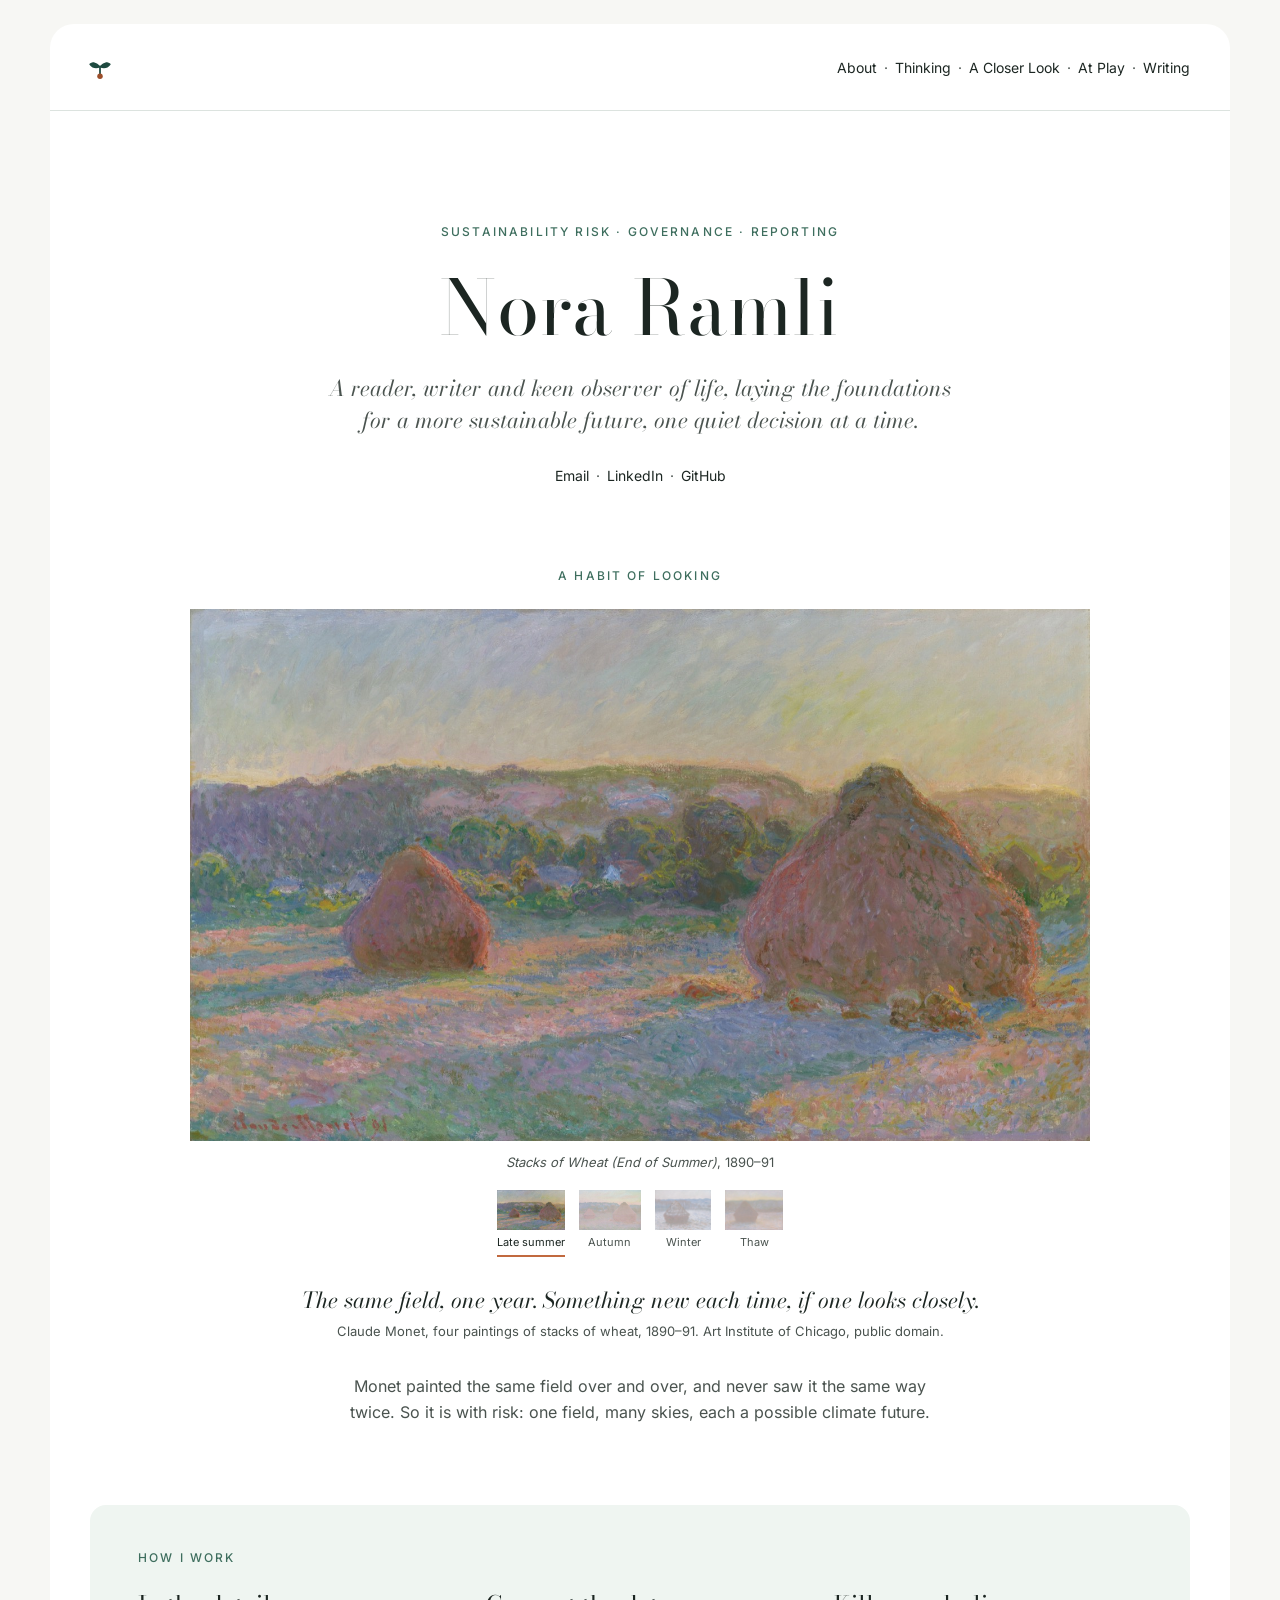
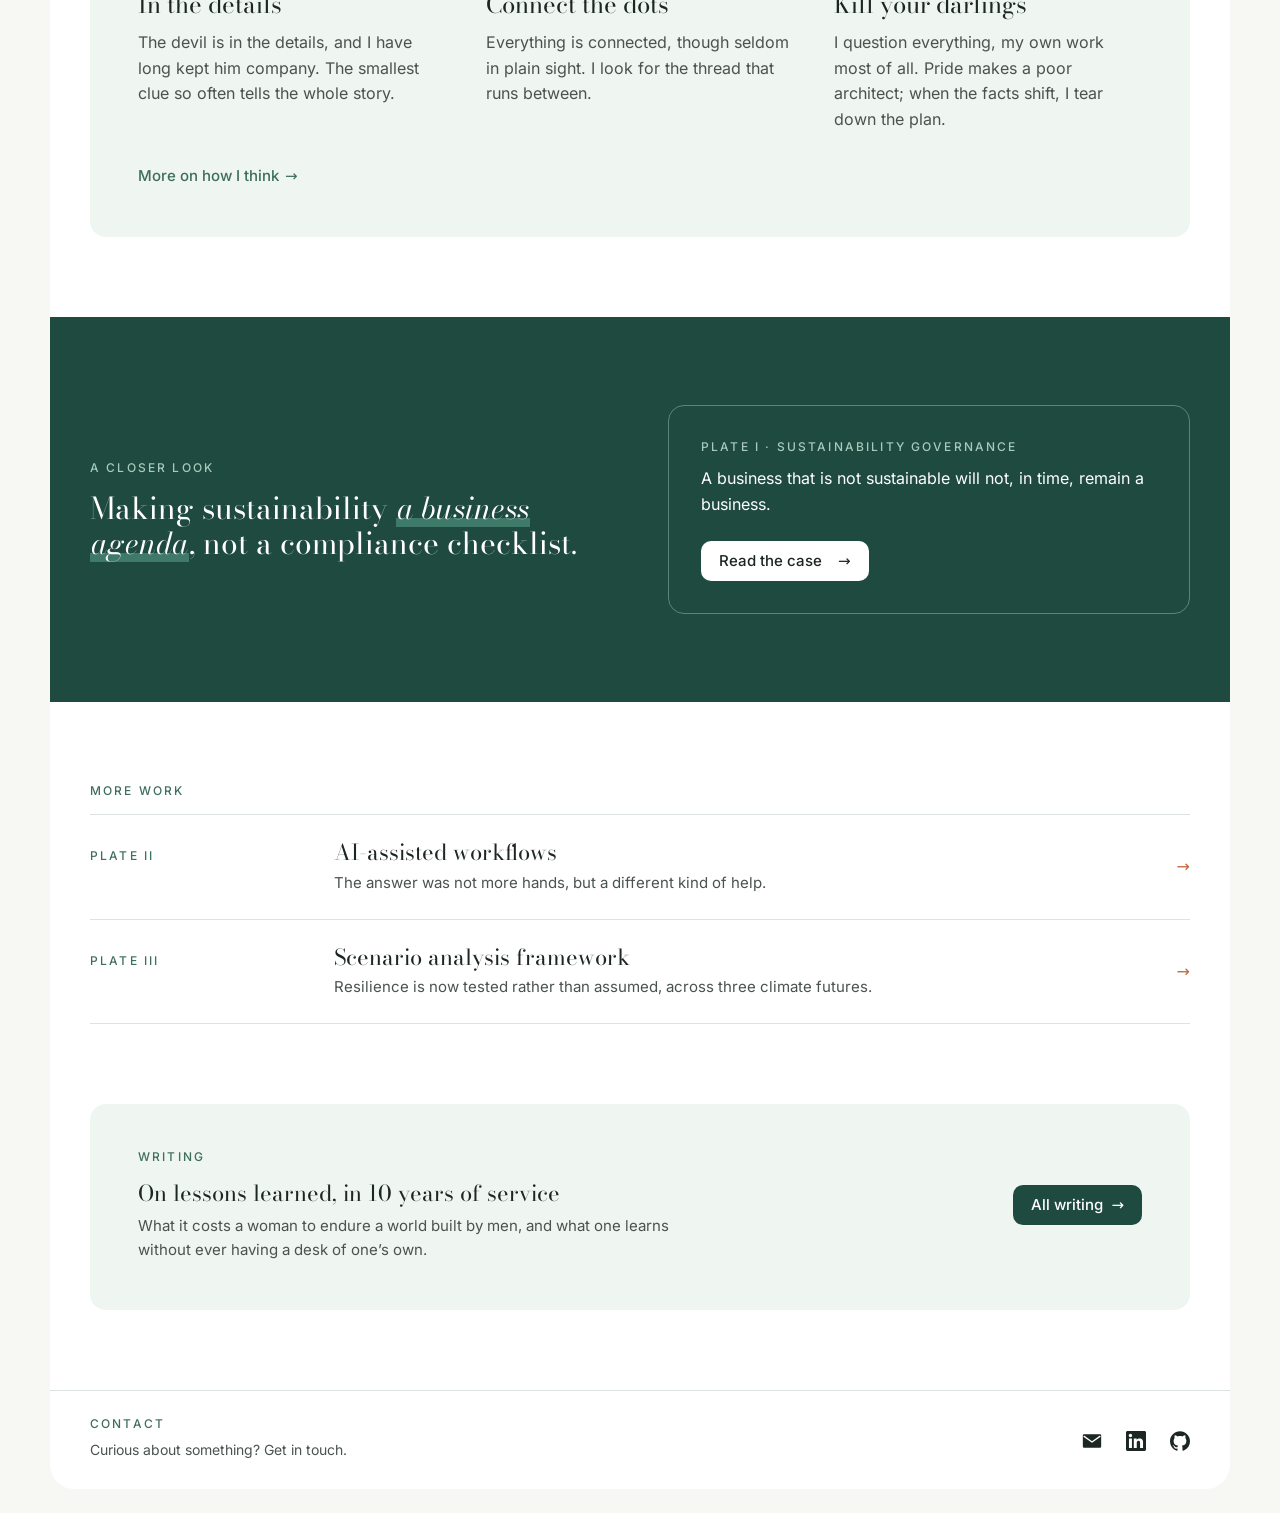
<file: index.html>
<!doctype html>
<html lang="en-GB">
<head>
  <meta charset="utf-8">
  <meta name="viewport" content="width=device-width, initial-scale=1">
  <title>Nora Ramli · Sustainability risk</title>
  <meta name="description" content="Nora Ramli: sustainability risk, governance and reporting. A reader, writer and keen observer of life, laying the foundations for a more sustainable future.">
  <!-- Share tags: how the page looks when a link is shared (e.g. on LinkedIn). The image address must be the full published address. -->
  <meta property="og:type" content="website">
  <meta property="og:site_name" content="Nora Ramli">
  <meta property="og:title" content="Nora Ramli · Sustainability risk">
  <meta property="og:description" content="Nora Ramli: sustainability risk, governance and reporting. A reader, writer and keen observer of life, laying the foundations for a more sustainable future.">
  <meta property="og:image" content="https://noraramli.github.io/assets/img/share.png">
  <meta property="og:image:width" content="1200">
  <meta property="og:image:height" content="630">
  <meta property="og:image:alt" content="Nora Ramli: sustainability risk, governance and reporting. A reader, writer and keen observer of life.">
  <!-- ?v= is the date of the last style or script change: a new date makes browsers fetch the new files, never mixing an old style sheet with a new page. Change it on every page together. -->
  <link rel="stylesheet" href="assets/styles.css?v=2026-11-08b">
  <!-- The seedling hint: each time Home opens, the name shows beside the seedling, then folds
       in (assets/site.js). Set before the page paints, so the name is there from the start.
       Skipped for visitors who reduce motion. -->
  <script>if(!matchMedia("(prefers-reduced-motion: reduce)").matches){document.documentElement.classList.add("seedling-hint")}</script>
  <!-- Favicon: a white Bodoni N on forest green -->
  <link rel="icon" type="image/png" sizes="32x32" href="assets/img/favicon-32.png">
  <link rel="icon" type="image/png" sizes="16x16" href="assets/img/favicon-16.png">
  <link rel="apple-touch-icon" href="assets/img/apple-touch-icon.png">
</head>
<body class="page-home">
  <a class="skip-link" href="#main">Skip to content</a>

  <div class="shell">
    <!-- Header: repeated on every page; change all pages together -->
    <header class="site-header wrap">
      <!-- On Home the name is the masthead below, so the header shows the seedling alone; pointing at it unfurls the name beside it -->
      <a class="wordmark" href="index.html"><svg class="wm-seed" viewBox="0 0 16 20" aria-hidden="true" focusable="false"><path class="wm-stem" pathLength="1" d="M8 16V9"/><path class="wm-leaf" d="M8 9q-5-5-8-2q3 4 8 2z"/><path class="wm-leaf" d="M8 9q5-5 8-2q-3 4-8 2z"/><circle class="wm-seed-dot" cx="8" cy="16.5" r="2.2"/></svg><span class="wm-reveal">Nora Ramli</span></a>
      <!-- Phone menu: assets/site.js shows this button below 768px; without JavaScript the links stay visible -->
      <button class="menu-toggle" type="button" aria-expanded="false" aria-controls="site-nav" hidden>Menu</button>
      <nav class="site-nav" id="site-nav" aria-label="Main">
        <ul>
          <li><a href="about.html">About</a></li>
          <li><a href="thinking.html">Thinking</a></li>
          <li><a href="casefiles.html">A Closer Look</a></li>
          <li><a href="at-play.html">At Play</a></li>
          <li><a href="writing.html">Writing</a></li>
        </ul>
      </nav>
    </header>

    <main id="main">
      <!-- Hero -->
      <section class="section hero wrap" aria-labelledby="hero-title">
        <p class="eyebrow"><span class="nowrap">Sustainability risk</span> <span class="sep-break" aria-hidden="true">·</span> <span class="nowrap">Governance · Reporting</span></p>
        <h1 id="hero-title" class="masthead">Nora Ramli</h1>
        <p class="hero-intro">A reader, writer and keen observer of life, laying the foundations for a more sustainable future, one quiet decision at a time.</p>
        <ul class="contact-links hero-links">
          <li><a href="mailto:norah.ramli@gmail.com">Email</a></li>
          <li><a href="https://www.linkedin.com/in/thisisnoraramli/" target="_blank" rel="me noopener">LinkedIn<span class="visually-hidden"> (opens in a new tab)</span></a></li>
          <li><a href="https://github.com/noraramli" target="_blank" rel="me noopener">GitHub<span class="visually-hidden"> (opens in a new tab)</span></a></li>
        </ul>
      </section>

      <!-- The same field, one year: Monet's Stacks of Wheat, public domain (CC0), Art Institute of Chicago.
           A viewer: one large painting, four thumbnails to switch season. Behaviour is in assets/site.js. -->
      <section class="section wrap" aria-label="The same field, one year">
        <p class="eyebrow series-eyebrow">A habit of looking</p>
        <figure class="series viewer" data-viewer>
          <div class="viewer-stage">
            <a class="viewer-link" href="https://www.artic.edu/artworks/64818" target="_blank" rel="noopener">
              <img class="viewer-image"
                   src="assets/img/monet-stacks-1-end-of-summer-1600.jpg"
                   srcset="assets/img/monet-stacks-1-end-of-summer-800.jpg 800w, assets/img/monet-stacks-1-end-of-summer-1600.jpg 1600w"
                   sizes="(min-width: 980px) 900px, calc(100vw - 48px)"
                   width="1600" height="945"
                   alt="Claude Monet, Stacks of Wheat (End of Summer): two wheat stacks casting long shadows across a field in low golden light.">
            <span class="visually-hidden"> (opens in a new tab)</span></a>
          </div>
          <p class="viewer-now" aria-live="polite"><i>Stacks of Wheat (End of Summer)</i>, 1890–91</p>

          <div class="viewer-thumbs" role="group" aria-label="Choose a season">
            <button type="button" aria-pressed="true"
                    data-name="1-end-of-summer" data-w="1600" data-h="945"
                    data-href="https://www.artic.edu/artworks/64818"
                    data-title="Stacks of Wheat (End of Summer)"
                    data-alt="Claude Monet, Stacks of Wheat (End of Summer): two wheat stacks casting long shadows across a field in low golden light.">
              <img src="assets/img/monet-stacks-1-end-of-summer-thumb.jpg" width="240" height="142" alt="">
              <span>Late summer</span>
            </button>
            <button type="button" aria-pressed="false"
                    data-name="2-autumn" data-w="1600" data-h="1042"
                    data-href="https://www.artic.edu/artworks/14624"
                    data-title="Stacks of Wheat (End of Day, Autumn)"
                    data-alt="Claude Monet, Stacks of Wheat (End of Day, Autumn): two wheat stacks in soft pinks and violets at sunset.">
              <img src="assets/img/monet-stacks-2-autumn-thumb.jpg" width="240" height="156" alt="">
              <span>Autumn</span>
            </button>
            <button type="button" aria-pressed="false"
                    data-name="3-winter" data-w="1600" data-h="1126"
                    data-href="https://www.artic.edu/artworks/111318"
                    data-title="Stack of Wheat"
                    data-alt="Claude Monet, Stack of Wheat: a single snow-dusted stack in a snowy field beneath low blue hills.">
              <img src="assets/img/monet-stacks-3-winter-thumb.jpg" width="240" height="169" alt="">
              <span>Winter</span>
            </button>
            <button type="button" aria-pressed="false"
                    data-name="4-thaw" data-w="1600" data-h="1113"
                    data-href="https://www.artic.edu/artworks/100191"
                    data-title="Stack of Wheat (Thaw, Sunset)"
                    data-alt="Claude Monet, Stack of Wheat (Thaw, Sunset): a lone stack in shadow on a thawing field, the last light on the horizon.">
              <img src="assets/img/monet-stacks-4-thaw-thumb.jpg" width="240" height="167" alt="">
              <span>Thaw</span>
            </button>
          </div>

          <figcaption>
            <p class="series-caption">The same field, one year. Something new each time, if one looks closely.</p>
            <p class="series-credit">Claude Monet, four paintings of stacks of wheat, 1890–91. Art Institute of Chicago, public domain.</p>
          </figcaption>
        </figure>
        <!-- Bridge from the paintings to How I work, in Nora's words -->
        <p class="series-bridge">Monet painted the same field over and over, and never saw it the same way twice. So it is with risk: one field, many skies, each a possible climate future.</p>
      </section>

      <!-- How I work: three principles, in Nora's words -->
      <section class="section wrap" aria-labelledby="how-title">
        <div class="panel-mint">
          <h2 id="how-title" class="eyebrow">How I work</h2>
          <div class="principles">
            <div class="principle">
              <h3>In the details</h3>
              <p>The devil is in the details, and I have long kept him company. The smallest clue so often tells the whole story.</p>
            </div>
            <div class="principle">
              <h3>Connect the dots</h3>
              <p>Everything is connected, though seldom in plain sight. I look for the thread that runs between.</p>
            </div>
            <div class="principle">
              <h3>Kill your darlings</h3>
              <p>I question everything, my own work most of all. Pride makes a poor architect; when the facts shift, I tear down the plan.</p>
            </div>
          </div>
          <a class="text-link" href="thinking.html">More on how I think <span aria-hidden="true">→</span></a>
        </div>
      </section>

      <!-- A closer look: one featured case, Nora's choice (CASE-01, Plate I).
           Summary: a short gist from that case's card (its description, with the opening "Yet" dropped). -->
      <section class="band-forest" aria-labelledby="featured-title">
        <div class="wrap band-inner featured">
          <div class="featured-head">
            <p class="eyebrow">A Closer Look</p>
            <h2 id="featured-title">Making sustainability <span class="mark">a&nbsp;business agenda</span>, not a compliance checklist.</h2>
          </div>
          <div class="card-outline">
            <p class="eyebrow">Plate I · Sustainability governance</p>
            <p>A business that is not sustainable will not, in time, remain a business.</p>
            <a class="button button-light" href="casefiles.html#case-01">Read the case<span class="visually-hidden"> about sustainability governance</span> <span aria-hidden="true">→</span></a>
          </div>
        </div>
      </section>

      <!-- More work: an editorial index, two entries only. Plate numbers and titles match A Closer Look;
           each teaser is a line from that case's card that says what the work did. -->
      <section class="section wrap" aria-labelledby="more-title">
        <h2 id="more-title" class="eyebrow">More work</h2>
        <ol class="index-list">
          <li>
            <a href="casefiles.html#case-02">
              <span class="index-meta">Plate II</span>
              <span class="index-body">
                <span class="index-title">AI-assisted workflows</span>
                <span class="index-teaser">The answer was not more hands, but a different kind of help.</span>
              </span>
              <span class="index-arrow" aria-hidden="true">→</span>
            </a>
          </li>
          <li>
            <a href="casefiles.html#case-03">
              <span class="index-meta">Plate III</span>
              <span class="index-body">
                <span class="index-title">Scenario analysis framework</span>
                <span class="index-teaser">Resilience is now tested rather than assumed, across three climate futures.</span>
              </span>
              <span class="index-arrow" aria-hidden="true">→</span>
            </a>
          </li>
        </ol>
      </section>

      <!-- Writing: the latest essay (opens on LinkedIn in a new tab), and a way to the Writing page -->
      <section class="section wrap" aria-labelledby="writing-title">
        <div class="teaser panel-mint">
          <div>
            <h2 id="writing-title" class="eyebrow">Writing</h2>
            <h3 class="teaser-title"><a href="https://www.linkedin.com/pulse/lessons-learned-10-years-service-nora-ramli-vwdtc/" target="_blank" rel="noopener">On lessons learned, in 10 years of service<span class="visually-hidden"> (opens in a new tab)</span></a></h3>
            <!-- The essay's pulled line, as on the Writing page -->
            <p class="teaser-meta">What it costs a woman to endure a world built by men, and what one learns without ever having a desk of one’s own.</p>
          </div>
          <a class="button" href="writing.html">All writing <span aria-hidden="true">→</span></a>
        </div>
      </section>
    </main>

    <!-- Footer: repeated on every page; change all pages together -->
    <footer class="site-footer wrap" id="contact">
      <div class="footer-invite">
        <h2 class="eyebrow">Contact</h2>
        <p>Curious about something? Get in touch.</p>
      </div>
      <!-- LinkedIn and GitHub marks from Simple Icons (simpleicons.org), CC0; envelope drawn for this site -->
      <ul class="icon-links">
        <li>
          <a href="mailto:norah.ramli@gmail.com" aria-label="Email" title="norah.ramli@gmail.com">
            <svg viewBox="0 0 24 24" aria-hidden="true" focusable="false"><path d="M2.5 4h19A1.5 1.5 0 0 1 23 5.5v13a1.5 1.5 0 0 1-1.5 1.5h-19A1.5 1.5 0 0 1 1 18.5v-13A1.5 1.5 0 0 1 2.5 4z"/><path class="icon-cut" d="M2.5 6.5 12 13.25l9.5-6.75"/></svg>
          </a>
        </li>
        <li>
          <a href="https://www.linkedin.com/in/thisisnoraramli/" target="_blank" rel="me noopener" aria-label="LinkedIn (opens in a new tab)" title="LinkedIn">
            <svg viewBox="0 0 24 24" aria-hidden="true" focusable="false"><path d="M20.447 20.452h-3.554v-5.569c0-1.328-.027-3.037-1.852-3.037-1.853 0-2.136 1.445-2.136 2.939v5.667H9.351V9h3.414v1.561h.046c.477-.71 1.637-1.452 3.37-1.452 3.601 0 4.267 2.37 4.267 4.455v6.286zM5.337 7.433c-1.144 0-2.063-.926-2.063-2.065 0-1.138.92-2.063 2.063-2.063 1.14 0 2.064.925 2.064 2.063 0 1.139-.925 2.065-2.064 2.065zm1.782 13.019H3.555V9h3.564v11.452zM22.225 0H1.771C.792 0 0 .774 0 1.729v20.542C0 23.227.792 24 1.771 24h20.451C23.2 24 24 23.227 24 22.271V1.729C24 .774 23.2 0 22.222 0h.003z"/></svg>
          </a>
        </li>
        <li>
          <a href="https://github.com/noraramli" target="_blank" rel="me noopener" aria-label="GitHub (opens in a new tab)" title="GitHub">
            <svg viewBox="0 0 24 24" aria-hidden="true" focusable="false"><path d="M12 .297c-6.63 0-12 5.373-12 12 0 5.303 3.438 9.8 8.205 11.385.6.113.82-.258.82-.577 0-.285-.01-1.04-.015-2.04-3.338.724-4.042-1.61-4.042-1.61C4.422 18.07 3.633 17.7 3.633 17.7c-1.087-.744.084-.729.084-.729 1.205.084 1.838 1.236 1.838 1.236 1.07 1.835 2.809 1.305 3.495.998.108-.776.417-1.305.76-1.605-2.665-.3-5.466-1.332-5.466-5.93 0-1.31.465-2.38 1.235-3.22-.135-.303-.54-1.523.105-3.176 0 0 1.005-.322 3.3 1.23.96-.267 1.98-.399 3-.405 1.02.006 2.04.138 3 .405 2.28-1.552 3.285-1.23 3.285-1.23.645 1.653.24 2.873.12 3.176.765.84 1.23 1.91 1.23 3.22 0 4.61-2.805 5.625-5.475 5.92.42.36.81 1.096.81 2.22 0 1.606-.015 2.896-.015 3.286 0 .315.21.69.825.57C20.565 22.092 24 17.592 24 12.297c0-6.627-5.373-12-12-12"/></svg>
          </a>
        </li>
      </ul>
    </footer>
  </div>

  <script src="assets/site.js?v=2026-11-08b" defer></script>
</body>
</html>
</file>
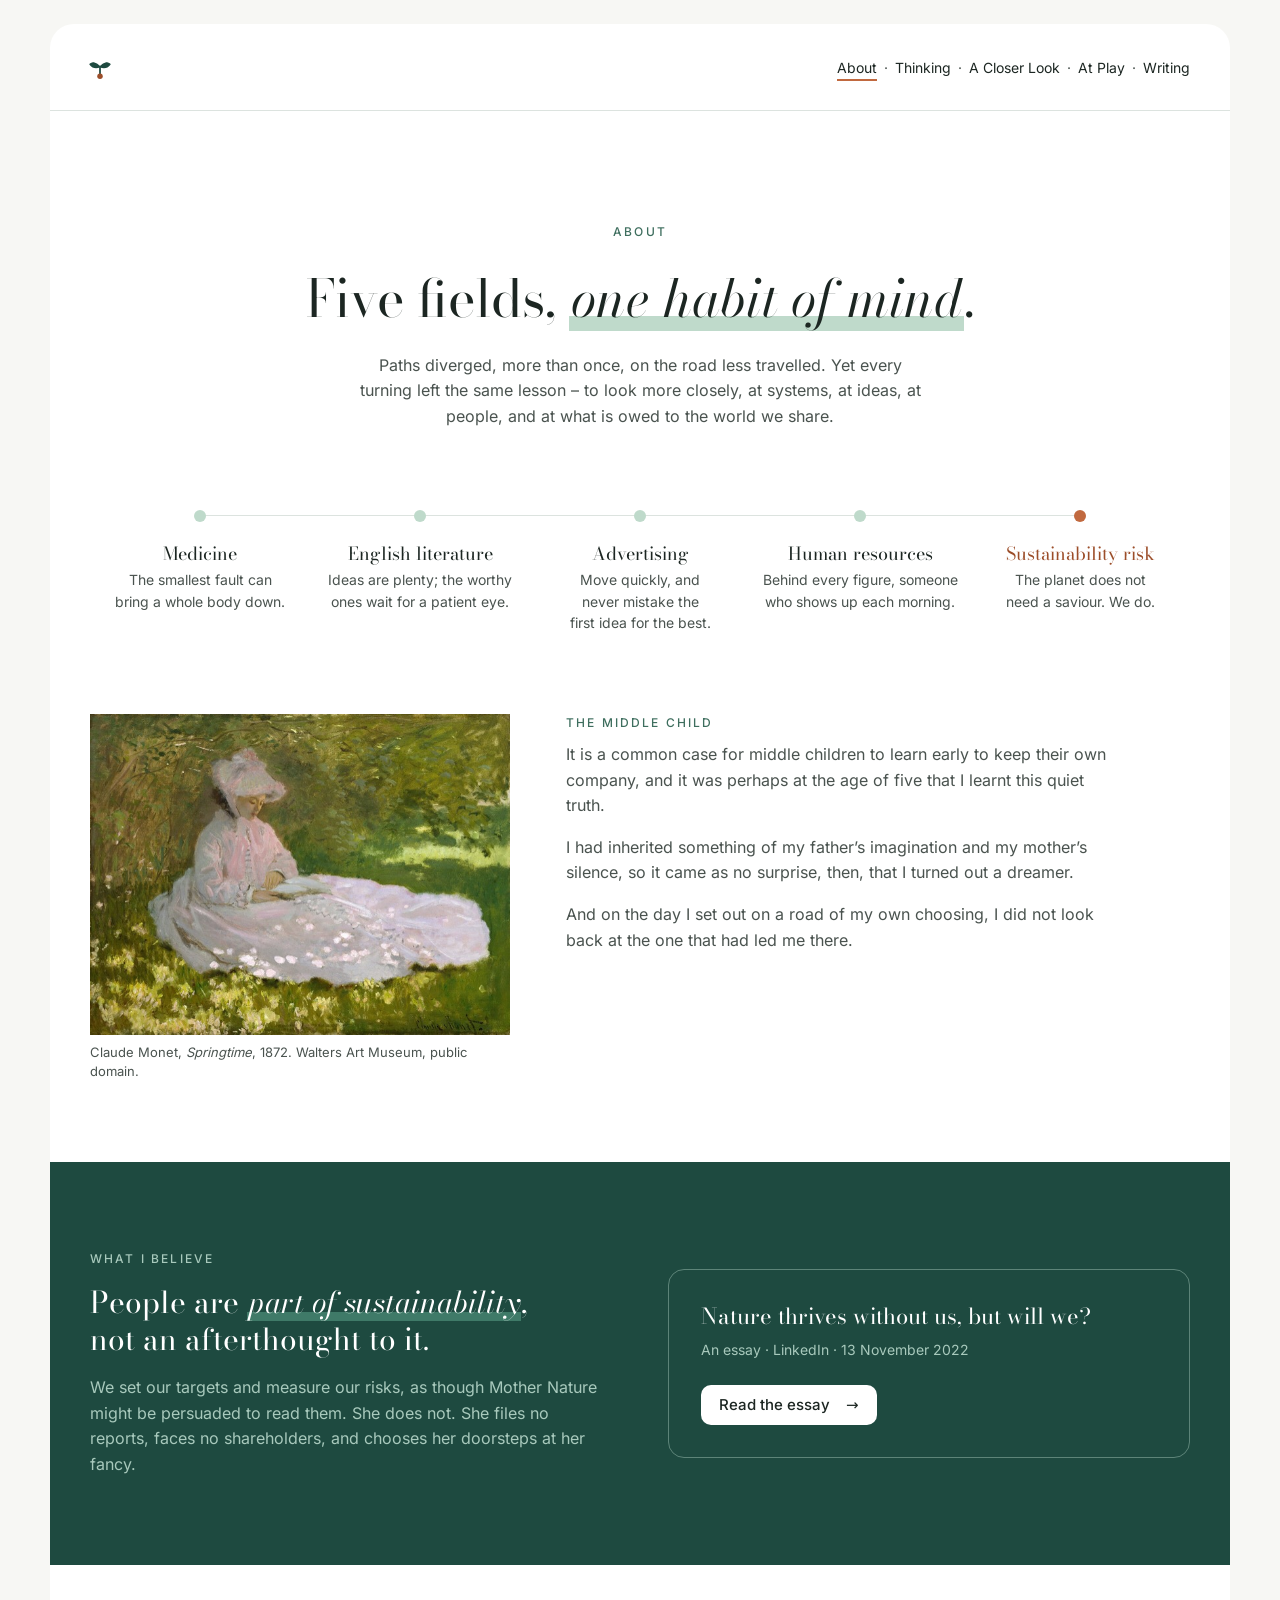
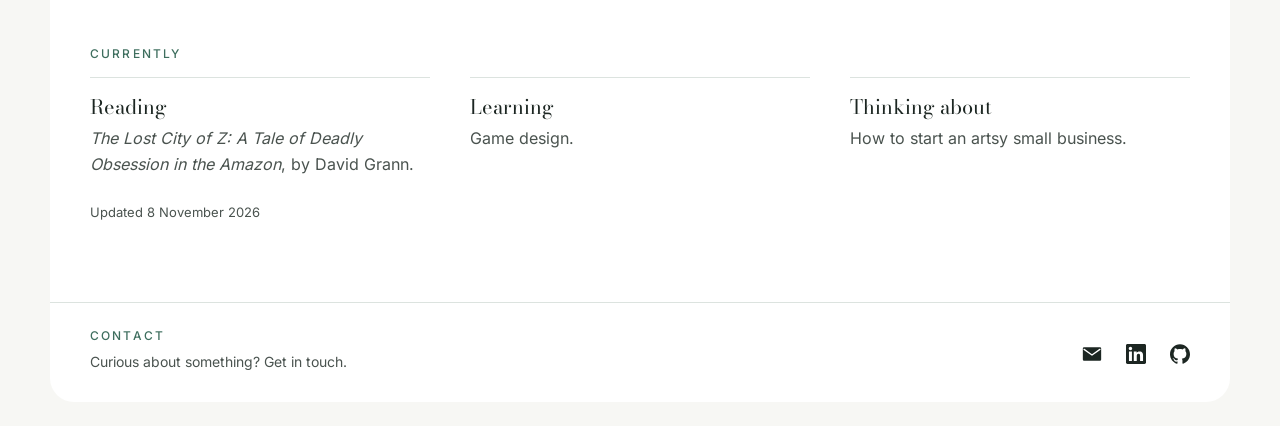
<file: about.html>
<!doctype html>
<html lang="en-GB">
<head>
  <meta charset="utf-8">
  <meta name="viewport" content="width=device-width, initial-scale=1">
  <title>About · Nora Ramli</title>
  <meta name="description" content="Five fields, one habit of mind: Nora Ramli’s route from medicine, English literature, advertising and human resources into sustainability risk.">
  <!-- Share tags: how the page looks when a link is shared (e.g. on LinkedIn). The image address must be the full published address. -->
  <meta property="og:type" content="website">
  <meta property="og:site_name" content="Nora Ramli">
  <meta property="og:title" content="About · Nora Ramli">
  <meta property="og:description" content="Five fields, one habit of mind: Nora Ramli’s route from medicine, English literature, advertising and human resources into sustainability risk.">
  <meta property="og:image" content="https://noraramli.github.io/assets/img/share.png">
  <meta property="og:image:width" content="1200">
  <meta property="og:image:height" content="630">
  <meta property="og:image:alt" content="Nora Ramli: sustainability risk, governance and reporting. A reader, writer and keen observer of life.">
  <!-- ?v= is the date of the last style or script change: a new date makes browsers fetch the new files, never mixing an old style sheet with a new page. Change it on every page together. -->
  <link rel="stylesheet" href="assets/styles.css?v=2026-11-08b">
  <!-- Favicon: a white Bodoni N on forest green -->
  <link rel="icon" type="image/png" sizes="32x32" href="assets/img/favicon-32.png">
  <link rel="icon" type="image/png" sizes="16x16" href="assets/img/favicon-16.png">
  <link rel="apple-touch-icon" href="assets/img/apple-touch-icon.png">
</head>
<body class="page-about">
  <a class="skip-link" href="#main">Skip to content</a>

  <div class="shell">
    <!-- Header: repeated on every page; change all pages together -->
    <header class="site-header wrap">
      <a class="wordmark" href="index.html"><svg class="wm-seed" viewBox="0 0 16 20" aria-hidden="true" focusable="false"><path class="wm-stem" pathLength="1" d="M8 16V9"/><path class="wm-leaf" d="M8 9q-5-5-8-2q3 4 8 2z"/><path class="wm-leaf" d="M8 9q5-5 8-2q-3 4-8 2z"/><circle class="wm-seed-dot" cx="8" cy="16.5" r="2.2"/></svg><span class="wm-reveal">Nora Ramli</span></a>
      <!-- Phone menu: assets/site.js shows this button below 768px; without JavaScript the links stay visible -->
      <button class="menu-toggle" type="button" aria-expanded="false" aria-controls="site-nav" hidden>Menu</button>
      <nav class="site-nav" id="site-nav" aria-label="Main">
        <ul>
          <li><a href="about.html" aria-current="page">About</a></li>
          <li><a href="thinking.html">Thinking</a></li>
          <li><a href="casefiles.html">A Closer Look</a></li>
          <li><a href="at-play.html">At Play</a></li>
          <li><a href="writing.html">Writing</a></li>
        </ul>
      </nav>
    </header>

    <main id="main">
      <!-- Hero: headline and intro in Nora’s words -->
      <section class="section hero wrap" aria-labelledby="hero-title">
        <p class="eyebrow">About</p>
        <h1 id="hero-title">Five fields, <span class="mark">one habit of mind</span>.</h1>
        <p class="hero-lede">Paths diverged, more than once, on the road less travelled. Yet every turning left the same lesson – to look more closely, at systems, at ideas, at people, and at what is owed to the world we share.</p>
      </section>

      <!-- The route: five stops, the last one is "now". Across on desktop, down on phones and tablets. -->
      <section class="section wrap" aria-labelledby="route-title">
        <h2 id="route-title" class="visually-hidden">The route</h2>
        <ol class="route">
          <li>
            <p class="route-name">Medicine</p>
            <p class="route-note">The smallest fault can bring a whole body down.</p>
          </li>
          <li>
            <p class="route-name">English literature</p>
            <p class="route-note">Ideas are plenty; the worthy ones wait for a patient eye.</p>
          </li>
          <li>
            <p class="route-name">Advertising</p>
            <p class="route-note">Move quickly, and never mistake the first idea for the best.</p>
          </li>
          <li>
            <p class="route-name">Human resources</p>
            <p class="route-note">Behind every figure, someone who shows up each morning.</p>
          </li>
          <li class="route-now" aria-current="step">
            <p class="route-name">Sustainability risk<span class="visually-hidden"> (now)</span></p>
            <p class="route-note">The planet does not need a saviour. We do.</p>
          </li>
        </ol>
      </section>

      <!-- The middle child: a short scene in Nora's words, beside Monet's Springtime
           (1872, Walters Art Museum, public domain). Never cropped or recoloured. -->
      <section class="section wrap" aria-labelledby="moment-title">
        <div class="moment">
          <figure class="moment-art">
            <img src="assets/img/monet-springtime-640.jpg"
                 srcset="assets/img/monet-springtime-640.jpg 640w, assets/img/monet-springtime-1280.jpg 1280w"
                 sizes="(min-width: 768px) 320px, calc(100vw - 32px)"
                 width="640" height="489"
                 alt="Claude Monet, Springtime: a woman in a pale dress sits alone on the grass beneath a tree, reading, in dappled spring light.">
            <figcaption>Claude Monet, <i>Springtime</i>, 1872. Walters Art Museum, public domain.</figcaption>
          </figure>
          <div class="moment-text">
            <h2 id="moment-title" class="eyebrow">The middle child</h2>
            <p>It is a common case for middle children to learn early to keep their own company, and it was perhaps at the age of five that I learnt this quiet truth.</p>
            <p>I had inherited something of my father’s imagination and my mother’s silence, so it came as no surprise, then, that I turned out a dreamer.</p>
            <p>And on the day I set out on a road of my own choosing, I did not look back at the one that had led me there.</p>
          </div>
        </div>
      </section>

      <!-- What I believe: headline and paragraph in Nora’s words -->
      <section class="band-forest" aria-labelledby="believe-title">
        <div class="wrap believe featured">
          <div class="featured-head">
            <p class="eyebrow">What I believe</p>
            <h2 id="believe-title">People are <span class="mark">part of sustainability</span>, not an afterthought to it.</h2>
            <p>We set our targets and measure our risks, as though Mother Nature might be persuaded to read them. She does not. She files no reports, faces no shareholders, and chooses her doorsteps at her fancy.</p>
          </div>
          <!-- The essay, in the same outlined card and white button as Home's "A Closer Look" -->
          <div class="card-outline believe-essay">
            <p class="believe-essay-title">Nature thrives without us, but will we?</p>
            <p class="believe-essay-meta">An essay · LinkedIn · 13 November 2022</p>
            <a class="button button-light" href="https://www.linkedin.com/pulse/nature-thrives-without-us-we-nora-ramli/" target="_blank" rel="noopener">Read the essay<span class="visually-hidden">: Nature thrives without us, but will we? (opens in a new tab)</span> <span aria-hidden="true">→</span></a>
          </div>
        </div>
      </section>

      <!-- Currently: what Nora is reading, learning and thinking about now. Update every few months. -->
      <section class="section wrap" aria-labelledby="currently-title">
        <h2 id="currently-title" class="eyebrow">Currently</h2>
        <dl class="currently">
          <div>
            <dt>Reading</dt>
            <dd><i>The Lost City of Z: A Tale of Deadly Obsession in the Amazon</i>, by David Grann.</dd>
          </div>
          <div>
            <dt>Learning</dt>
            <dd>Game design.</dd>
          </div>
          <div>
            <dt>Thinking about</dt>
            <dd>How to start an artsy small business.</dd>
          </div>
        </dl>
        <p class="currently-updated">Updated <time datetime="2026-11-08">8 November 2026</time></p>
      </section>
    </main>

    <!-- Footer: repeated on every page; change all pages together -->
    <footer class="site-footer wrap" id="contact">
      <div class="footer-invite">
        <h2 class="eyebrow">Contact</h2>
        <p>Curious about something? Get in touch.</p>
      </div>
      <!-- LinkedIn and GitHub marks from Simple Icons (simpleicons.org), CC0; envelope drawn for this site -->
      <ul class="icon-links">
        <li>
          <a href="mailto:norah.ramli@gmail.com" aria-label="Email" title="norah.ramli@gmail.com">
            <svg viewBox="0 0 24 24" aria-hidden="true" focusable="false"><path d="M2.5 4h19A1.5 1.5 0 0 1 23 5.5v13a1.5 1.5 0 0 1-1.5 1.5h-19A1.5 1.5 0 0 1 1 18.5v-13A1.5 1.5 0 0 1 2.5 4z"/><path class="icon-cut" d="M2.5 6.5 12 13.25l9.5-6.75"/></svg>
          </a>
        </li>
        <li>
          <a href="https://www.linkedin.com/in/thisisnoraramli/" target="_blank" rel="me noopener" aria-label="LinkedIn (opens in a new tab)" title="LinkedIn">
            <svg viewBox="0 0 24 24" aria-hidden="true" focusable="false"><path d="M20.447 20.452h-3.554v-5.569c0-1.328-.027-3.037-1.852-3.037-1.853 0-2.136 1.445-2.136 2.939v5.667H9.351V9h3.414v1.561h.046c.477-.71 1.637-1.452 3.37-1.452 3.601 0 4.267 2.37 4.267 4.455v6.286zM5.337 7.433c-1.144 0-2.063-.926-2.063-2.065 0-1.138.92-2.063 2.063-2.063 1.14 0 2.064.925 2.064 2.063 0 1.139-.925 2.065-2.064 2.065zm1.782 13.019H3.555V9h3.564v11.452zM22.225 0H1.771C.792 0 0 .774 0 1.729v20.542C0 23.227.792 24 1.771 24h20.451C23.2 24 24 23.227 24 22.271V1.729C24 .774 23.2 0 22.222 0h.003z"/></svg>
          </a>
        </li>
        <li>
          <a href="https://github.com/noraramli" target="_blank" rel="me noopener" aria-label="GitHub (opens in a new tab)" title="GitHub">
            <svg viewBox="0 0 24 24" aria-hidden="true" focusable="false"><path d="M12 .297c-6.63 0-12 5.373-12 12 0 5.303 3.438 9.8 8.205 11.385.6.113.82-.258.82-.577 0-.285-.01-1.04-.015-2.04-3.338.724-4.042-1.61-4.042-1.61C4.422 18.07 3.633 17.7 3.633 17.7c-1.087-.744.084-.729.084-.729 1.205.084 1.838 1.236 1.838 1.236 1.07 1.835 2.809 1.305 3.495.998.108-.776.417-1.305.76-1.605-2.665-.3-5.466-1.332-5.466-5.93 0-1.31.465-2.38 1.235-3.22-.135-.303-.54-1.523.105-3.176 0 0 1.005-.322 3.3 1.23.96-.267 1.98-.399 3-.405 1.02.006 2.04.138 3 .405 2.28-1.552 3.285-1.23 3.285-1.23.645 1.653.24 2.873.12 3.176.765.84 1.23 1.91 1.23 3.22 0 4.61-2.805 5.625-5.475 5.92.42.36.81 1.096.81 2.22 0 1.606-.015 2.896-.015 3.286 0 .315.21.69.825.57C20.565 22.092 24 17.592 24 12.297c0-6.627-5.373-12-12-12"/></svg>
          </a>
        </li>
      </ul>
    </footer>
  </div>

  <script src="assets/site.js?v=2026-11-08b" defer></script>
</body>
</html>
</file>
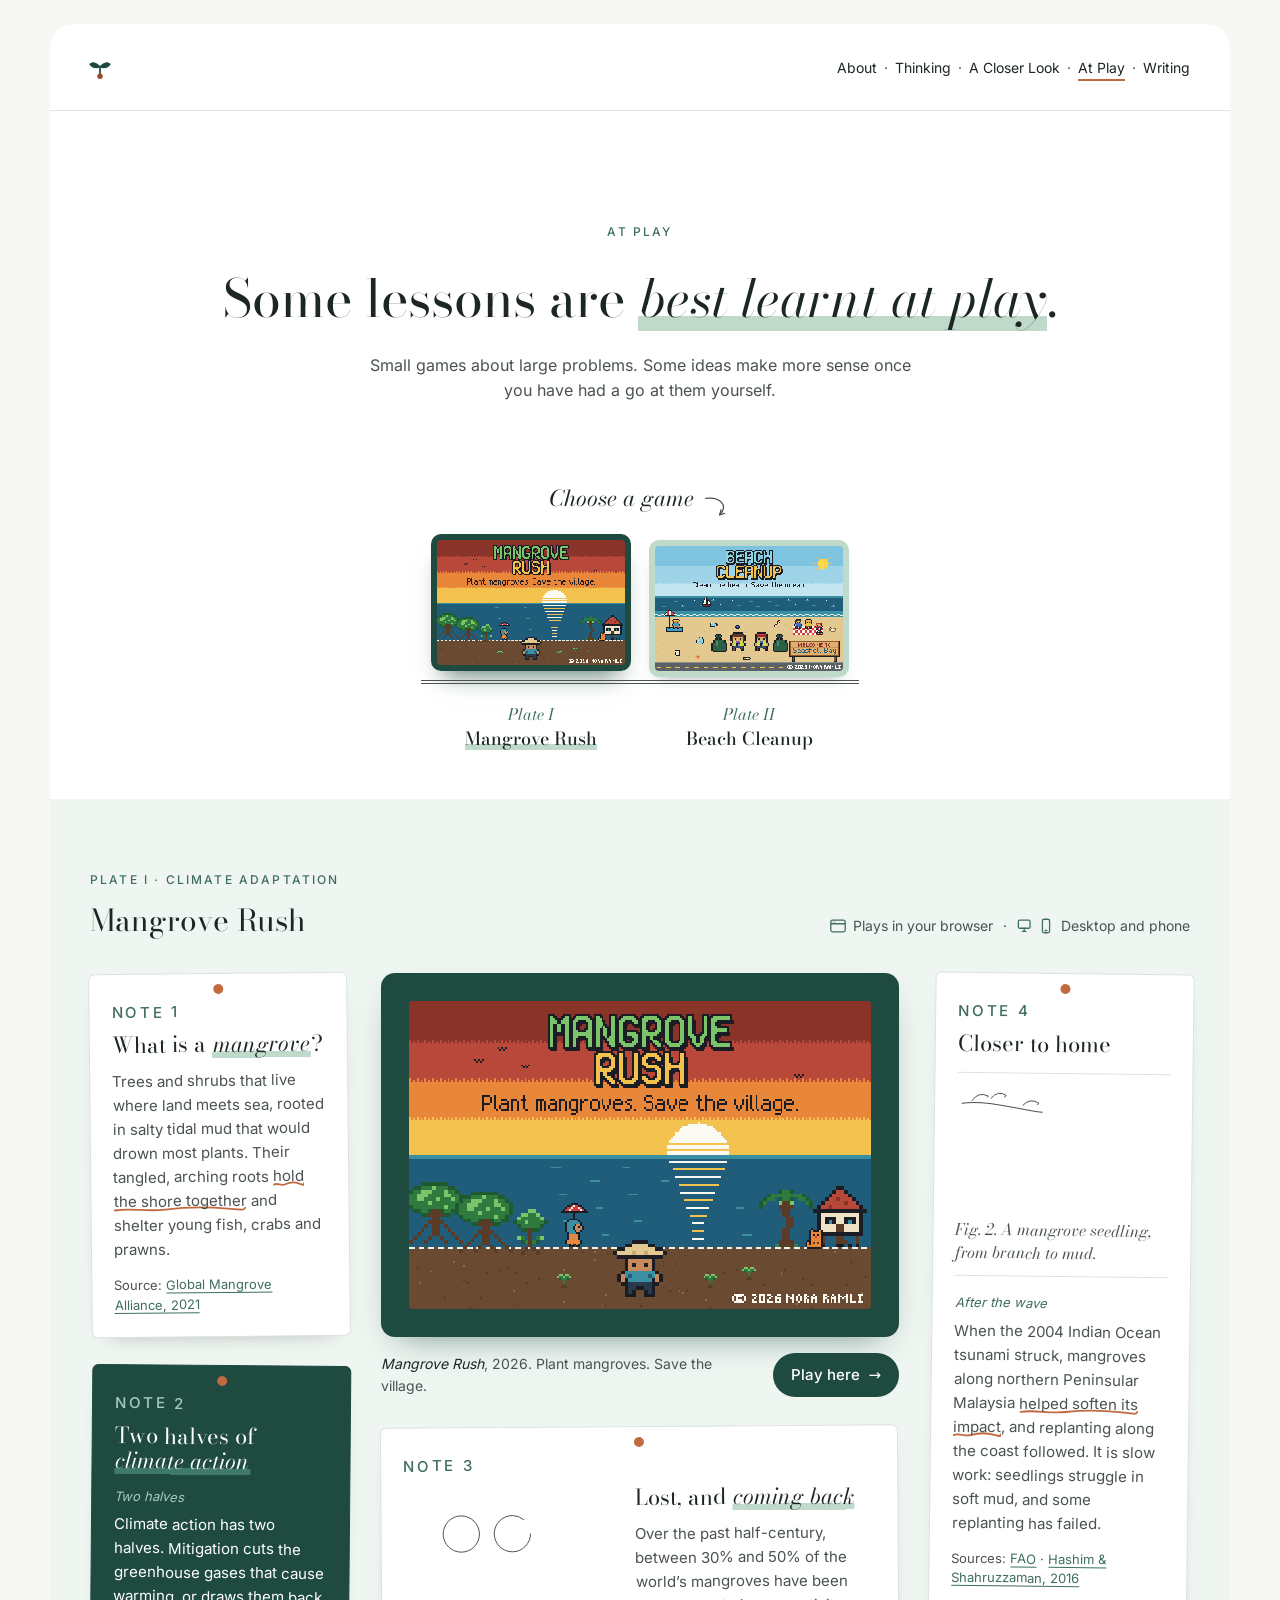
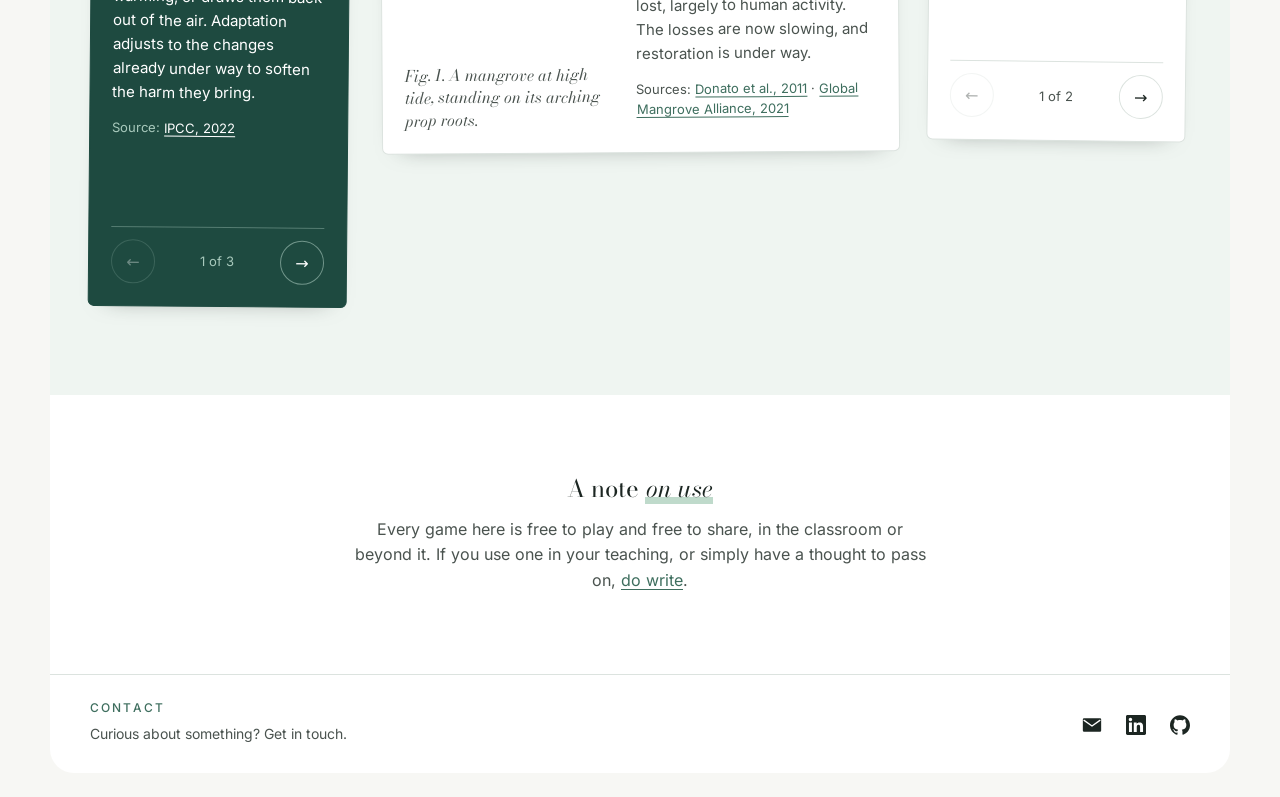
<file: at-play.html>
<!doctype html>
<html lang="en-GB">
<head>
  <meta charset="utf-8">
  <meta name="viewport" content="width=device-width, initial-scale=1">
  <title>At Play · Nora Ramli</title>
  <meta name="description" content="Small games about climate and nature, with short notes to read before you play. Plate I: Mangrove Rush. Plate II: Beach Cleanup.">
  <!-- Share tags: how the page looks when a link is shared (e.g. on LinkedIn). The image address must be the full published address. -->
  <meta property="og:type" content="website">
  <meta property="og:site_name" content="Nora Ramli">
  <meta property="og:title" content="At Play · Nora Ramli">
  <meta property="og:description" content="Small games about climate and nature, with short notes to read before you play. Plate I: Mangrove Rush. Plate II: Beach Cleanup.">
  <meta property="og:image" content="https://noraramli.github.io/assets/img/share.png">
  <meta property="og:image:width" content="1200">
  <meta property="og:image:height" content="630">
  <meta property="og:image:alt" content="Nora Ramli: sustainability risk, governance and reporting. A reader, writer and keen observer of life.">
  <!-- ?v= is the date of the last style or script change: a new date makes browsers fetch the new files, never mixing an old style sheet with a new page. Change it on every page together. -->
  <link rel="stylesheet" href="assets/styles.css?v=2026-11-08b">
  <!-- Favicon: a white Bodoni N on forest green -->
  <link rel="icon" type="image/png" sizes="32x32" href="assets/img/favicon-32.png">
  <link rel="icon" type="image/png" sizes="16x16" href="assets/img/favicon-16.png">
  <link rel="apple-touch-icon" href="assets/img/apple-touch-icon.png">
</head>
<body class="page-play">
  <a class="skip-link" href="#main">Skip to content</a>

  <div class="shell">
    <!-- Header: repeated on every page; change all pages together -->
    <header class="site-header wrap">
      <a class="wordmark" href="index.html"><svg class="wm-seed" viewBox="0 0 16 20" aria-hidden="true" focusable="false"><path class="wm-stem" pathLength="1" d="M8 16V9"/><path class="wm-leaf" d="M8 9q-5-5-8-2q3 4 8 2z"/><path class="wm-leaf" d="M8 9q5-5 8-2q-3 4-8 2z"/><circle class="wm-seed-dot" cx="8" cy="16.5" r="2.2"/></svg><span class="wm-reveal">Nora Ramli</span></a>
      <!-- Phone menu: assets/site.js shows this button below 768px; without JavaScript the links stay visible -->
      <button class="menu-toggle" type="button" aria-expanded="false" aria-controls="site-nav" hidden>Menu</button>
      <nav class="site-nav" id="site-nav" aria-label="Main">
        <ul>
          <li><a href="about.html">About</a></li>
          <li><a href="thinking.html">Thinking</a></li>
          <li><a href="casefiles.html">A Closer Look</a></li>
          <li><a href="at-play.html" aria-current="page">At Play</a></li>
          <li><a href="writing.html">Writing</a></li>
        </ul>
      </nav>
    </header>

    <main id="main">
      <!-- Intro: Nora's words -->
      <section class="section hero wrap" aria-labelledby="hero-title">
        <p class="eyebrow">At Play</p>
        <h1 id="hero-title">Some lessons are <span class="mark">best learnt at play</span>.</h1>
        <p class="hero-lede play-lede">Small games about large problems. Some ideas make more sense once you have had a go at them yourself.</p>
      </section>

      <!-- The shelf: a small picture of each game. Choosing one shows its plate below, in place
           (assets/site.js); Mangrove Rush shows first. Each is a link to its plate, so at-play.html#beach-cleanup
           opens with that game chosen. Without JavaScript, every plate shows, one after another. -->
      <nav class="play-shelf wrap" aria-label="Games">
        <p class="shelf-hint">Choose a game<svg class="shelf-arrow" viewBox="0 0 34 30" aria-hidden="true" focusable="false"><path d="M4 5C22 3 30 14 20 24"/><path d="M21.6 18.2L20 24L25.8 22.4"/></svg></p>
        <ul class="shelf-list">
          <li>
            <a class="shelf-item" href="#mangrove-rush" data-plate="mangrove-rush">
              <span class="shelf-stand"><span class="shelf-mount"><img src="assets/img/mangrove-rush.png" width="960" height="640" alt=""></span></span>
              <span class="shelf-plate">Plate I</span>
              <span class="shelf-title"><span>Mangrove Rush</span></span>
            </a>
          </li>
          <li>
            <a class="shelf-item" href="#beach-cleanup" data-plate="beach-cleanup">
              <span class="shelf-stand"><span class="shelf-mount"><img src="assets/img/beach-cleanup.png" width="960" height="640" alt=""></span></span>
              <span class="shelf-plate">Plate II</span>
              <span class="shelf-title"><span>Beach Cleanup</span></span>
            </a>
          </li>
        </ul>
      </nav>

      <!-- A plate: one game, with four notes around it. Each plate is a self-contained block:
           to add Plate II, copy this whole <section> and change its contents and ids.
           Notes and sources are in Nora's words; each source opens in a new tab. -->
      <section class="band-mint play-plate" id="mangrove-rush" aria-labelledby="plate-1-title">
        <div class="wrap">
          <div class="plate-head">
            <div>
              <p class="eyebrow">Plate I · Climate adaptation</p>
              <h2 id="plate-1-title">Mangrove Rush</h2>
            </div>
            <p class="plate-meta">
              <span class="meta-item"><svg class="meta-icon" viewBox="0 0 20 20" aria-hidden="true" focusable="false"><rect x="2" y="3.5" width="16" height="13" rx="2"/><path d="M2 7.5h16"/><circle cx="4.75" cy="5.5" r=".6"/><circle cx="6.75" cy="5.5" r=".6"/></svg>Plays in your browser</span>
              <span class="meta-sep" aria-hidden="true">·</span>
              <span class="meta-item"><svg class="meta-icon" viewBox="0 0 20 20" aria-hidden="true" focusable="false"><rect x="1.5" y="3.5" width="13" height="9" rx="1.5"/><path d="M6 16h4M8 12.5V16"/></svg><svg class="meta-icon" viewBox="0 0 20 20" aria-hidden="true" focusable="false"><rect x="6" y="2.5" width="8" height="15" rx="2"/><path d="M9 15h2"/></svg>Desktop and phone</span>
            </p>
          </div>

          <!-- In reading order: the game, then notes 1 to 4. On wide screens the grid places
               notes 1 and 2 on the left, the game and note 3 in the centre, note 4 on the right. -->
          <div class="plate-grid">
            <!-- The game, framed like a painting -->
            <div class="game-block">
              <div class="game-mount">
                <a class="game-link" href="https://noraramli.itch.io/mangrove-rush" target="_blank" rel="noopener">
                  <img class="game-shot" src="assets/img/mangrove-rush.png" width="960" height="640" alt="Mangrove Rush title screen: a pixel-art coastal village at sunset, with mangroves on the left and a stilt house on the right.">
                  <span class="visually-hidden"> (opens in a new tab)</span>
                </a>
              </div>
              <div class="game-foot">
                <p class="game-caption"><i>Mangrove Rush</i>, 2026. Plant mangroves. Save the village.</p>
                <a class="button button-pill" href="https://noraramli.itch.io/mangrove-rush" target="_blank" rel="noopener">Play here <span aria-hidden="true">→</span><span class="visually-hidden"> (opens in a new tab)</span></a>
              </div>
            </div>

            <article class="note note-1" aria-labelledby="note-1-title">
              <span class="note-pin" aria-hidden="true"></span>
              <p class="note-label">Note 1</p>
              <h3 id="note-1-title">What is a <span class="mark">mangrove</span>?</h3>
              <p>Trees and shrubs that live where land meets sea, rooted in salty tidal mud that would drown most plants. Their tangled, arching roots <span class="scribble">hold the shore together</span> and shelter young fish, crabs and prawns.</p>
              <p class="note-source">Source: <a href="https://www.nature.org/en-us/what-we-do/our-insights/perspectives/state-of-world-mangroves/" target="_blank" rel="noopener">Global Mangrove Alliance, 2021<span class="visually-hidden"> (opens in a new tab)</span></a></p>
            </article>

            <!-- Note 2: three pages with arrows (assets/site.js). Without JavaScript, all three pages show in turn.
                 Each page names its source. -->
            <article class="note note-2 note-forest note-flip" aria-labelledby="note-2-title" data-flip>
              <span class="note-pin" aria-hidden="true"></span>
              <p class="note-label">Note 2</p>
              <h3 id="note-2-title">Two halves of <span class="mark">climate action</span></h3>
              <div class="flip-pages">
                <div class="flip-page" id="note-2-page-1" role="group" aria-label="Page 1 of 3">
                  <p class="flip-kicker">Two halves</p>
                  <p>Climate action has two halves. Mitigation cuts the greenhouse gases that cause warming, or draws them back out of the air. Adaptation adjusts to the changes already under way to soften the harm they bring.</p>
                  <p class="note-source">Source: <a href="https://www.ipcc.ch/report/ar6/wg2/chapter/annex-ii/" target="_blank" rel="noopener">IPCC, 2022<span class="visually-hidden"> (opens in a new tab)</span></a></p>
                </div>
                <div class="flip-page" id="note-2-page-2" role="group" aria-label="Page 2 of 3">
                  <p class="flip-kicker">The shield</p>
                  <p><span class="scribble">Mangroves do both</span>. As adaptation, they shield coasts: their tangled roots hold the shore together and take the edge off waves and storm surges before they reach the land.</p>
                  <p class="note-source">Source: <a href="https://www.nature.org/en-us/what-we-do/our-insights/perspectives/state-of-world-mangroves/" target="_blank" rel="noopener">Global Mangrove Alliance, 2021<span class="visually-hidden"> (opens in a new tab)</span></a></p>
                </div>
                <div class="flip-page" id="note-2-page-3" role="group" aria-label="Page 3 of 3">
                  <p class="flip-kicker">The store</p>
                  <p>As mitigation, they hold carbon. A hectare can hold <span class="scribble">up to four times</span> the carbon of most tropical forests, much of it in the deep mud beneath the trees. Cleared, that store escapes: their loss produces up to a tenth of emissions from deforestation, though they cover less than one per cent of tropical forest.</p>
                  <p class="note-source">Source: <a href="https://www.fs.usda.gov/treesearch/pubs/38862" target="_blank" rel="noopener">Donato et al., 2011<span class="visually-hidden"> (opens in a new tab)</span></a></p>
                </div>
              </div>
              <div class="flip-controls" hidden>
                <button class="flip-prev" type="button" aria-label="Previous page"><span aria-hidden="true">←</span></button>
                <p class="flip-count" aria-live="polite">1 of 3</p>
                <button class="flip-next" type="button" aria-label="Next page"><span aria-hidden="true">→</span></button>
              </div>
            </article>

            <article class="note note-3" aria-labelledby="note-3-title">
              <span class="note-pin" aria-hidden="true"></span>
              <p class="note-label">Note 3</p>
              <div class="note-split">
                <figure class="note-figure">
                  <svg class="sketch" viewBox="0 0 252 206" data-draw role="img" aria-label="Ink sketch of a mangrove tree standing in tidal water, its arching prop roots reaching down into the mud.">
                    <!-- Canopy: overlapping crowns, drawn back to front -->
                    <circle class="s-fill" cx="70" cy="58" r="22"/>
                    <circle class="s-fill" cx="132" cy="58" r="22"/>
                    <circle class="s-fill" cx="101" cy="44" r="26"/>
                    <circle class="s-fill" cx="56" cy="80" r="16"/>
                    <circle class="s-fill" cx="146" cy="80" r="16"/>
                    <circle class="s-fill" cx="80" cy="82" r="18"/>
                    <circle class="s-fill" cx="122" cy="82" r="18"/>
                    <circle class="s-fill" cx="101" cy="78" r="21"/>
                    <!-- Hanging seedlings -->
                    <path class="s-seed" d="M66 96v22M88 99v16M116 99v19M138 95v20"/>
                    <!-- Trunk -->
                    <path class="s-line" d="M97 98v32M105 98v32"/>
                    <!-- Arching prop roots -->
                    <path class="s-line" d="M98 110C80 110 66 128 60 176M98 118C86 122 80 146 80 176M104 110C122 110 136 128 142 176M104 118C116 122 122 146 122 176M101 128C99 148 101 162 101 176"/>
                    <path class="s-thin" d="M80 140C74 146 70 160 70 176M122 140C128 146 132 160 132 176"/>
                    <!-- High tide -->
                    <path class="s-tide" d="M18 140H170"/>
                    <!-- Mud, hatched -->
                    <path class="s-line" d="M12 176H190"/>
                    <path class="s-thin" d="M20 182l-6 8M32 182l-6 8M44 182l-6 8M56 182l-6 8M68 182l-6 8M80 182l-6 8M92 182l-6 8M104 182l-6 8M116 182l-6 8M128 182l-6 8M140 182l-6 8M152 182l-6 8M164 182l-6 8M176 182l-6 8M188 182l-6 8"/>
                    <!-- Labels, joined by fine leader lines -->
                    <path class="s-leader" d="M164 140L182 127M134 154L182 158M150 186L182 194"/>
                    <text class="s-label" x="185" y="130">high tide</text>
                    <text class="s-label" x="185" y="162">prop roots</text>
                    <text class="s-label" x="185" y="198">mud</text>
                  </svg>
                  <figcaption>Fig. 1. A mangrove at high tide, standing on its arching prop roots.</figcaption>
                </figure>
                <div>
                  <h3 id="note-3-title">Lost, and <span class="mark">coming back</span></h3>
                  <p>Over the past half-century, between 30% and 50% of the world’s mangroves have been lost, largely to human activity. The losses are now slowing, and restoration is under way.</p>
                  <p class="note-source">Sources: <a href="https://www.fs.usda.gov/treesearch/pubs/38862" target="_blank" rel="noopener">Donato et al., 2011<span class="visually-hidden"> (opens in a new tab)</span></a> · <a href="https://www.nature.org/en-us/what-we-do/our-insights/perspectives/state-of-world-mangroves/" target="_blank" rel="noopener">Global Mangrove Alliance, 2021<span class="visually-hidden"> (opens in a new tab)</span></a></p>
                </div>
              </div>
            </article>

            <!-- Note 4: two pages with arrows (assets/site.js); each page has its own sketch, like turning a page in a book. -->
            <article class="note note-4 note-flip" aria-labelledby="note-4-title" data-flip>
              <span class="note-pin" aria-hidden="true"></span>
              <p class="note-label">Note 4</p>
              <h3 id="note-4-title">Closer to home</h3>
              <div class="flip-pages">
                <div class="flip-page" id="note-4-page-1" role="group" aria-label="Page 1 of 2">
                  <figure class="note-figure note-figure-ruled">
                    <svg class="sketch" viewBox="0 0 260 150" data-draw role="img" aria-label="Ink sketch of a mangrove seedling: a long, slender propagule hanging from a branch, and the same propagule planted upright in soft mud with its first two leaves.">
                      <!-- A leafy branch, with the propagule hanging from it -->
                      <path class="s-line" d="M6 20C40 16 70 26 104 30"/>
                      <path class="s-fill" d="M18 17q8-12 20-6q-8 10-20 6z M41 14q9-11 19-4q-9 9-19 4z M80 22q9-10 20-3q-9 8-20 3z"/>
                      <path class="s-thin" d="M59 24l4 7l4-7"/>
                      <path class="s-fill" d="M62 31C59 60 60 92 63 116C66 92 67 60 64 31Z"/>
                      <!-- From branch to mud -->
                      <path class="s-arrow" d="M78 72C104 54 142 54 166 74"/>
                      <path class="s-arrow-head" d="M163.2 66.5L166 74L158.1 72.6"/>
                      <!-- The same propagule, planted upright in soft mud -->
                      <path class="s-fill" d="M201 54C198 74 199 96 202 116C205 96 206 74 203 54Z"/>
                      <path class="s-fill" d="M202 55q-10-12-24-7q10 10 24 7z M202 55q10-12 24-7q-10 10-24 7z"/>
                      <path class="s-line" d="M150 104H254"/>
                      <path class="s-thin" d="M160 110l-6 8M172 110l-6 8M184 110l-6 8M196 110l-6 8M208 110l-6 8M220 110l-6 8M232 110l-6 8M244 110l-6 8"/>
                      <path class="s-root" d="M202 116C198 122 192 126 186 132M202 116C206 122 212 126 218 130M202 116V136"/>
                      <!-- Labels, joined by fine leader lines -->
                      <path class="s-leader" d="M66 96L76 104M232 120L232 132"/>
                      <text class="s-label" x="78" y="112">propagule</text>
                      <text class="s-label" x="232" y="144" text-anchor="middle">soft mud</text>
                    </svg>
                    <figcaption>Fig. 2. A mangrove seedling, from branch to mud.</figcaption>
                  </figure>
                  <p class="flip-kicker">After the wave</p>
                  <p>When the 2004 Indian Ocean tsunami struck, mangroves along northern Peninsular Malaysia <span class="scribble">helped soften its impact</span>, and replanting along the coast followed. It is slow work: seedlings struggle in soft mud, and some replanting has failed.</p>
                  <p class="note-source">Sources: <a href="https://www.fao.org/3/ag127e/AG127E12.htm" target="_blank" rel="noopener">FAO<span class="visually-hidden"> (opens in a new tab)</span></a> · <a href="https://khub.utp.edu.my/scholars/6535" target="_blank" rel="noopener">Hashim &amp; Shahruzzaman, 2016<span class="visually-hidden"> (opens in a new tab)</span></a></p>
                </div>
                <div class="flip-page" id="note-4-page-2" role="group" aria-label="Page 2 of 2">
                  <figure class="note-figure note-figure-ruled">
                    <svg class="sketch" viewBox="0 38 260 102" data-draw role="img" aria-label="Ink sketch of a geotube lying offshore: waves break against it, and on the calm mudflat behind it young mangrove seedlings stand in a row.">
                      <!-- The shore, and the mudflat reaching out to sea -->
                      <path class="s-line" d="M6 70H40C56 70 64 84 72 96"/>
                      <path class="s-line" d="M6 96H254"/>
                      <path class="s-thin" d="M14 102l-6 8M28 102l-6 8M42 102l-6 8M56 102l-6 8M70 102l-6 8M84 102l-6 8M98 102l-6 8M112 102l-6 8M126 102l-6 8M140 102l-6 8M154 102l-6 8M168 102l-6 8M182 102l-6 8M196 102l-6 8M210 102l-6 8M224 102l-6 8M238 102l-6 8M252 102l-6 8"/>
                      <!-- Calm water behind the tube; waves beyond it -->
                      <path class="s-thin" d="M74 86H180"/>
                      <path class="s-line" d="M220 86q5-6 10 0t10 0t10 0"/>
                      <path class="s-line" d="M226 76q5-6 10 0t10 0"/>
                      <!-- The geotube, in section -->
                      <ellipse class="s-fill" cx="200" cy="88" rx="18" ry="9"/>
                      <path class="s-thin" d="M188 86q12-5 24 0M190 91q10 4 20 0"/>
                      <!-- Young seedlings, planted in a row -->
                      <path class="s-line" d="M98 96V82M120 96V82M142 96V82M164 96V82"/>
                      <path class="s-fill" d="M98 82q-6-7-12-3q6 6 12 3zM98 82q6-7 12-3q-6 6-12 3z M120 82q-6-7-12-3q6 6 12 3zM120 82q6-7 12-3q-6 6-12 3z M142 82q-6-7-12-3q6 6 12 3zM142 82q6-7 12-3q-6 6-12 3z M164 82q-6-7-12-3q6 6 12 3zM164 82q6-7 12-3q-6 6-12 3z"/>
                      <!-- How far out: 100 to 150 metres -->
                      <path class="s-arrow" d="M74 56H180"/>
                      <path class="s-arrow-head" d="M80 52l-6 4l6 4M174 52l6 4l-6 4"/>
                      <text class="s-label" x="127" y="48" text-anchor="middle">100 to 150 m</text>
                      <!-- Labels, joined by fine leader lines -->
                      <path class="s-leader" d="M200 98V120M131 98V120M236 74V67"/>
                      <text class="s-label" x="200" y="132" text-anchor="middle">geotube</text>
                      <text class="s-label" x="131" y="132" text-anchor="middle">calm mudflat</text>
                      <text class="s-label" x="236" y="62" text-anchor="middle">waves</text>
                    </svg>
                    <figcaption>Fig. 3. A geotube offshore, and the calm mudflat behind it.</figcaption>
                  </figure>
                  <p class="flip-kicker">Planting on soft ground</p>
                  <p>Where the shore is eroding fastest, the mud is too soft to hold a seedling upright. So sand-filled geotubes are laid 100 to 150 metres out to sea to calm the waves and leave sheltered mudflats behind for planting. It is patient work: a later survey of Perlis, Kedah and Perak found the mangrove belt still too thin to guard the coast against another tsunami.</p>
                  <p class="note-source">Sources: <a href="https://www.fao.org/3/ag127e/AG127E12.htm" target="_blank" rel="noopener">FAO<span class="visually-hidden"> (opens in a new tab)</span></a> · <a href="https://khub.utp.edu.my/scholars/6535" target="_blank" rel="noopener">Hashim &amp; Shahruzzaman, 2016<span class="visually-hidden"> (opens in a new tab)</span></a></p>
                </div>
              </div>
              <div class="flip-controls" hidden>
                <button class="flip-prev" type="button" aria-label="Previous page"><span aria-hidden="true">←</span></button>
                <p class="flip-count" aria-live="polite">1 of 2</p>
                <button class="flip-next" type="button" aria-label="Next page"><span aria-hidden="true">→</span></button>
              </div>
            </article>

          </div>
        </div>
      </section>

      <!-- Plate II: Beach Cleanup. Notes and sources are in Nora's words; each source opens in a new tab. -->
      <section class="band-mint play-plate" id="beach-cleanup" aria-labelledby="plate-2-title">
        <div class="wrap">
          <div class="plate-head">
            <div>
              <p class="eyebrow">Plate II · Ocean plastic</p>
              <h2 id="plate-2-title">Beach Cleanup</h2>
            </div>
            <p class="plate-meta">
              <span class="meta-item"><svg class="meta-icon" viewBox="0 0 20 20" aria-hidden="true" focusable="false"><rect x="2" y="3.5" width="16" height="13" rx="2"/><path d="M2 7.5h16"/><circle cx="4.75" cy="5.5" r=".6"/><circle cx="6.75" cy="5.5" r=".6"/></svg>Plays in your browser</span>
              <span class="meta-sep" aria-hidden="true">·</span>
              <span class="meta-item"><svg class="meta-icon" viewBox="0 0 20 20" aria-hidden="true" focusable="false"><rect x="1.5" y="3.5" width="13" height="9" rx="1.5"/><path d="M6 16h4M8 12.5V16"/></svg><svg class="meta-icon" viewBox="0 0 20 20" aria-hidden="true" focusable="false"><rect x="6" y="2.5" width="8" height="15" rx="2"/><path d="M9 15h2"/></svg>Desktop and phone</span>
            </p>
          </div>

          <div class="plate-grid grid-three-notes">
            <div class="game-block">
              <div class="game-mount">
                <a class="game-link" href="https://noraramli.itch.io/beach-cleanup" target="_blank" rel="noopener">
                  <img class="game-shot" src="assets/img/beach-cleanup.png" width="960" height="640" alt="Beach Cleanup title screen: a pixel-art beach with two volunteers in high-visibility vests beside their rubbish bags, a family on a picnic mat, litter on the sand and a sign reading Welcome to Seashell Bay.">
                  <span class="visually-hidden"> (opens in a new tab)</span>
                </a>
              </div>
              <div class="game-foot">
                <p class="game-caption"><i>Beach Cleanup</i>, 2026. Clean the beach. Save the ocean.</p>
                <a class="button button-pill" href="https://noraramli.itch.io/beach-cleanup" target="_blank" rel="noopener">Play here <span aria-hidden="true">→</span><span class="visually-hidden"> (opens in a new tab)</span></a>
              </div>
            </div>

            <!-- Note 1: two pages with arrows (assets/site.js). Without JavaScript, both pages show in turn. -->
            <article class="note note-1 note-flip" aria-labelledby="plate-2-note-1-title" data-flip>
              <span class="note-pin" aria-hidden="true"></span>
              <p class="note-label">Note 1</p>
              <h3 id="plate-2-note-1-title">What is <span class="mark">marine litter</span>?</h3>
              <div class="flip-pages">
                <div class="flip-page" id="plate-2-note-1-page-1" role="group" aria-label="Page 1 of 2">
                  <p>Marine litter is any lasting, man-made solid material that ends up in the sea or on the coast, whether it was dropped, dumped or lost. Most of it is plastic, which is why it lingers: a bottle or a bag doesn’t rot away, it just breaks into smaller and smaller pieces.</p>
                  <p class="note-source">Source: <a href="https://leap.unep.org/en/knowledge/toolkits/plastic/glossary/marine-litter" target="_blank" rel="noopener">UNEP Law and Environment Assistance Platform<span class="visually-hidden"> (opens in a new tab)</span></a></p>
                </div>
                <div class="flip-page" id="plate-2-note-1-page-2" role="group" aria-label="Page 2 of 2">
                  <p>In its 2021 global assessment, the UN Environment Programme found that <span class="scribble">plastics are the largest, most harmful</span> and most persistent part of marine litter, making up <span class="scribble">at least 85%</span> of it.</p>
                  <p class="note-source">Source: <a href="https://www.unep.org/en/publications/report/pollution-solution-global-assessment-marine-litter-and-plastic-pollution" target="_blank" rel="noopener">UNEP, 2021<span class="visually-hidden"> (opens in a new tab)</span></a></p>
                </div>
              </div>
              <div class="flip-controls" hidden>
                <button class="flip-prev" type="button" aria-label="Previous page"><span aria-hidden="true">←</span></button>
                <p class="flip-count" aria-live="polite">1 of 2</p>
                <button class="flip-next" type="button" aria-label="Next page"><span aria-hidden="true">→</span></button>
              </div>
            </article>

            <article class="note note-2" aria-labelledby="plate-2-note-2-title">
              <span class="note-pin" aria-hidden="true"></span>
              <p class="note-label">Note 2</p>
              <div class="note-split">
                <figure class="note-figure">
                  <svg class="sketch" viewBox="0 0 260 150" data-draw role="img" aria-label="Ink sketch of one plastic cup's journey: left on a pavement, washed into a drain, carried down a river to the sea, and left on a beach by the tide.">
                    <!-- For the drawing that draws itself (assets/site.js): a mask that uncovers the dashed
                         trail along its way. At rest the whole trail shows. -->
                    <defs>
                      <mask id="plate-2-trail" maskUnits="userSpaceOnUse" x="0" y="0" width="260" height="150">
                        <path class="draw-trail" d="M33 36C50 26 80 34 90 50L92 56L92 78C94 82 96 84 98 86C120 92 140 100 158 106C166 110 172 113 178 114C202 110 216 88 222 64L232 51" fill="none" stroke="#fff" stroke-width="16" stroke-linecap="round" pathLength="1" stroke-dasharray="1 1" stroke-dashoffset="0"/>
                      </mask>
                    </defs>
                    <!-- The pavement, the kerb and the road -->
                    <path class="s-line" d="M6 44H72V54H112"/>
                    <!-- A plastic cup, left on the pavement -->
                    <g>
                      <path class="s-fill" d="M27 30H39L37 44H29Z"/>
                      <path class="s-thin" d="M25.5 30H40.5"/>
                    </g>
                    <!-- A drain in the road, and the pipe beneath it -->
                    <path class="s-line" d="M84 54V60H100V54"/>
                    <path class="s-thin" d="M88 54V60M92 54V60M96 54V60M92 60V78"/>
                    <!-- The river, winding out to sea -->
                    <path class="s-line" d="M78 80C110 78 132 92 168 98M78 96C108 94 128 108 164 114"/>
                    <path class="s-thin" d="M100 89q6-3 12 0M132 100q6-3 12 0"/>
                    <!-- The sea -->
                    <path class="s-line" d="M160 122q7-5 14 0t14 0t14 0t14 0t14 0t14 0"/>
                    <path class="s-thin" d="M168 136q7-5 14 0t14 0t14 0t14 0t14 0"/>
                    <!-- A beach, the tide lapping at it, and the cup again, washed up -->
                    <path class="s-line" d="M170 66C196 62 222 60 254 58"/>
                    <path class="s-thin" d="M176 78q6-4 12 0t12 0t12 0t12 0t12 0t12 0"/>
                    <g>
                      <path class="s-fill" d="M226 50L238 46L240 52L228 56Z"/>
                      <path class="s-thin" d="M238.6 44.6L241.4 53.4"/>
                    </g>
                    <!-- The way it went: pavement to drain, down the river, out to sea and back -->
                    <g mask="url(#plate-2-trail)">
                      <path class="s-arrow" d="M42 36C62 28 82 38 90 50"/>
                      <path class="s-arrow" d="M98 86C120 92 140 100 158 106"/>
                      <path class="s-arrow" d="M178 114C202 110 216 88 222 64"/>
                      <path class="s-arrow-head" d="M217.8 68.3L222 64L223.6 69.8"/>
                    </g>
                    <!-- Labels, joined by fine leader lines -->
                    <path class="s-leader" d="M100 60L108 66M80 104L72 116M246 128L246 138M232 47L232 38"/>
                    <text class="s-label" x="6" y="60">pavement</text>
                    <text class="s-label" x="110" y="72">drain</text>
                    <text class="s-label" x="58" y="126">river</text>
                    <text class="s-label" x="246" y="148" text-anchor="middle">sea</text>
                    <text class="s-label" x="232" y="34" text-anchor="middle">beach</text>
                  </svg>
                  <figcaption>Fig. 4. One plastic cup, from pavement to beach.</figcaption>
                </figure>
                <div>
                  <h3 id="plate-2-note-2-title">Where it <span class="mark">goes</span></h3>
                  <p>Follow one plastic cup. It’s left on a pavement after a run. The next storm washes it into a drain, the drain empties into a river, and the river carries it to the sea. Weeks or years later, the tide brings it back and leaves it on a beach, far from where it was dropped.</p>
                  <p class="note-source">Source: <a href="https://theoceancleanup.com/scientific-publications/more-than-1000-rivers-account-for-80-of-global-riverine-plastic-emissions-into-the-ocean/" target="_blank" rel="noopener">Meijer et al., 2021<span class="visually-hidden"> (opens in a new tab)</span></a></p>
                </div>
              </div>
            </article>

            <!-- Note 3: two pages with arrows (assets/site.js). Without JavaScript, both pages show in turn. -->
            <article class="note note-3 note-forest note-flip" aria-labelledby="plate-2-note-3-title" data-flip>
              <span class="note-pin" aria-hidden="true"></span>
              <p class="note-label">Note 3</p>
              <h3 id="plate-2-note-3-title">Two ways to <span class="mark">tackle it</span></h3>
              <div class="flip-pages">
                <div class="flip-page" id="plate-2-note-3-page-1" role="group" aria-label="Page 1 of 2">
                  <p class="flip-kicker">Downstream</p>
                  <p><span class="scribble">Clean up what’s already there</span>. Beach cleanups remove litter before it harms wildlife or breaks into microplastics, and they tell us what’s out there. In 2025, more than 8,300 volunteers collected over 28,500kg of rubbish from Malaysia’s coastlines. Drink bottles, cigarette ends and plastic shopping bags topped the list, and 97% of what they found would never break down naturally.</p>
                  <p class="note-source">Source: <a href="https://malaymail.com/news/life/2025/11/27/volunteers-remove-28500kg-of-trash-from-malaysias-shores-for-annual-cleanup-effort/199865" target="_blank" rel="noopener">Malay Mail, 2025<span class="visually-hidden"> (opens in a new tab)</span></a></p>
                </div>
                <div class="flip-page" id="plate-2-note-3-page-2" role="group" aria-label="Page 2 of 2">
                  <p class="flip-kicker">Upstream</p>
                  <p><span class="scribble">Stop it at the source</span>. This means making less waste in the first place, through rules (bans and charges on single-use items), better design (packaging that can be reused or recycled) and everyday habits (carrying your own bottle and bag).</p>
                </div>
              </div>
              <div class="flip-controls" hidden>
                <button class="flip-prev" type="button" aria-label="Previous page"><span aria-hidden="true">←</span></button>
                <p class="flip-count" aria-live="polite">1 of 2</p>
                <button class="flip-next" type="button" aria-label="Next page"><span aria-hidden="true">→</span></button>
              </div>
            </article>
          </div>
        </div>
      </section>

      <!-- A note on use: Nora's words -->
      <section class="section wrap play-use" aria-labelledby="use-title">
        <h2 id="use-title">A note <span class="mark">on use</span></h2>
        <p>Every game here is free to play and free to share, in the classroom or beyond it. If you use one in your teaching, or simply have a thought to pass on, <a href="mailto:norah.ramli@gmail.com">do write</a>.</p>
      </section>
    </main>

    <!-- Footer: repeated on every page; change all pages together -->
    <footer class="site-footer wrap" id="contact">
      <div class="footer-invite">
        <h2 class="eyebrow">Contact</h2>
        <p>Curious about something? Get in touch.</p>
      </div>
      <!-- LinkedIn and GitHub marks from Simple Icons (simpleicons.org), CC0; envelope drawn for this site -->
      <ul class="icon-links">
        <li>
          <a href="mailto:norah.ramli@gmail.com" aria-label="Email" title="norah.ramli@gmail.com">
            <svg viewBox="0 0 24 24" aria-hidden="true" focusable="false"><path d="M2.5 4h19A1.5 1.5 0 0 1 23 5.5v13a1.5 1.5 0 0 1-1.5 1.5h-19A1.5 1.5 0 0 1 1 18.5v-13A1.5 1.5 0 0 1 2.5 4z"/><path class="icon-cut" d="M2.5 6.5 12 13.25l9.5-6.75"/></svg>
          </a>
        </li>
        <li>
          <a href="https://www.linkedin.com/in/thisisnoraramli/" target="_blank" rel="me noopener" aria-label="LinkedIn (opens in a new tab)" title="LinkedIn">
            <svg viewBox="0 0 24 24" aria-hidden="true" focusable="false"><path d="M20.447 20.452h-3.554v-5.569c0-1.328-.027-3.037-1.852-3.037-1.853 0-2.136 1.445-2.136 2.939v5.667H9.351V9h3.414v1.561h.046c.477-.71 1.637-1.452 3.37-1.452 3.601 0 4.267 2.37 4.267 4.455v6.286zM5.337 7.433c-1.144 0-2.063-.926-2.063-2.065 0-1.138.92-2.063 2.063-2.063 1.14 0 2.064.925 2.064 2.063 0 1.139-.925 2.065-2.064 2.065zm1.782 13.019H3.555V9h3.564v11.452zM22.225 0H1.771C.792 0 0 .774 0 1.729v20.542C0 23.227.792 24 1.771 24h20.451C23.2 24 24 23.227 24 22.271V1.729C24 .774 23.2 0 22.222 0h.003z"/></svg>
          </a>
        </li>
        <li>
          <a href="https://github.com/noraramli" target="_blank" rel="me noopener" aria-label="GitHub (opens in a new tab)" title="GitHub">
            <svg viewBox="0 0 24 24" aria-hidden="true" focusable="false"><path d="M12 .297c-6.63 0-12 5.373-12 12 0 5.303 3.438 9.8 8.205 11.385.6.113.82-.258.82-.577 0-.285-.01-1.04-.015-2.04-3.338.724-4.042-1.61-4.042-1.61C4.422 18.07 3.633 17.7 3.633 17.7c-1.087-.744.084-.729.084-.729 1.205.084 1.838 1.236 1.838 1.236 1.07 1.835 2.809 1.305 3.495.998.108-.776.417-1.305.76-1.605-2.665-.3-5.466-1.332-5.466-5.93 0-1.31.465-2.38 1.235-3.22-.135-.303-.54-1.523.105-3.176 0 0 1.005-.322 3.3 1.23.96-.267 1.98-.399 3-.405 1.02.006 2.04.138 3 .405 2.28-1.552 3.285-1.23 3.285-1.23.645 1.653.24 2.873.12 3.176.765.84 1.23 1.91 1.23 3.22 0 4.61-2.805 5.625-5.475 5.92.42.36.81 1.096.81 2.22 0 1.606-.015 2.896-.015 3.286 0 .315.21.69.825.57C20.565 22.092 24 17.592 24 12.297c0-6.627-5.373-12-12-12"/></svg>
          </a>
        </li>
      </ul>
    </footer>
  </div>

  <script src="assets/site.js?v=2026-11-08b" defer></script>
</body>
</html>
</file>
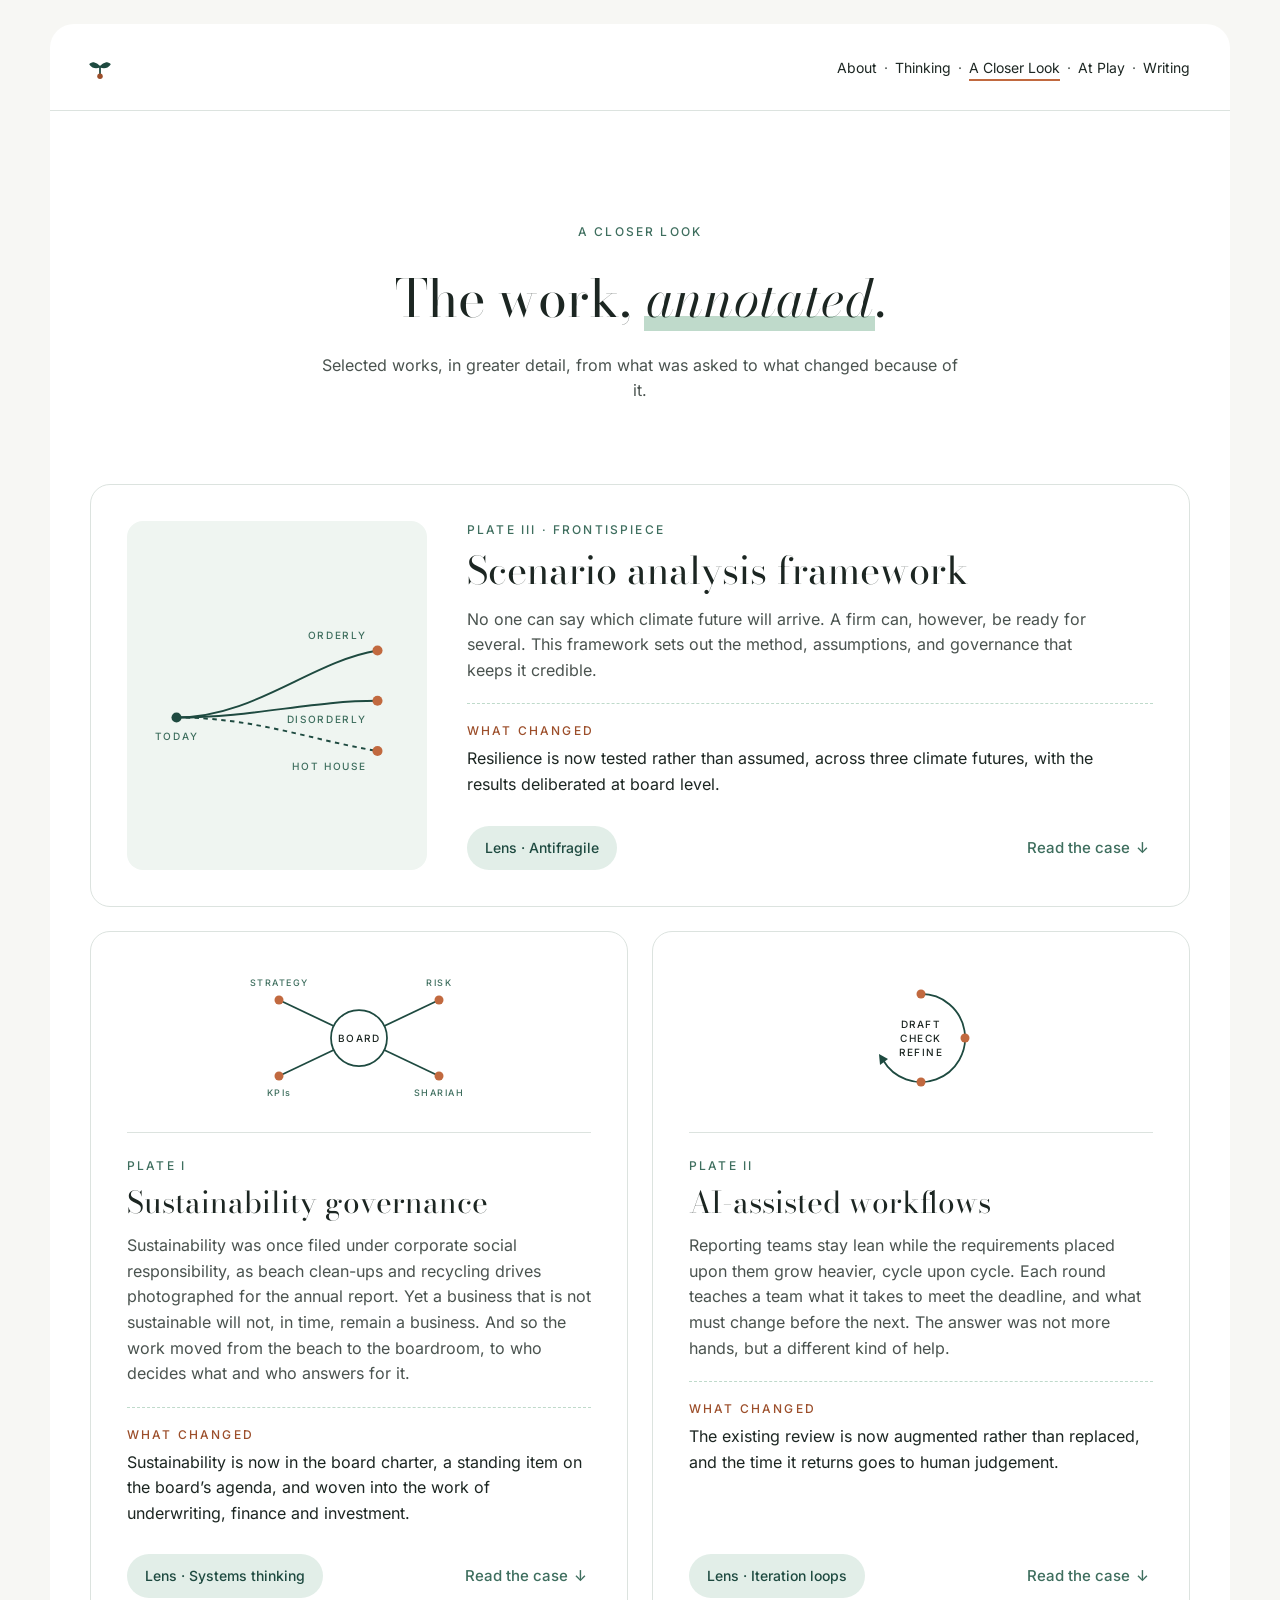
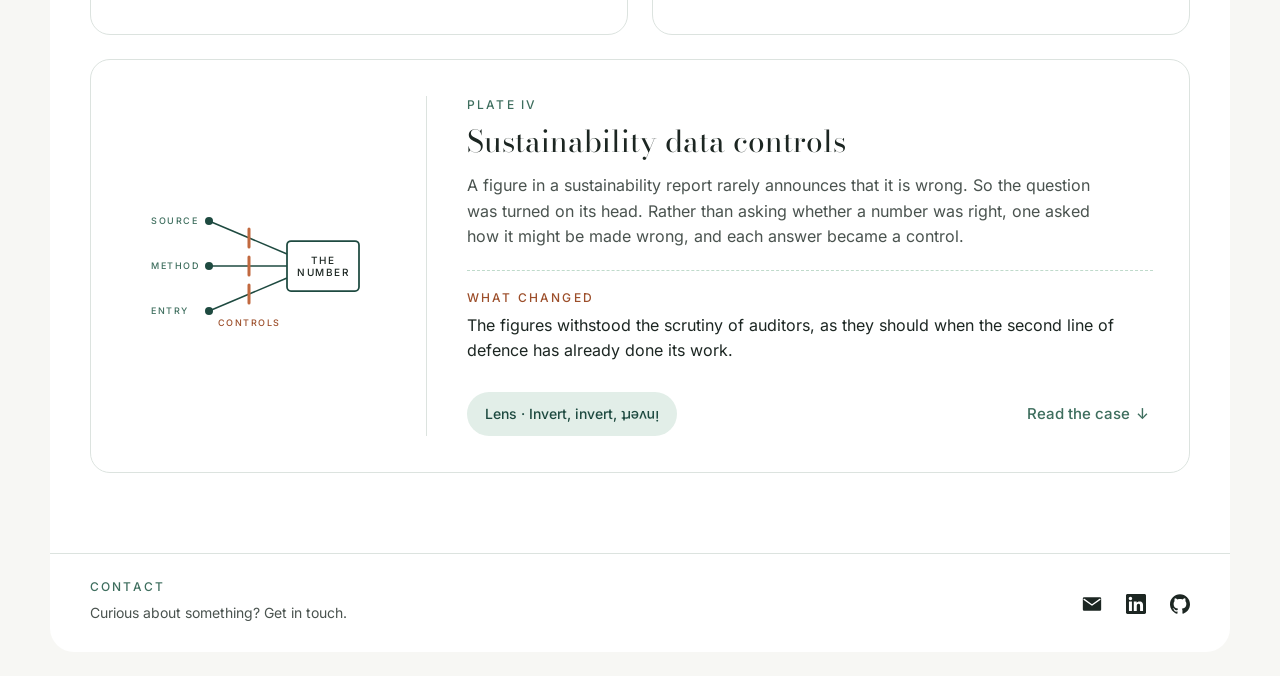
<file: casefiles.html>
<!doctype html>
<html lang="en-GB">
<head>
  <meta charset="utf-8">
  <meta name="viewport" content="width=device-width, initial-scale=1">
  <title>A Closer Look · Nora Ramli</title>
  <meta name="description" content="The work, annotated: selected works by Nora Ramli in sustainability risk, in greater detail, from what was asked to what changed because of it.">
  <!-- Share tags: how the page looks when a link is shared (e.g. on LinkedIn). The image address must be the full published address. -->
  <meta property="og:type" content="website">
  <meta property="og:site_name" content="Nora Ramli">
  <meta property="og:title" content="A Closer Look · Nora Ramli">
  <meta property="og:description" content="The work, annotated: selected works by Nora Ramli in sustainability risk, in greater detail, from what was asked to what changed because of it.">
  <meta property="og:image" content="https://noraramli.github.io/assets/img/share.png">
  <meta property="og:image:width" content="1200">
  <meta property="og:image:height" content="630">
  <meta property="og:image:alt" content="Nora Ramli: sustainability risk, governance and reporting. A reader, writer and keen observer of life.">
  <!-- ?v= is the date of the last style or script change: a new date makes browsers fetch the new files, never mixing an old style sheet with a new page. Change it on every page together. -->
  <link rel="stylesheet" href="assets/styles.css?v=2026-11-08b">
  <!-- Favicon: a white Bodoni N on forest green -->
  <link rel="icon" type="image/png" sizes="32x32" href="assets/img/favicon-32.png">
  <link rel="icon" type="image/png" sizes="16x16" href="assets/img/favicon-16.png">
  <link rel="apple-touch-icon" href="assets/img/apple-touch-icon.png">
</head>
<body class="page-cases">
  <a class="skip-link" href="#main">Skip to content</a>

  <div class="shell">
    <!-- Header: repeated on every page; change all pages together -->
    <header class="site-header wrap">
      <a class="wordmark" href="index.html"><svg class="wm-seed" viewBox="0 0 16 20" aria-hidden="true" focusable="false"><path class="wm-stem" pathLength="1" d="M8 16V9"/><path class="wm-leaf" d="M8 9q-5-5-8-2q3 4 8 2z"/><path class="wm-leaf" d="M8 9q5-5 8-2q-3 4-8 2z"/><circle class="wm-seed-dot" cx="8" cy="16.5" r="2.2"/></svg><span class="wm-reveal">Nora Ramli</span></a>
      <!-- Phone menu: assets/site.js shows this button below 768px; without JavaScript the links stay visible -->
      <button class="menu-toggle" type="button" aria-expanded="false" aria-controls="site-nav" hidden>Menu</button>
      <nav class="site-nav" id="site-nav" aria-label="Main">
        <ul>
          <li><a href="about.html">About</a></li>
          <li><a href="thinking.html">Thinking</a></li>
          <li><a href="casefiles.html" aria-current="page">A Closer Look</a></li>
          <li><a href="at-play.html">At Play</a></li>
          <li><a href="writing.html">Writing</a></li>
        </ul>
      </nav>
    </header>

    <main id="main">
      <!-- Intro: Nora's words -->
      <section class="section hero wrap" aria-labelledby="hero-title">
        <p class="eyebrow">A closer look</p>
        <h1 id="hero-title">The work, <span class="mark">annotated</span>.</h1>
        <p class="hero-lede cases-lede">Selected works, in greater detail, from what was asked to what changed because of it.</p>
      </section>

      <!-- The four cases (A Closer Look brief). CASE-03 is featured, full width.
           Each card opens with "Read the case"; assets/site.js does the opening.
           Without JavaScript, every card is shown open.
           A link such as casefiles.html#case-04 opens that card.
           Each lens pill must match the "In practice" link on thinking.html; change both together. -->
      <section class="section wrap" aria-label="Cases">
        <div class="case-grid" data-cases>

          <!-- CASE-03: featured -->
          <article class="case-card is-featured" id="case-03" aria-labelledby="case-03-title">
            <div class="case-figure">
              <svg class="diagram" viewBox="0 0 240 140" role="img" aria-label="Three scenario paths fanning out from today: orderly, disorderly and hot house">
                <path class="d-line" d="M30 90 C100 90 150 40 210 30"/>
                <path class="d-line" d="M30 90 C100 90 150 75 210 75"/>
                <path class="d-line" d="M30 90 C100 90 150 110 210 120" stroke-dasharray="4 4"/>
                <rect class="d-wipe" x="35" y="22" width="182" height="106"/>
                <circle class="d-node" cx="30" cy="90" r="4.5"/>
                <circle class="d-dot d-pop" cx="210" cy="30" r="4.5" style="--delay: 1.25s"/>
                <circle class="d-dot d-pop" cx="210" cy="75" r="4.5" style="--delay: 1.33s"/>
                <circle class="d-dot d-pop" cx="210" cy="120" r="4.5" style="--delay: 1.41s"/>
                <text class="d-label" x="30" y="110" text-anchor="middle">TODAY</text>
                <text class="d-label" x="200" y="20" text-anchor="end">ORDERLY</text>
                <text class="d-label" x="200" y="95" text-anchor="end">DISORDERLY</text>
                <text class="d-label" x="200" y="137" text-anchor="end">HOT HOUSE</text>
              </svg>
            </div>
            <div class="case-main">
              <p class="eyebrow case-label">Plate III · Frontispiece</p>
              <h2 id="case-03-title">Scenario analysis framework</h2>
              <p class="case-desc">No one can say which climate future will arrive. A firm can, however, be ready for several. This framework sets out the method, assumptions, and governance that keeps it credible.</p>
              <div class="case-changed">
                <p class="case-changed-label">What changed</p>
                <p>Resilience is now tested rather than assumed, across three climate futures, with the results deliberated at board level.</p>
              </div>
              <div class="case-foot">
                <a class="lens-pill" href="thinking.html#lens-antifragile">Lens · Antifragile</a>
                <button type="button" class="case-toggle" aria-expanded="false" aria-controls="case-03-detail" hidden><span class="case-toggle-label">Read the case</span><span class="visually-hidden">: Scenario analysis framework</span> <span class="case-toggle-arrow" aria-hidden="true">↓</span></button>
              </div>
            </div>
            <div class="case-detail" id="case-03-detail">
              <div class="case-did">
                <h3 class="case-detail-label">What was done</h3>
                <ul>
                  <li>Expanded NGFS scenarios spanning orderly, disorderly and hot house world pathways, localising each to the Malaysian context and its policies, and translating them into the physical and transition risks the business would face.</li>
                  <li>Established a governance cycle in which results are deliberated by management and the board risk committee, and scenarios refreshed with each new NGFS release.</li>
                  <li>Guided the business units involved and convened them to assess the resilience of the business and its strategy under each scenario. The questions were whether investments would hold their portfolio value, whether capital would remain above statutory levels, and whether operations could continue.</li>
                </ul>
              </div>
              <div class="case-learnt">
                <h3 class="case-detail-label">Lessons learnt</h3>
                <p>A scenario is not a prediction. One prepares most carefully for the future one hopes never to meet.</p>
              </div>
            </div>
          </article>

          <!-- CASE-01 -->
          <article class="case-card" id="case-01" aria-labelledby="case-01-title">
            <div class="case-figure">
              <svg class="diagram" viewBox="0 0 240 140" role="img" aria-label="A board at the centre, joined to strategy, risk, KPIs and Shariah oversight">
                <line class="d-line d-spoke" x1="120" y1="70" x2="40" y2="32" pathLength="1" style="--delay: 0.35s"/>
                <line class="d-line d-spoke" x1="120" y1="70" x2="200" y2="32" pathLength="1" style="--delay: 0.55s"/>
                <line class="d-line d-spoke" x1="120" y1="70" x2="40" y2="108" pathLength="1" style="--delay: 0.75s"/>
                <line class="d-line d-spoke" x1="120" y1="70" x2="200" y2="108" pathLength="1" style="--delay: 0.95s"/>
                <circle class="d-shape" cx="120" cy="70" r="28"/>
                <circle class="d-pulse" cx="120" cy="70" r="28"/>
                <text class="d-label d-label-strong" x="120" y="74" text-anchor="middle">BOARD</text>
                <circle class="d-dot d-pop" cx="40" cy="32" r="4.5" style="--delay: 0.75s"/>
                <circle class="d-dot d-pop" cx="200" cy="32" r="4.5" style="--delay: 0.95s"/>
                <circle class="d-dot d-pop" cx="40" cy="108" r="4.5" style="--delay: 1.15s"/>
                <circle class="d-dot d-pop" cx="200" cy="108" r="4.5" style="--delay: 1.35s"/>
                <text class="d-label" x="40" y="18" text-anchor="middle">STRATEGY</text>
                <text class="d-label" x="200" y="18" text-anchor="middle">RISK</text>
                <text class="d-label" x="40" y="128" text-anchor="middle">KPIs</text>
                <text class="d-label" x="200" y="128" text-anchor="middle">SHARIAH</text>
              </svg>
            </div>
            <div class="case-main">
              <p class="eyebrow case-label">Plate I</p>
              <h2 id="case-01-title">Sustainability governance</h2>
              <p class="case-desc">Sustainability was once filed under corporate social responsibility, as beach clean-ups and recycling drives photographed for the annual report. Yet a business that is not sustainable will not, in time, remain a business. And so the work moved from the beach to the boardroom, to who decides what and who answers for it.</p>
              <div class="case-changed">
                <p class="case-changed-label">What changed</p>
                <p>Sustainability is now in the board charter, a standing item on the board’s agenda, and woven into the work of underwriting, finance and investment.</p>
              </div>
              <div class="case-foot">
                <a class="lens-pill" href="thinking.html#lens-systems">Lens · Systems thinking</a>
                <button type="button" class="case-toggle" aria-expanded="false" aria-controls="case-01-detail" hidden><span class="case-toggle-label">Read the case</span><span class="visually-hidden">: Sustainability governance</span> <span class="case-toggle-arrow" aria-hidden="true">↓</span></button>
              </div>
            </div>
            <div class="case-detail" id="case-01-detail">
              <div class="case-did">
                <h3 class="case-detail-label">What was done</h3>
                <ul>
                  <li>Helped establish a board-level sustainability committee and authored its terms of reference.</li>
                  <li>Extended the remit of Shariah oversight to include sustainability, with sustainability matters reported to the Shariah committee as required.</li>
                  <li>Embedded sustainability and climate risk in the business plan and, through it, in the KPIs against which senior management is measured.</li>
                </ul>
              </div>
              <div class="case-learnt">
                <h3 class="case-detail-label">Lessons learnt</h3>
                <p>Sustainability is not settled on the top floor. It begins when executives come down, leave the air conditioning behind, and feel the heat of the world they are planning for.</p>
              </div>
            </div>
          </article>

          <!-- CASE-02 -->
          <article class="case-card" id="case-02" aria-labelledby="case-02-title">
            <div class="case-figure">
              <svg class="diagram" viewBox="0 0 240 140" role="img" aria-label="A loop: draft, check, refine">
                <path class="d-line" d="M120 26 A44 44 0 1 1 82 92"/>
                <polygon class="d-node" points="78,86 87,91 79,97"/>
                <circle class="d-dot d-pop" cx="120" cy="26" r="4.5" style="--delay: 0.15s"/>
                <circle class="d-dot d-pop" cx="164" cy="70" r="4.5" style="--delay: 0.82s"/>
                <circle class="d-dot d-pop" cx="120" cy="114" r="4.5" style="--delay: 1.49s"/>
                <circle class="d-traveller d-orbit" cx="120" cy="26" r="3.5"/>
                <text class="d-label d-label-strong d-light" x="120" y="60" text-anchor="middle" style="--delay: 0.15s">DRAFT</text>
                <text class="d-label d-label-strong d-light" x="120" y="74" text-anchor="middle" style="--delay: 0.82s">CHECK</text>
                <text class="d-label d-label-strong d-light" x="120" y="88" text-anchor="middle" style="--delay: 1.49s">REFINE</text>
              </svg>
            </div>
            <div class="case-main">
              <p class="eyebrow case-label">Plate II</p>
              <h2 id="case-02-title">AI-assisted workflows</h2>
              <p class="case-desc">Reporting teams stay lean while the requirements placed upon them grow heavier, cycle upon cycle. Each round teaches a team what it takes to meet the deadline, and what must change before the next. The answer was not more hands, but a different kind of help.</p>
              <div class="case-changed">
                <p class="case-changed-label">What changed</p>
                <p>The existing review is now augmented rather than replaced, and the time it returns goes to human judgement.</p>
              </div>
              <div class="case-foot">
                <a class="lens-pill" href="thinking.html#lens-iteration">Lens · Iteration loops</a>
                <button type="button" class="case-toggle" aria-expanded="false" aria-controls="case-02-detail" hidden><span class="case-toggle-label">Read the case</span><span class="visually-hidden">: AI-assisted workflows</span> <span class="case-toggle-arrow" aria-hidden="true">↓</span></button>
              </div>
            </div>
            <div class="case-detail" id="case-02-detail">
              <div class="case-did">
                <h3 class="case-detail-label">What was done</h3>
                <ul>
                  <li>Rebuilt the reporting workflow once the process had matured, bringing in AI agents to help develop the reports.</li>
                  <li>Tested each report against a defined body of greenwashing principles, so that every claim must show its substance.</li>
                  <li>Added a review of compliance with IFRS S2 requirements, flagging inaccuracies, inconsistencies and lapses in coherence across the report.</li>
                </ul>
              </div>
              <div class="case-learnt">
                <h3 class="case-detail-label">Lessons learnt</h3>
                <p>No report is ever finished, only released. Every loop leaves something to improve, and the next one puts it right.</p>
              </div>
            </div>
          </article>

          <!-- CASE-04: full width, so the grid does not end on a lone half card -->
          <article class="case-card is-wide" id="case-04" aria-labelledby="case-04-title">
            <div class="case-figure">
              <svg class="diagram" viewBox="0 0 240 140" role="img" aria-label="Three ways a number can go wrong, at the source, in the method and at entry, each stopped by a control before reaching the number">
                <line class="d-line d-thin" x1="72" y1="25" x2="150" y2="58"/>
                <line class="d-line d-thin" x1="72" y1="70" x2="150" y2="70"/>
                <line class="d-line d-thin" x1="72" y1="115" x2="150" y2="82"/>
                <circle class="d-node" cx="72" cy="25" r="4"/>
                <circle class="d-node" cx="72" cy="70" r="4"/>
                <circle class="d-node" cx="72" cy="115" r="4"/>
                <circle class="d-traveller d-run" cx="72" cy="25" r="3" style="--dx: 35px; --dy: 14.8px; --delay: 0.2s"/>
                <circle class="d-traveller d-run" cx="72" cy="70" r="3" style="--dx: 35px; --dy: 0px; --delay: 0.45s"/>
                <circle class="d-traveller d-run" cx="72" cy="115" r="3" style="--dx: 35px; --dy: -14.8px; --delay: 0.7s"/>
                <line class="d-bar" x1="112" y1="33" x2="112" y2="51" style="--delay: 0.97s"/>
                <line class="d-bar" x1="112" y1="61" x2="112" y2="79" style="--delay: 1.22s"/>
                <line class="d-bar" x1="112" y1="89" x2="112" y2="107" style="--delay: 1.47s"/>
                <rect class="d-shape" x="150" y="45" width="72" height="50" rx="4"/>
                <text class="d-label d-label-strong" x="186" y="68" text-anchor="middle">THE</text>
                <text class="d-label d-label-strong" x="186" y="80" text-anchor="middle">NUMBER</text>
                <text class="d-label" x="14" y="28">SOURCE</text>
                <text class="d-label" x="14" y="73">METHOD</text>
                <text class="d-label" x="14" y="118">ENTRY</text>
                <text class="d-label d-label-mark" x="112" y="130" text-anchor="middle">CONTROLS</text>
              </svg>
            </div>
            <div class="case-main">
              <p class="eyebrow case-label">Plate IV</p>
              <h2 id="case-04-title">Sustainability data controls</h2>
              <p class="case-desc">A figure in a sustainability report rarely announces that it is wrong. So the question was turned on its head. Rather than asking whether a number was right, one asked how it might be made wrong, and each answer became a control.</p>
              <div class="case-changed">
                <p class="case-changed-label">What changed</p>
                <p>The figures withstood the scrutiny of auditors, as they should when the second line of defence has already done its work.</p>
              </div>
              <div class="case-foot">
                <a class="lens-pill" href="thinking.html#lens-invert">Lens · Invert, invert, <span class="word-flip">invert</span></a>
                <button type="button" class="case-toggle" aria-expanded="false" aria-controls="case-04-detail" hidden><span class="case-toggle-label">Read the case</span><span class="visually-hidden">: Sustainability data controls</span> <span class="case-toggle-arrow" aria-hidden="true">↓</span></button>
              </div>
            </div>
            <div class="case-detail" id="case-04-detail">
              <div class="case-did">
                <h3 class="case-detail-label">What was done</h3>
                <ul>
                  <li>Traced each reported figure back through its source, its method and its point of entry, and asked at every stage how it could fail.</li>
                  <li>Converted each point of failure into a control, so that every figure is checked at the stage where it is most likely to go wrong.</li>
                  <li>Established a sustainability reporting guide that sets out the maker-checker process, validation controls, path of review and approval, and where accountability rests at each step.</li>
                </ul>
              </div>
              <div class="case-learnt">
                <h3 class="case-detail-label">Lessons learnt</h3>
                <p>The error is rarely where one expects it. Between a mistyped digit and a flawed measurement methodology, asking how a number could fail catches both.</p>
              </div>
            </div>
          </article>

        </div>
      </section>
    </main>

    <!-- Footer: repeated on every page; change all pages together -->
    <footer class="site-footer wrap" id="contact">
      <div class="footer-invite">
        <h2 class="eyebrow">Contact</h2>
        <p>Curious about something? Get in touch.</p>
      </div>
      <!-- LinkedIn and GitHub marks from Simple Icons (simpleicons.org), CC0; envelope drawn for this site -->
      <ul class="icon-links">
        <li>
          <a href="mailto:norah.ramli@gmail.com" aria-label="Email" title="norah.ramli@gmail.com">
            <svg viewBox="0 0 24 24" aria-hidden="true" focusable="false"><path d="M2.5 4h19A1.5 1.5 0 0 1 23 5.5v13a1.5 1.5 0 0 1-1.5 1.5h-19A1.5 1.5 0 0 1 1 18.5v-13A1.5 1.5 0 0 1 2.5 4z"/><path class="icon-cut" d="M2.5 6.5 12 13.25l9.5-6.75"/></svg>
          </a>
        </li>
        <li>
          <a href="https://www.linkedin.com/in/thisisnoraramli/" target="_blank" rel="me noopener" aria-label="LinkedIn (opens in a new tab)" title="LinkedIn">
            <svg viewBox="0 0 24 24" aria-hidden="true" focusable="false"><path d="M20.447 20.452h-3.554v-5.569c0-1.328-.027-3.037-1.852-3.037-1.853 0-2.136 1.445-2.136 2.939v5.667H9.351V9h3.414v1.561h.046c.477-.71 1.637-1.452 3.37-1.452 3.601 0 4.267 2.37 4.267 4.455v6.286zM5.337 7.433c-1.144 0-2.063-.926-2.063-2.065 0-1.138.92-2.063 2.063-2.063 1.14 0 2.064.925 2.064 2.063 0 1.139-.925 2.065-2.064 2.065zm1.782 13.019H3.555V9h3.564v11.452zM22.225 0H1.771C.792 0 0 .774 0 1.729v20.542C0 23.227.792 24 1.771 24h20.451C23.2 24 24 23.227 24 22.271V1.729C24 .774 23.2 0 22.222 0h.003z"/></svg>
          </a>
        </li>
        <li>
          <a href="https://github.com/noraramli" target="_blank" rel="me noopener" aria-label="GitHub (opens in a new tab)" title="GitHub">
            <svg viewBox="0 0 24 24" aria-hidden="true" focusable="false"><path d="M12 .297c-6.63 0-12 5.373-12 12 0 5.303 3.438 9.8 8.205 11.385.6.113.82-.258.82-.577 0-.285-.01-1.04-.015-2.04-3.338.724-4.042-1.61-4.042-1.61C4.422 18.07 3.633 17.7 3.633 17.7c-1.087-.744.084-.729.084-.729 1.205.084 1.838 1.236 1.838 1.236 1.07 1.835 2.809 1.305 3.495.998.108-.776.417-1.305.76-1.605-2.665-.3-5.466-1.332-5.466-5.93 0-1.31.465-2.38 1.235-3.22-.135-.303-.54-1.523.105-3.176 0 0 1.005-.322 3.3 1.23.96-.267 1.98-.399 3-.405 1.02.006 2.04.138 3 .405 2.28-1.552 3.285-1.23 3.285-1.23.645 1.653.24 2.873.12 3.176.765.84 1.23 1.91 1.23 3.22 0 4.61-2.805 5.625-5.475 5.92.42.36.81 1.096.81 2.22 0 1.606-.015 2.896-.015 3.286 0 .315.21.69.825.57C20.565 22.092 24 17.592 24 12.297c0-6.627-5.373-12-12-12"/></svg>
          </a>
        </li>
      </ul>
    </footer>
  </div>

  <script src="assets/site.js?v=2026-11-08b" defer></script>
</body>
</html>
</file>
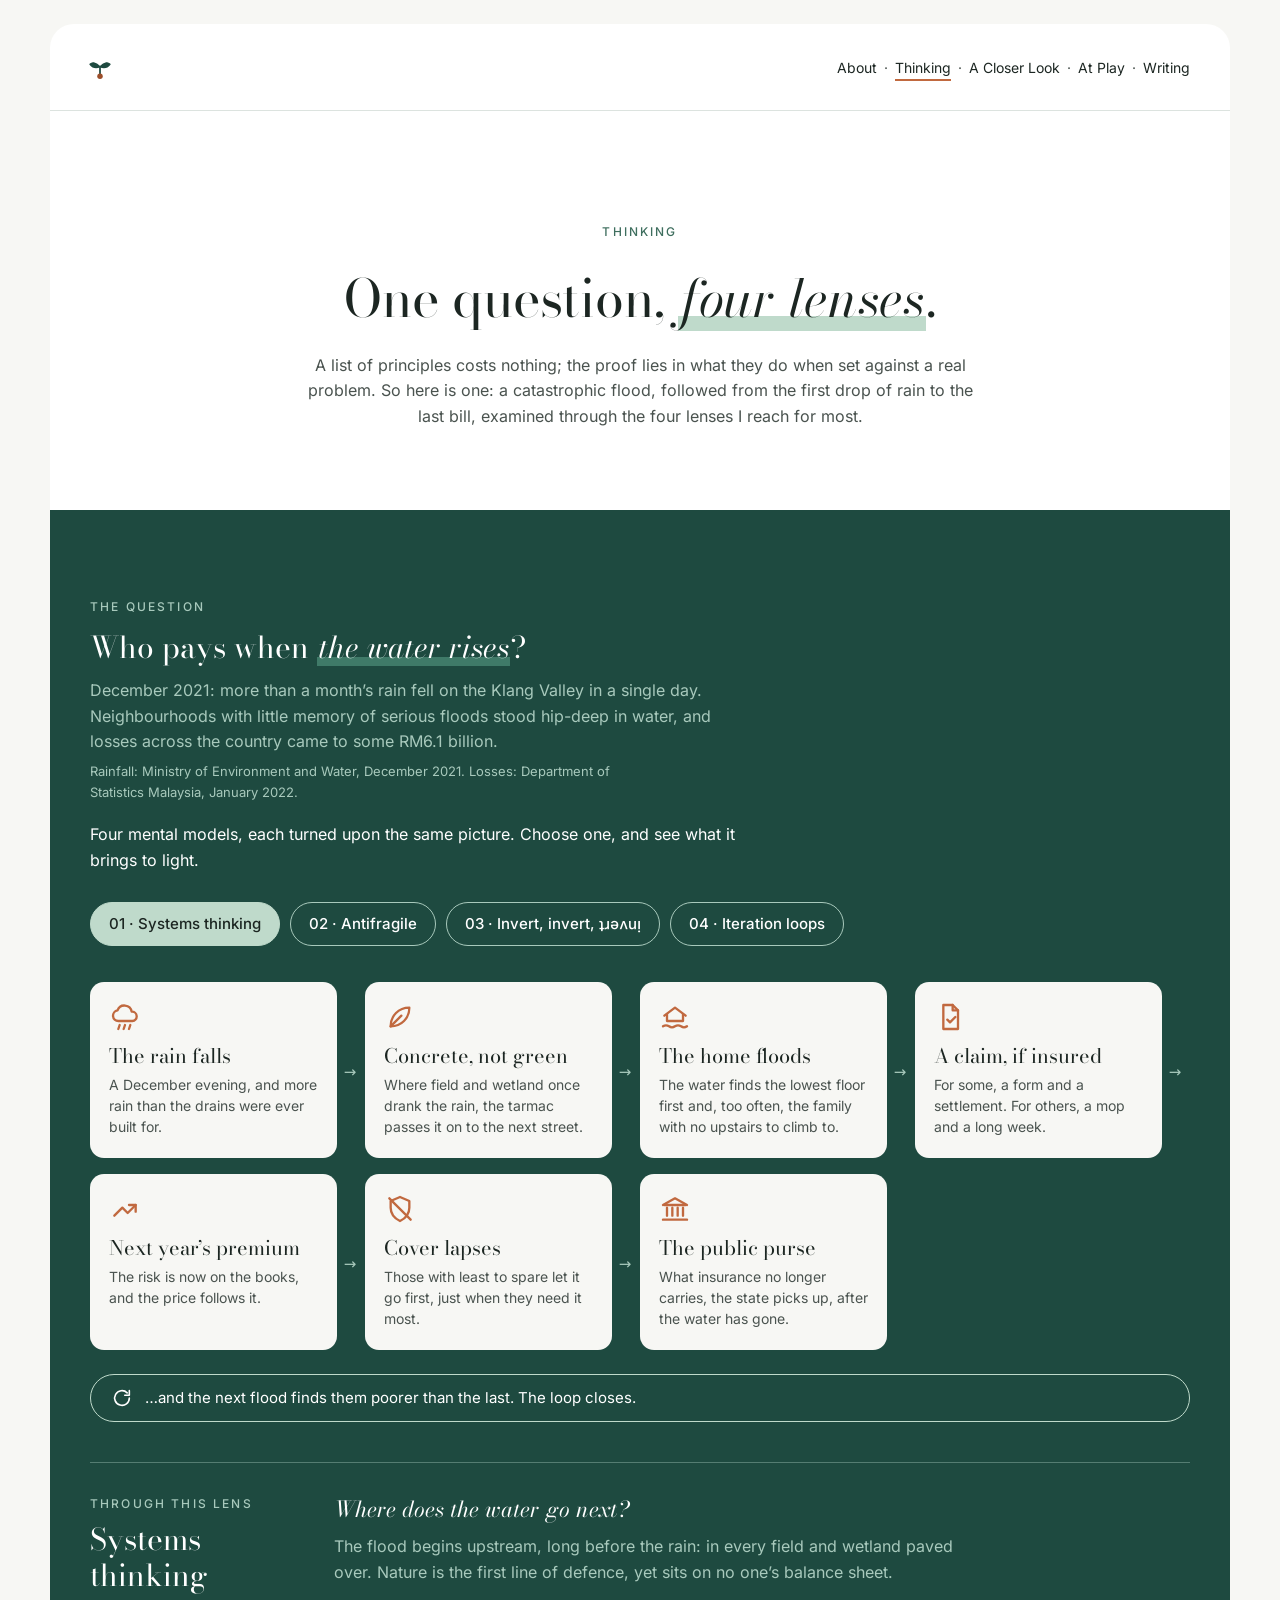
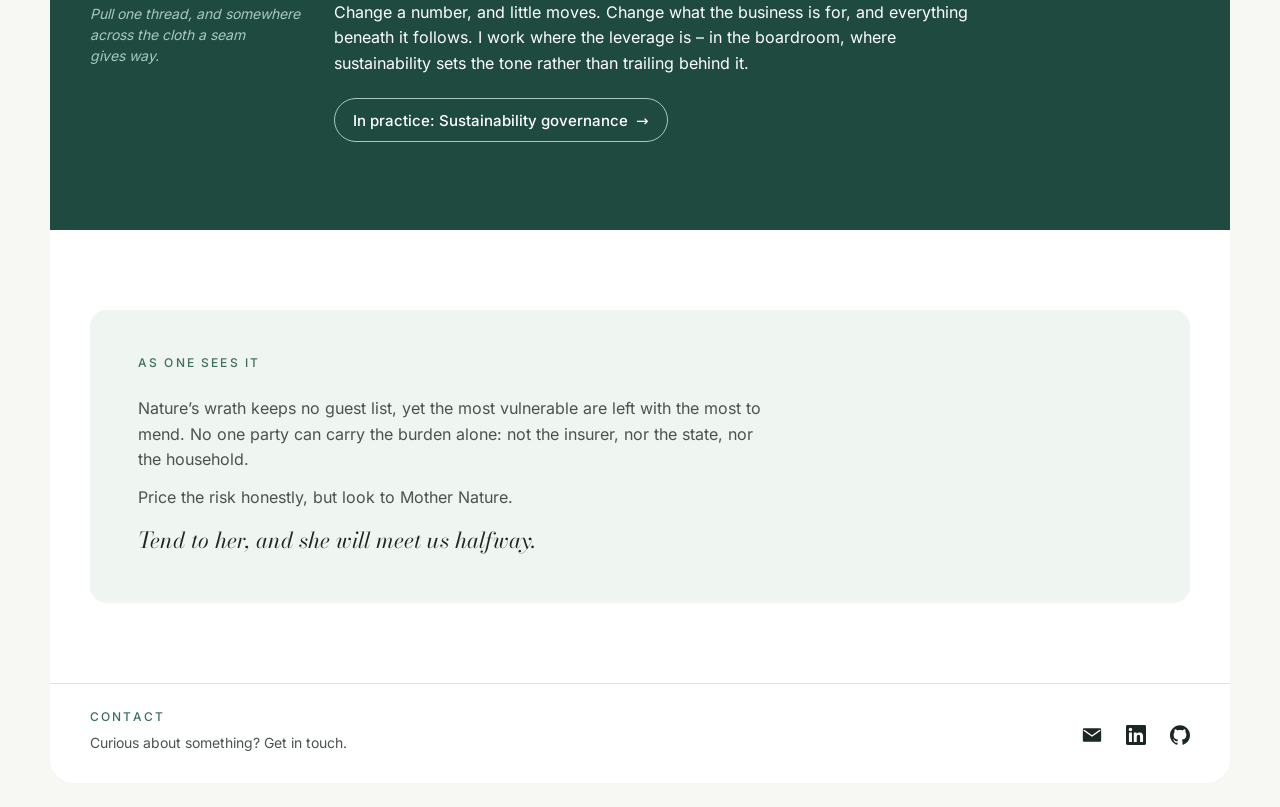
<file: thinking.html>
<!doctype html>
<html lang="en-GB">
<head>
  <meta charset="utf-8">
  <meta name="viewport" content="width=device-width, initial-scale=1">
  <title>Thinking · Nora Ramli</title>
  <meta name="description" content="One question, four lenses. Who pays when the water rises? A catastrophic flood, examined through the four mental models Nora Ramli reaches for most.">
  <!-- Share tags: how the page looks when a link is shared (e.g. on LinkedIn). The image address must be the full published address. -->
  <meta property="og:type" content="website">
  <meta property="og:site_name" content="Nora Ramli">
  <meta property="og:title" content="Thinking · Nora Ramli">
  <meta property="og:description" content="One question, four lenses. Who pays when the water rises? A catastrophic flood, examined through the four mental models Nora Ramli reaches for most.">
  <meta property="og:image" content="https://noraramli.github.io/assets/img/share.png">
  <meta property="og:image:width" content="1200">
  <meta property="og:image:height" content="630">
  <meta property="og:image:alt" content="Nora Ramli: sustainability risk, governance and reporting. A reader, writer and keen observer of life.">
  <!-- ?v= is the date of the last style or script change: a new date makes browsers fetch the new files, never mixing an old style sheet with a new page. Change it on every page together. -->
  <link rel="stylesheet" href="assets/styles.css?v=2026-11-08b">
  <!-- Favicon: a white Bodoni N on forest green -->
  <link rel="icon" type="image/png" sizes="32x32" href="assets/img/favicon-32.png">
  <link rel="icon" type="image/png" sizes="16x16" href="assets/img/favicon-16.png">
  <link rel="apple-touch-icon" href="assets/img/apple-touch-icon.png">
</head>
<body class="page-thinking">
  <a class="skip-link" href="#main">Skip to content</a>

  <div class="shell">
    <!-- Header: repeated on every page; change all pages together -->
    <header class="site-header wrap">
      <a class="wordmark" href="index.html"><svg class="wm-seed" viewBox="0 0 16 20" aria-hidden="true" focusable="false"><path class="wm-stem" pathLength="1" d="M8 16V9"/><path class="wm-leaf" d="M8 9q-5-5-8-2q3 4 8 2z"/><path class="wm-leaf" d="M8 9q5-5 8-2q-3 4-8 2z"/><circle class="wm-seed-dot" cx="8" cy="16.5" r="2.2"/></svg><span class="wm-reveal">Nora Ramli</span></a>
      <!-- Phone menu: assets/site.js shows this button below 768px; without JavaScript the links stay visible -->
      <button class="menu-toggle" type="button" aria-expanded="false" aria-controls="site-nav" hidden>Menu</button>
      <nav class="site-nav" id="site-nav" aria-label="Main">
        <ul>
          <li><a href="about.html">About</a></li>
          <li><a href="thinking.html" aria-current="page">Thinking</a></li>
          <li><a href="casefiles.html">A Closer Look</a></li>
          <li><a href="at-play.html">At Play</a></li>
          <li><a href="writing.html">Writing</a></li>
        </ul>
      </nav>
    </header>

    <main id="main">
      <!-- Intro: Nora's words (Thinking brief, final copy) -->
      <section class="section hero wrap" aria-labelledby="hero-title">
        <p class="eyebrow">Thinking</p>
        <h1 id="hero-title">One question, <span class="mark">four lenses</span>.</h1>
        <p class="hero-lede">A list of principles costs nothing; the proof lies in what they do when set against a real problem. So here is one: a catastrophic flood, followed from the first drop of rain to the last bill, examined through the four lenses I reach for most.</p>
      </section>

      <!-- The question: one flood, seven steps, four lenses.
           All copy lives here in the page. assets/site.js only switches which lens is shown:
           each lens lists the steps it lights (data-lit) and whether the loop lights (data-loop).
           Without JavaScript, Systems thinking shows, with every step lit.
           Each lens links to one case on casefiles.html; the lens pill on that case must match. -->
      <section class="band-forest" aria-labelledby="question-title">
        <div class="wrap lens-study" data-lens-study>
          <p class="eyebrow">The question</p>
          <h2 id="question-title">Who pays when <span class="mark">the water rises</span>?</h2>
          <!-- The flood grounded in a public event; each figure names its public source (CLAUDE.md §7) -->
          <p class="lens-event">December 2021: more than a month’s rain fell on the Klang Valley in a single day. Neighbourhoods with little memory of serious floods stood hip-deep in water, and losses across the country came to some RM6.1&nbsp;billion.</p>
          <p class="lens-source">Rainfall: Ministry of Environment and Water, December 2021. Losses: Department of Statistics Malaysia, January 2022.</p>
          <p class="lens-hint">Four mental models, each turned upon the same picture. Choose one, and see what it brings to light.</p>

          <div class="lens-buttons" role="group" aria-label="Lenses">
            <button type="button" aria-pressed="true" data-lens="systems">01 · Systems thinking</button>
            <button type="button" aria-pressed="false" data-lens="antifragile">02 · Antifragile</button>
            <button type="button" aria-pressed="false" data-lens="invert">03 · Invert, invert, <span class="word-flip">invert</span></button>
            <button type="button" aria-pressed="false" data-lens="iteration">04 · Iteration loops</button>
          </div>

          <ol class="chain" aria-label="From the rain to the public purse">
            <li class="step" data-step="rain">
              <svg class="step-icon" viewBox="0 0 24 24" aria-hidden="true" focusable="false"><path d="M7 15a4 4 0 0 1-.6-7.95A5.5 5.5 0 0 1 17 8a3.5 3.5 0 0 1 .5 7z"/><path d="M8 18l-1 3M12 18l-1 3M16 18l-1 3"/></svg>
              <h3 class="step-title">The rain falls</h3>
              <p class="step-text">A December evening, and more rain than the drains were ever built for.</p>
            </li>
            <li class="step" data-step="ground">
              <svg class="step-icon" viewBox="0 0 24 24" aria-hidden="true" focusable="false"><path d="M5 19c0-8 6-14 14-14 0 8-6 14-14 14z"/><path d="M5 19l8-8"/></svg>
              <h3 class="step-title">Concrete, not green</h3>
              <p class="step-text">Where field and wetland once drank the rain, the tarmac passes it on to the next street.</p>
            </li>
            <li class="step" data-step="home">
              <svg class="step-icon" viewBox="0 0 24 24" aria-hidden="true" focusable="false"><path d="M4 11l8-6 8 6"/><path d="M6 10v5h12v-5"/><path d="M3 19c1.5-1 3-1 4.5 0s3 1 4.5 0 3-1 4.5 0 3 1 4.5 0"/></svg>
              <h3 class="step-title">The home floods</h3>
              <p class="step-text">The water finds the lowest floor first and, too often, the family with no upstairs to climb to.</p>
            </li>
            <li class="step" data-step="claim">
              <svg class="step-icon" viewBox="0 0 24 24" aria-hidden="true" focusable="false"><path d="M7 3h7l4 4v14H7z"/><path d="M14 3v4h4"/><path d="M10 14l2 2 4-4"/></svg>
              <h3 class="step-title">A claim, if insured</h3>
              <p class="step-text">For some, a form and a settlement. For others, a mop and a long week.</p>
            </li>
            <li class="step" data-step="premium">
              <svg class="step-icon" viewBox="0 0 24 24" aria-hidden="true" focusable="false"><path d="M4 17l6-6 4 4 6-6"/><path d="M15 9h5v5"/></svg>
              <h3 class="step-title">Next year’s premium</h3>
              <p class="step-text">The risk is now on the books, and the price follows it.</p>
            </li>
            <li class="step" data-step="lapse">
              <svg class="step-icon" viewBox="0 0 24 24" aria-hidden="true" focusable="false"><path d="M12 3l7 3v5c0 4.5-3 8-7 10-4-2-7-5.5-7-10V6z"/><path d="M4 4l16 16"/></svg>
              <h3 class="step-title">Cover lapses</h3>
              <p class="step-text">Those with least to spare let it go first, just when they need it most.</p>
            </li>
            <li class="step" data-step="purse">
              <svg class="step-icon" viewBox="0 0 24 24" aria-hidden="true" focusable="false"><path d="M3 9l9-5 9 5"/><path d="M4 9h16"/><path d="M6 11v6M10 11v6M14 11v6M18 11v6"/><path d="M3 20h18"/></svg>
              <h3 class="step-title">The public purse</h3>
              <p class="step-text">What insurance no longer carries, the state picks up, after the water has gone.</p>
            </li>
          </ol>

          <p class="loop">
            <svg class="loop-icon" viewBox="0 0 24 24" aria-hidden="true" focusable="false"><path d="M20 12a8 8 0 1 1-2.35-5.65"/><path d="M20 4v5h-5"/></svg>
            <span>…and the next flood finds them poorer than the last. The loop closes.</span>
          </p>

          <div class="lens-panel" aria-live="polite">
            <div class="lens-view" id="lens-systems" data-lens-view="systems" data-lit="rain ground home claim premium lapse purse" data-loop="true">
              <div class="lens-name">
                <p class="eyebrow">Through this lens</p>
                <h3>Systems thinking</h3>
                <p class="lens-tagline">Pull one thread, and somewhere across the cloth a seam gives way.</p>
              </div>
              <div class="lens-body">
                <p class="lens-question">Where does the water go next?</p>
                <p>The flood begins upstream, long before the rain: in every field and wetland paved over. Nature is the first line of defence, yet sits on no one’s balance sheet.</p>
                <p class="lens-practice">Change a number, and little moves. Change what the business is for, and everything beneath it follows. I work where the leverage is – in the boardroom, where sustainability sets the tone rather than trailing behind it.</p>
                <a class="pill-link" href="casefiles.html#case-01">In practice: Sustainability governance <span aria-hidden="true">→</span></a>
              </div>
            </div>

            <div class="lens-view" id="lens-antifragile" data-lens-view="antifragile" data-lit="ground home lapse" data-loop="false" hidden>
              <div class="lens-name">
                <p class="eyebrow">Through this lens</p>
                <h3>Antifragile</h3>
                <p class="lens-tagline">A glass shatters under strain; a bone thickens where the weight falls. One is fragile, the other antifragile.</p>
              </div>
              <div class="lens-body">
                <p class="lens-question">When the worst arrives, what breaks, and what grows stronger?</p>
                <p>A neighbourhood that has stayed dry for thirty years is not safe, it is merely untested. No evidence of a flood is not evidence of no flood. The illusion of comfort from a long, dry run shatters as the water rises; only what was built expecting it still stands strong.</p>
                <p class="lens-practice">Calm teaches a system nothing, until chaos comes along. I examine scenario after scenario, for the improbable is not the impossible, and the future no one rehearsed is the one that arrives.</p>
                <a class="pill-link" href="casefiles.html#case-03">In practice: Scenario analysis framework <span aria-hidden="true">→</span></a>
              </div>
            </div>

            <div class="lens-view" id="lens-invert" data-lens-view="invert" data-lit="premium lapse" data-loop="false" hidden>
              <div class="lens-name">
                <p class="eyebrow">Through this lens</p>
                <h3>Invert, invert, <span class="word-flip">invert</span></h3>
                <p class="lens-tagline">Understand how to fail, then avoid it.</p>
              </div>
              <div class="lens-body">
                <p class="lens-question">How would one make this worse?</p>
                <p>Price the risk perfectly, and the poorest are the first to drop out. The risk stays behind, uninsured, until the next flood comes due. Precision, pursued alone, is its own kind of folly.</p>
                <p class="lens-practice">Before I trust a number, I ask how it could be wrong. Each answer becomes a control.</p>
                <a class="pill-link" href="casefiles.html#case-04">In practice: Sustainability data controls <span aria-hidden="true">→</span></a>
              </div>
            </div>

            <div class="lens-view" id="lens-iteration" data-lens-view="iteration" data-lit="rain purse" data-loop="true" hidden>
              <div class="lens-name">
                <p class="eyebrow">Through this lens</p>
                <h3>Iteration loops</h3>
                <p class="lens-tagline">Begin before it is perfect, and let each round feed the one after.</p>
              </div>
              <div class="lens-body">
                <p class="lens-question">What does each flood teach the next?</p>
                <p>Each flood is a lesson the system either learns or pays for again. Rebuild the house exactly as it stood, and the next flood finds it waiting. Rebuild it a little higher, a little wiser, and the loop begins to loosen.</p>
                <p class="lens-practice">No piece of work is ever final, only the best version so far. I put it to use early, listen to what it gets wrong, and let the next round put it right.</p>
                <a class="pill-link" href="casefiles.html#case-02">In practice: AI-assisted workflows <span aria-hidden="true">→</span></a>
              </div>
            </div>
          </div>
        </div>
      </section>

      <!-- As one sees it: where Nora lands -->
      <section class="section wrap" aria-labelledby="land-title">
        <div class="panel-mint land">
          <h2 id="land-title" class="eyebrow">As one sees it</h2>
          <p class="land-statement">Nature’s wrath keeps no guest list, yet the most vulnerable are left with the most to mend. No one party can carry the burden alone: not the insurer, nor the state, nor the household.</p>
          <p class="land-statement">Price the risk honestly, but look to Mother Nature.</p>
          <p class="land-coda">Tend to her, and she will meet us halfway.</p>
        </div>
      </section>
    </main>

    <!-- Footer: repeated on every page; change all pages together -->
    <footer class="site-footer wrap" id="contact">
      <div class="footer-invite">
        <h2 class="eyebrow">Contact</h2>
        <p>Curious about something? Get in touch.</p>
      </div>
      <!-- LinkedIn and GitHub marks from Simple Icons (simpleicons.org), CC0; envelope drawn for this site -->
      <ul class="icon-links">
        <li>
          <a href="mailto:norah.ramli@gmail.com" aria-label="Email" title="norah.ramli@gmail.com">
            <svg viewBox="0 0 24 24" aria-hidden="true" focusable="false"><path d="M2.5 4h19A1.5 1.5 0 0 1 23 5.5v13a1.5 1.5 0 0 1-1.5 1.5h-19A1.5 1.5 0 0 1 1 18.5v-13A1.5 1.5 0 0 1 2.5 4z"/><path class="icon-cut" d="M2.5 6.5 12 13.25l9.5-6.75"/></svg>
          </a>
        </li>
        <li>
          <a href="https://www.linkedin.com/in/thisisnoraramli/" target="_blank" rel="me noopener" aria-label="LinkedIn (opens in a new tab)" title="LinkedIn">
            <svg viewBox="0 0 24 24" aria-hidden="true" focusable="false"><path d="M20.447 20.452h-3.554v-5.569c0-1.328-.027-3.037-1.852-3.037-1.853 0-2.136 1.445-2.136 2.939v5.667H9.351V9h3.414v1.561h.046c.477-.71 1.637-1.452 3.37-1.452 3.601 0 4.267 2.37 4.267 4.455v6.286zM5.337 7.433c-1.144 0-2.063-.926-2.063-2.065 0-1.138.92-2.063 2.063-2.063 1.14 0 2.064.925 2.064 2.063 0 1.139-.925 2.065-2.064 2.065zm1.782 13.019H3.555V9h3.564v11.452zM22.225 0H1.771C.792 0 0 .774 0 1.729v20.542C0 23.227.792 24 1.771 24h20.451C23.2 24 24 23.227 24 22.271V1.729C24 .774 23.2 0 22.222 0h.003z"/></svg>
          </a>
        </li>
        <li>
          <a href="https://github.com/noraramli" target="_blank" rel="me noopener" aria-label="GitHub (opens in a new tab)" title="GitHub">
            <svg viewBox="0 0 24 24" aria-hidden="true" focusable="false"><path d="M12 .297c-6.63 0-12 5.373-12 12 0 5.303 3.438 9.8 8.205 11.385.6.113.82-.258.82-.577 0-.285-.01-1.04-.015-2.04-3.338.724-4.042-1.61-4.042-1.61C4.422 18.07 3.633 17.7 3.633 17.7c-1.087-.744.084-.729.084-.729 1.205.084 1.838 1.236 1.838 1.236 1.07 1.835 2.809 1.305 3.495.998.108-.776.417-1.305.76-1.605-2.665-.3-5.466-1.332-5.466-5.93 0-1.31.465-2.38 1.235-3.22-.135-.303-.54-1.523.105-3.176 0 0 1.005-.322 3.3 1.23.96-.267 1.98-.399 3-.405 1.02.006 2.04.138 3 .405 2.28-1.552 3.285-1.23 3.285-1.23.645 1.653.24 2.873.12 3.176.765.84 1.23 1.91 1.23 3.22 0 4.61-2.805 5.625-5.475 5.92.42.36.81 1.096.81 2.22 0 1.606-.015 2.896-.015 3.286 0 .315.21.69.825.57C20.565 22.092 24 17.592 24 12.297c0-6.627-5.373-12-12-12"/></svg>
          </a>
        </li>
      </ul>
    </footer>
  </div>

  <script src="assets/site.js?v=2026-11-08b" defer></script>
</body>
</html>
</file>
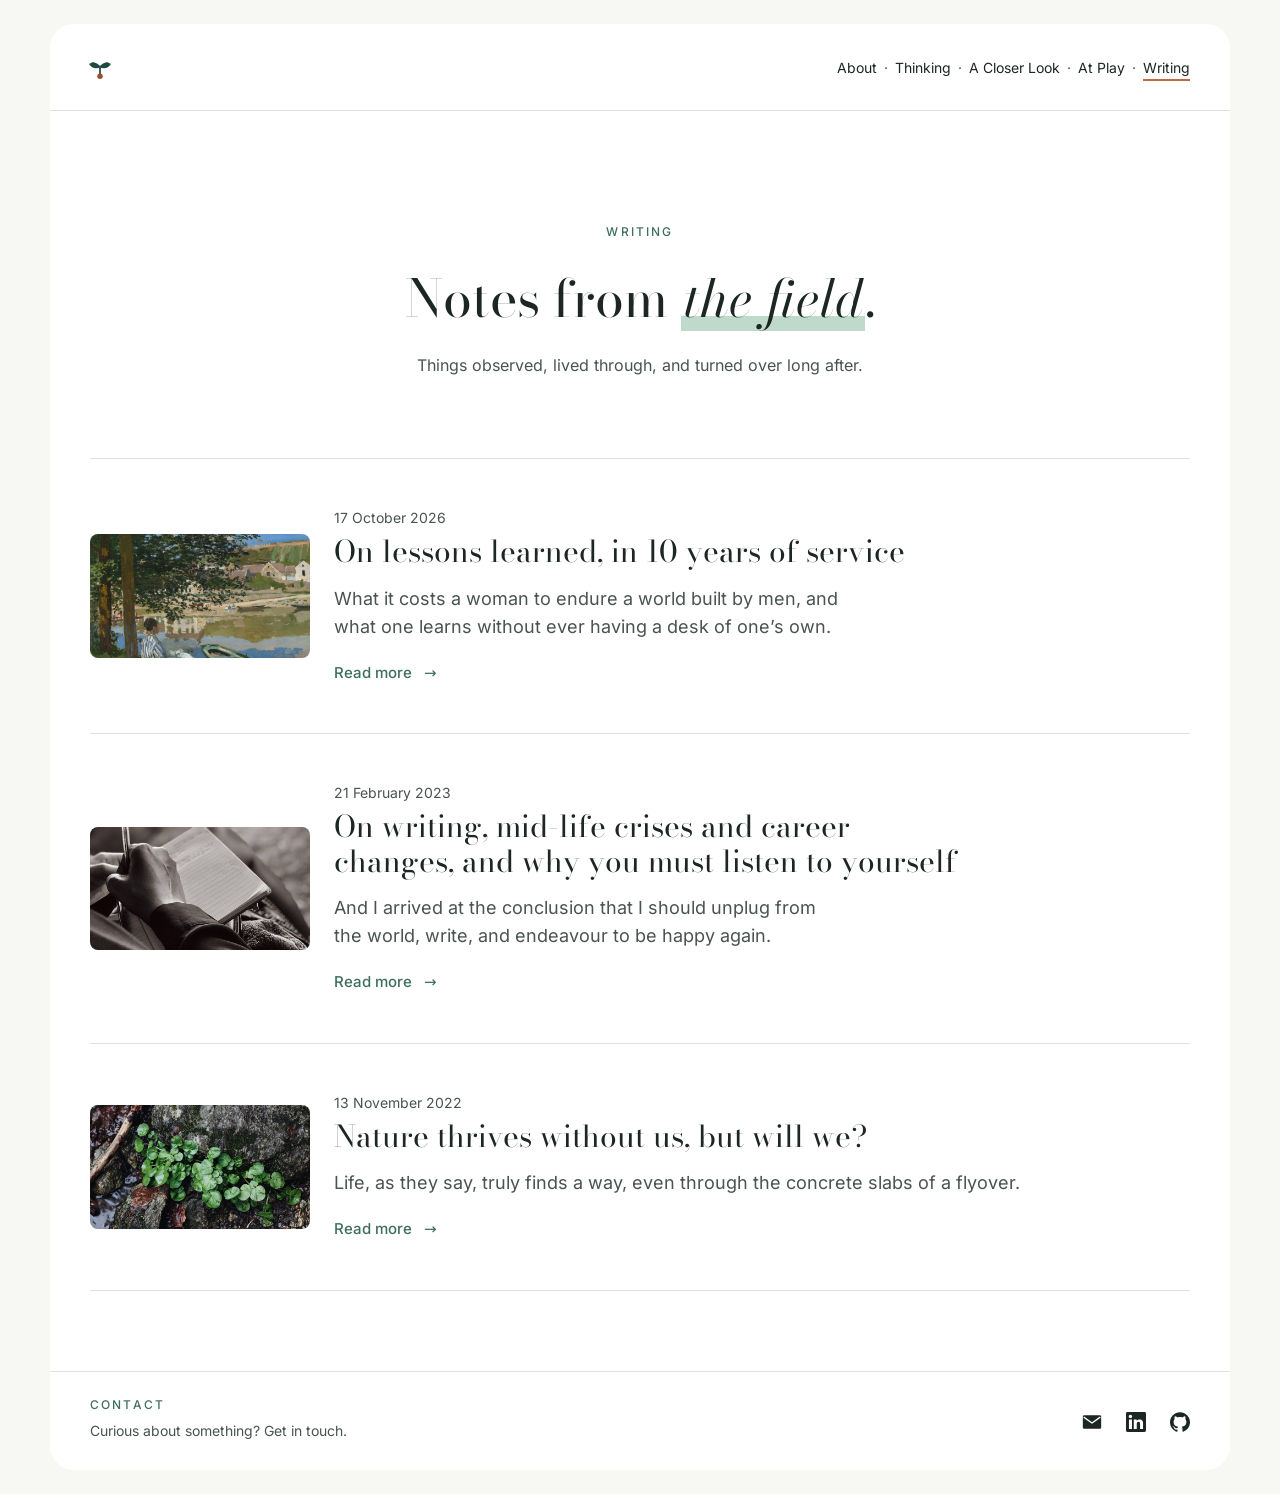
<file: writing.html>
<!doctype html>
<html lang="en-GB">
<head>
  <meta charset="utf-8">
  <meta name="viewport" content="width=device-width, initial-scale=1">
  <title>Writing · Nora Ramli</title>
  <meta name="description" content="Notes from the field: essays by Nora Ramli. Things observed, lived through, and turned over long after.">
  <!-- Share tags: how the page looks when a link is shared (e.g. on LinkedIn). The image address must be the full published address. -->
  <meta property="og:type" content="website">
  <meta property="og:site_name" content="Nora Ramli">
  <meta property="og:title" content="Writing · Nora Ramli">
  <meta property="og:description" content="Notes from the field: essays by Nora Ramli. Things observed, lived through, and turned over long after.">
  <meta property="og:image" content="https://noraramli.github.io/assets/img/share.png">
  <meta property="og:image:width" content="1200">
  <meta property="og:image:height" content="630">
  <meta property="og:image:alt" content="Nora Ramli: sustainability risk, governance and reporting. A reader, writer and keen observer of life.">
  <!-- ?v= is the date of the last style or script change: a new date makes browsers fetch the new files, never mixing an old style sheet with a new page. Change it on every page together. -->
  <link rel="stylesheet" href="assets/styles.css?v=2026-11-08b">
  <!-- Favicon: a white Bodoni N on forest green -->
  <link rel="icon" type="image/png" sizes="32x32" href="assets/img/favicon-32.png">
  <link rel="icon" type="image/png" sizes="16x16" href="assets/img/favicon-16.png">
  <link rel="apple-touch-icon" href="assets/img/apple-touch-icon.png">
</head>
<body class="page-writing">
  <a class="skip-link" href="#main">Skip to content</a>

  <div class="shell">
    <!-- Header: repeated on every page; change all pages together -->
    <header class="site-header wrap">
      <a class="wordmark" href="index.html"><svg class="wm-seed" viewBox="0 0 16 20" aria-hidden="true" focusable="false"><path class="wm-stem" pathLength="1" d="M8 16V9"/><path class="wm-leaf" d="M8 9q-5-5-8-2q3 4 8 2z"/><path class="wm-leaf" d="M8 9q5-5 8-2q-3 4-8 2z"/><circle class="wm-seed-dot" cx="8" cy="16.5" r="2.2"/></svg><span class="wm-reveal">Nora Ramli</span></a>
      <!-- Phone menu: assets/site.js shows this button below 768px; without JavaScript the links stay visible -->
      <button class="menu-toggle" type="button" aria-expanded="false" aria-controls="site-nav" hidden>Menu</button>
      <nav class="site-nav" id="site-nav" aria-label="Main">
        <ul>
          <li><a href="about.html">About</a></li>
          <li><a href="thinking.html">Thinking</a></li>
          <li><a href="casefiles.html">A Closer Look</a></li>
          <li><a href="at-play.html">At Play</a></li>
          <li><a href="writing.html" aria-current="page">Writing</a></li>
        </ul>
      </nav>
    </header>

    <main id="main">
      <!-- Hero: intro in Nora's words -->
      <section class="section hero wrap" aria-labelledby="hero-title">
        <p class="eyebrow">Writing</p>
        <h1 id="hero-title">Notes from <span class="mark">the field</span>.</h1>
        <p class="hero-lede">Things observed, lived through, and turned over long after.</p>
      </section>

      <!-- Essays, newest first (CLAUDE.md §4.5). Links open in a new tab.
           No full essays on the site: thumbnail, date, title, a pulled line, a link out. No teasers.
           Thumbnails: the picture used in each essay; free stock or public domain only, never of Nora (CLAUDE.md §7). -->
      <section class="section wrap" aria-label="Essays">
        <div class="essays">
          <article class="essay" aria-labelledby="essay-lessons">
            <div class="essay-thumb">
              <img src="assets/img/essay-lessons-thumb.jpg" width="800" height="450" loading="lazy"
                   alt="Detail of a Claude Monet painting: a woman in a striped dress sits on a riverbank under trees, looking across the water to a village, a green rowing boat moored below.">
            </div>
            <div class="essay-body">
              <p class="essay-meta"><time datetime="2026-10-17">17 October 2026</time></p>
              <h2 id="essay-lessons" class="essay-title"><a href="https://www.linkedin.com/pulse/lessons-learned-10-years-service-nora-ramli-vwdtc/" target="_blank" rel="noopener">On lessons learned, in 10 years of service</a></h2>
              <blockquote class="essay-pull"><p>What it costs a woman to endure a world built by men, and what one learns without ever having a desk of one’s own.</p></blockquote>
              <a class="text-link" href="https://www.linkedin.com/pulse/lessons-learned-10-years-service-nora-ramli-vwdtc/" target="_blank" rel="noopener">Read more<span class="visually-hidden">: On lessons learned, in 10 years of service (opens in a new tab)</span> <span aria-hidden="true">→</span></a>
            </div>
          </article>

          <article class="essay" aria-labelledby="essay-midlife">
            <div class="essay-thumb">
              <img src="assets/img/essay-midlife-thumb.jpg" width="800" height="531" loading="lazy"
                   alt="Black-and-white photograph of a hand holding a pen over a small lined notebook.">
            </div>
            <div class="essay-body">
              <p class="essay-meta"><time datetime="2023-02-21">21 February 2023</time></p>
              <h2 id="essay-midlife" class="essay-title"><a href="https://www.linkedin.com/pulse/writing-mid-life-crises-career-changes-why-you-must-listen-nora-ramli/" target="_blank" rel="noopener">On writing, <span class="nowrap">mid-life</span> crises and career changes, and why you must listen to yourself</a></h2>
              <blockquote class="essay-pull"><p>And I arrived at the conclusion that I should unplug from the world, write, and endeavour to be happy again.</p></blockquote>
              <a class="text-link" href="https://www.linkedin.com/pulse/writing-mid-life-crises-career-changes-why-you-must-listen-nora-ramli/" target="_blank" rel="noopener">Read more<span class="visually-hidden">: On writing, mid-life crises and career changes, and why you must listen to yourself (opens in a new tab)</span> <span aria-hidden="true">→</span></a>
            </div>
          </article>

          <article class="essay" aria-labelledby="essay-nature">
            <div class="essay-thumb">
              <img src="assets/img/essay-nature-thumb.jpg" width="800" height="450" loading="lazy"
                   alt="Small round green leaves growing between wet, mossy rocks and fallen leaves.">
            </div>
            <div class="essay-body">
              <p class="essay-meta"><time datetime="2022-11-13">13 November 2022</time></p>
              <h2 id="essay-nature" class="essay-title"><a href="https://www.linkedin.com/pulse/nature-thrives-without-us-we-nora-ramli/" target="_blank" rel="noopener">Nature thrives without us, but will we?</a></h2>
              <blockquote class="essay-pull"><p>Life, as they say, truly finds a way, even through the concrete slabs of a flyover.</p></blockquote>
              <a class="text-link" href="https://www.linkedin.com/pulse/nature-thrives-without-us-we-nora-ramli/" target="_blank" rel="noopener">Read more<span class="visually-hidden">: Nature thrives without us, but will we? (opens in a new tab)</span> <span aria-hidden="true">→</span></a>
            </div>
          </article>
        </div>
      </section>
    </main>

    <!-- Footer: repeated on every page; change all pages together -->
    <footer class="site-footer wrap" id="contact">
      <div class="footer-invite">
        <h2 class="eyebrow">Contact</h2>
        <p>Curious about something? Get in touch.</p>
      </div>
      <!-- LinkedIn and GitHub marks from Simple Icons (simpleicons.org), CC0; envelope drawn for this site -->
      <ul class="icon-links">
        <li>
          <a href="mailto:norah.ramli@gmail.com" aria-label="Email" title="norah.ramli@gmail.com">
            <svg viewBox="0 0 24 24" aria-hidden="true" focusable="false"><path d="M2.5 4h19A1.5 1.5 0 0 1 23 5.5v13a1.5 1.5 0 0 1-1.5 1.5h-19A1.5 1.5 0 0 1 1 18.5v-13A1.5 1.5 0 0 1 2.5 4z"/><path class="icon-cut" d="M2.5 6.5 12 13.25l9.5-6.75"/></svg>
          </a>
        </li>
        <li>
          <a href="https://www.linkedin.com/in/thisisnoraramli/" target="_blank" rel="me noopener" aria-label="LinkedIn (opens in a new tab)" title="LinkedIn">
            <svg viewBox="0 0 24 24" aria-hidden="true" focusable="false"><path d="M20.447 20.452h-3.554v-5.569c0-1.328-.027-3.037-1.852-3.037-1.853 0-2.136 1.445-2.136 2.939v5.667H9.351V9h3.414v1.561h.046c.477-.71 1.637-1.452 3.37-1.452 3.601 0 4.267 2.37 4.267 4.455v6.286zM5.337 7.433c-1.144 0-2.063-.926-2.063-2.065 0-1.138.92-2.063 2.063-2.063 1.14 0 2.064.925 2.064 2.063 0 1.139-.925 2.065-2.064 2.065zm1.782 13.019H3.555V9h3.564v11.452zM22.225 0H1.771C.792 0 0 .774 0 1.729v20.542C0 23.227.792 24 1.771 24h20.451C23.2 24 24 23.227 24 22.271V1.729C24 .774 23.2 0 22.222 0h.003z"/></svg>
          </a>
        </li>
        <li>
          <a href="https://github.com/noraramli" target="_blank" rel="me noopener" aria-label="GitHub (opens in a new tab)" title="GitHub">
            <svg viewBox="0 0 24 24" aria-hidden="true" focusable="false"><path d="M12 .297c-6.63 0-12 5.373-12 12 0 5.303 3.438 9.8 8.205 11.385.6.113.82-.258.82-.577 0-.285-.01-1.04-.015-2.04-3.338.724-4.042-1.61-4.042-1.61C4.422 18.07 3.633 17.7 3.633 17.7c-1.087-.744.084-.729.084-.729 1.205.084 1.838 1.236 1.838 1.236 1.07 1.835 2.809 1.305 3.495.998.108-.776.417-1.305.76-1.605-2.665-.3-5.466-1.332-5.466-5.93 0-1.31.465-2.38 1.235-3.22-.135-.303-.54-1.523.105-3.176 0 0 1.005-.322 3.3 1.23.96-.267 1.98-.399 3-.405 1.02.006 2.04.138 3 .405 2.28-1.552 3.285-1.23 3.285-1.23.645 1.653.24 2.873.12 3.176.765.84 1.23 1.91 1.23 3.22 0 4.61-2.805 5.625-5.475 5.92.42.36.81 1.096.81 2.22 0 1.606-.015 2.896-.015 3.286 0 .315.21.69.825.57C20.565 22.092 24 17.592 24 12.297c0-6.627-5.373-12-12-12"/></svg>
          </a>
        </li>
      </ul>
    </footer>
  </div>

  <script src="assets/site.js?v=2026-11-08b" defer></script>
</body>
</html>
</file>
<file: assets/styles.css>
/* ==========================================================================
   Nora Ramli — site styles
   All colours are defined once here as tokens (CLAUDE.md §5.1).
   Page styles must use the tokens, never raw colour values.
   ========================================================================== */

/* ---------- Fonts (stored in the site; no third-party requests) ---------- */

@font-face {
  font-family: "Bodoni Moda";
  src: url("fonts/bodoni-moda-latin-opsz-normal.woff2") format("woff2");
  font-weight: 400 900;
  font-style: normal;
  font-display: swap;
}

@font-face {
  font-family: "Bodoni Moda";
  src: url("fonts/bodoni-moda-latin-opsz-italic.woff2") format("woff2");
  font-weight: 400 900;
  font-style: italic;
  font-display: swap;
}

@font-face {
  font-family: "Inter";
  src: url("fonts/inter-latin-400-normal.woff2") format("woff2");
  font-weight: 400;
  font-style: normal;
  font-display: swap;
}

@font-face {
  font-family: "Inter";
  src: url("fonts/inter-latin-500-normal.woff2") format("woff2");
  font-weight: 500;
  font-style: normal;
  font-display: swap;
}

/* ---------- Tokens ---------- */

:root {
  /* Colours (§5.1) */
  --page: #F7F7F4;
  --surface: #FFFFFF;
  --ink: #1C2622;
  --ink-soft: #4A534F;
  --line: #DCE3DF;
  --accent: #3E6E5E;
  --mint-wash: #EFF5F1;
  --mint-mark: #BFDACB;
  --forest: #1E4A40;
  --forest-ink: #FFFFFF;
  --forest-soft: #A8C9BC;
  --forest-mark: #3F7A68;
  --terracotta: #C1693F;
  --terracotta-ink: #9C4E2A;

  /* Type (§5.2) */
  --serif: "Bodoni Moda", "Didot", "Bodoni 72", Georgia, serif;
  --sans: "Inter", system-ui, -apple-system, "Segoe UI", Roboto, sans-serif;
  --text-body: 16px;
  --text-masthead: 46px;
  --text-hero: 34px;
  --text-section: 24px;
  --text-small: 14px;
  --text-eyebrow: 12px;

  /* Layout (§5.6) */
  --content-max: 1100px;
  --text-max: 65ch;
  --gutter: 16px;
  --shell-radius: 24px;
  --section-gap: 72px;   /* space at the top of a page */
  --section-space: 56px; /* space between one section and the next */
}

@media (min-width: 768px) {
  :root {
    --text-masthead: 76px;
    --text-hero: 52px;
    --text-section: 30px;
    --gutter: 40px;
    --section-gap: 112px;
    --section-space: 80px;
  }
}

/* ---------- Base ---------- */

*,
*::before,
*::after {
  box-sizing: border-box;
}

html {
  -webkit-text-size-adjust: 100%;
  text-size-adjust: 100%;
}

body {
  margin: 0;
  background: var(--page);
  color: var(--ink-soft);
  font-family: var(--sans);
  font-size: var(--text-body);
  font-weight: 400;
  line-height: 1.6;
  overflow-wrap: break-word;
}

h1,
h2,
h3,
h4 {
  margin: 0;
  color: var(--ink);
  font-family: var(--serif);
  font-weight: 400;
  font-optical-sizing: auto;
  line-height: 1.15;
  text-wrap: balance; /* even line lengths, no stranded words */
}

h1 {
  font-size: var(--text-hero);
}

h2 {
  font-size: var(--text-section);
}

p {
  margin: 0;
  max-width: var(--text-max);
}

a {
  color: var(--accent);
  text-decoration-thickness: 1px;
  text-underline-offset: 3px;
  transition: color 0.2s ease;
}

a:hover {
  color: var(--ink);
}

/* Visible keyboard focus on everything that can be focused */
:focus-visible {
  outline: 2px solid var(--accent);
  outline-offset: 3px;
  border-radius: 4px;
}

/* Hidden visually, still read by screen readers */
.visually-hidden {
  position: absolute;
  width: 1px;
  height: 1px;
  margin: -1px;
  padding: 0;
  overflow: hidden;
  clip: rect(0 0 0 0);
  white-space: nowrap;
  border: 0;
}

.skip-link {
  position: absolute;
  top: 8px;
  left: 8px;
  z-index: 10;
  padding: 8px 14px;
  background: var(--forest);
  color: var(--forest-ink);
  border-radius: 8px;
  transform: translateY(-200%);
}

.skip-link:focus {
  transform: none;
}

/* ---------- Page shell (§5.4) ---------- */

.shell {
  max-width: calc(var(--content-max) + 2 * var(--gutter));
  min-height: calc(100vh - 16px);
  margin: 8px;
  background: var(--surface);
  border-radius: var(--shell-radius);
  overflow: hidden; /* keeps full-width bands inside the rounded corners */
  display: flex;
  flex-direction: column;
}

@media (min-width: 768px) {
  .shell {
    min-height: calc(100vh - 48px);
    margin: 24px auto;
    width: calc(100% - 48px);
  }
}

.shell > main {
  flex: 1;
}

/* Keeps content to the agreed width with side gutters */
.wrap {
  padding-left: var(--gutter);
  padding-right: var(--gutter);
}

/* ---------- Header (§5.4) ---------- */

.site-header {
  display: flex;
  flex-wrap: wrap;
  align-items: baseline;
  justify-content: space-between;
  gap: 8px 24px;
  padding-top: 22px;
  padding-bottom: 20px;
  border-bottom: 1px solid var(--line);
}

.wordmark {
  color: var(--ink);
  font-family: var(--serif);
  font-optical-sizing: auto;
  font-size: 22px;
  line-height: 1.2;
  text-decoration: none;
}

/* The unfurled name stays in ink, like the headings */
.wordmark:hover {
  color: var(--ink);
}

/* Home only: the masthead carries the name, so the header wordmark is hidden */
/* The seedling before the name: a warm seed with a forest stem and two leaves,
   the same on every page; pointing at it lifts the leaves and unfurls the name
   (gentle hover states, §5.7). */
.site-header {
  align-items: center;
}

.wordmark {
  display: inline-flex;
  align-items: center;
  gap: 8px;
  min-height: 44px;
}

.wm-seed {
  flex: 0 0 auto;
  width: 18px;
  height: 23px;
  overflow: visible;
}

.wm-seed-dot {
  fill: var(--terracotta-ink);
}

/* Every page: the seedling stands grown; pointing at the name lifts the leaves a little */
.wm-stem {
  fill: none;
  stroke: var(--forest);
  stroke-width: 1.4;
  stroke-linecap: round;
}

.wm-leaf {
  fill: var(--forest);
  stroke: var(--forest);
  stroke-width: 1;
  stroke-linejoin: round;
  transform-origin: 8px 9px;
  transition: transform 0.4s ease;
}

.wordmark:hover .wm-leaf:nth-of-type(2),
.wordmark:focus-visible .wm-leaf:nth-of-type(2) {
  transform: rotate(14deg) scale(1.08);
}

.wordmark:hover .wm-leaf:nth-of-type(3),
.wordmark:focus-visible .wm-leaf:nth-of-type(3) {
  transform: rotate(-14deg) scale(1.08);
}

/* A little room after the seedling, so pointing just past it still counts */
.wordmark {
  padding-right: 8px;
}

.wm-seed {
  width: 20px;
  height: 26px;
}

/* The name unfurls from the seedling when a visitor points at it (or reaches it by
   keyboard), and folds back in after. The same on every page and every device.
   The name stays readable to screen readers throughout. */
.wm-reveal {
  display: inline-block;
  max-width: 0;
  overflow: hidden;
  white-space: nowrap;
  opacity: 0;
  transform: translateX(-8px);
  transition: max-width 0.5s ease, opacity 0.35s ease, transform 0.5s ease;
}

.wordmark:hover .wm-reveal,
.wordmark:focus-visible .wm-reveal {
  max-width: 8em;
  opacity: 1;
  transform: none;
}

/* Home's one-off hint: the name starts out showing, then folds in (an agreed exception to §5.7) */
.seedling-hint .wm-reveal {
  max-width: 8em;
  opacity: 1;
  transform: none;
  transition: none;
}

.site-nav {
  margin-left: auto;
}

.site-nav ul {
  display: flex;
  flex-wrap: wrap;
  margin: 0;
  padding: 0;
  list-style: none;
  font-size: var(--text-small);
}

/* Middot separators between links */
.site-nav li + li::before {
  content: "·";
  padding: 0 0.5em;
  color: var(--ink-soft);
}

.site-nav a {
  color: var(--ink);
  text-decoration: none;
}

.site-nav a:hover {
  color: var(--accent);
}

/* Active page: a small terracotta underline (§5.1) */
.site-nav a[aria-current="page"] {
  text-decoration: underline;
  text-decoration-color: var(--terracotta);
  text-decoration-thickness: 2px;
  text-underline-offset: 6px;
}

/* Phone menu: below 768px a "Menu" button opens the links as a list of
   easy-to-tap rows. assets/site.js adds .has-menu; without it (no
   JavaScript) the links stay visible as above. */
.menu-toggle {
  display: none;
}

@media (max-width: 767px) {
  .site-header.has-menu {
    align-items: center;
  }

  .has-menu .menu-toggle {
    display: inline-flex;
    align-items: center;
    min-height: 44px;
    margin: -10px -4px -10px auto; /* a full tap area without making the header taller */
    padding: 0 4px;
    background: none;
    border: 0;
    color: var(--ink);
    cursor: pointer;
    font: inherit;
    font-size: var(--text-small);
    font-weight: 500;
  }

  .has-menu .menu-toggle:hover {
    color: var(--accent);
  }

  .has-menu .site-nav {
    display: none;
    flex-basis: 100%;
    margin-left: 0;
  }

  .has-menu.is-open .site-nav {
    display: block;
  }

  .has-menu .site-nav ul {
    display: block;
    margin-top: 6px;
    font-size: var(--text-body);
  }

  .has-menu .site-nav li {
    border-top: 1px solid var(--line);
  }

  .has-menu .site-nav li + li::before {
    content: none;
  }

  .has-menu .site-nav a {
    display: block;
    padding: 12px 0;
  }

  /* The current page keeps its terracotta underline, set a little closer */
  .has-menu .site-nav a[aria-current="page"] {
    text-underline-offset: 5px;
  }
}

/* ---------- Eyebrow (§5.4) ---------- */

.eyebrow {
  margin: 0 0 14px;
  color: var(--accent);
  font-family: var(--sans);
  font-size: var(--text-eyebrow);
  font-weight: 500;
  letter-spacing: 0.18em;
  line-height: 1.5;
  text-transform: uppercase;
}

.nowrap {
  white-space: nowrap;
}

/* On narrow screens, turns a middot into a clean line break
   so no dot is left hanging at the end of a line */
@media (max-width: 479px) {
  .sep-break {
    display: block;
    height: 0;
    overflow: hidden;
  }
}

/* ---------- Signature headline highlighter (§5.3) ---------- */
/* A thick soft band sitting low behind the italic phrase. */

.mark {
  font-style: italic;
  padding: 0 0.04em;
  background-image: linear-gradient(
    to bottom,
    transparent 72%,
    var(--mint-mark) 72%,
    var(--mint-mark) 91%,
    transparent 91%
  );
  -webkit-box-decoration-break: clone;
  box-decoration-break: clone;
}

/* ---------- Sections ---------- */

.section {
  padding-top: var(--section-gap);
  padding-bottom: var(--section-space);
}

/* Consecutive sections share one gap rather than doubling it */
.section + .section {
  padding-top: 0;
}

.hero {
  text-align: center;
}

.hero p {
  margin-left: auto;
  margin-right: auto;
}

.hero h1 {
  margin-bottom: 24px;
}

/* Same breathing room above the masthead as below it */
.hero .eyebrow {
  margin-bottom: 28px;
}

/* Home masthead: the name set large, like a newspaper front page */
.hero .masthead {
  margin-bottom: 28px;
  font-size: var(--text-masthead);
  line-height: 1;
  letter-spacing: 0.01em;
}

/* Home intro: a short motto under the masthead, in Bodoni italic */
.hero .hero-intro {
  max-width: 34em;
  color: var(--ink-soft);
  font-family: var(--serif);
  font-optical-sizing: auto;
  font-style: italic;
  font-size: 20px;
  line-height: 1.45;
  text-wrap: balance; /* evens out line lengths so no word is left alone */
}

@media (min-width: 768px) {
  .hero .hero-intro {
    font-size: 22px;
  }
}

/* Page intro under a hero headline (e.g. About): a narrower, centred column */
.hero .hero-lede {
  max-width: 36em;
}

.hero .hero-links {
  justify-content: center;
  margin-top: 28px;
}

/* ---------- One field, one year: the Monet series ---------- */

.series {
  margin: 0;
}

/* Small label above the painting, so visitors know how to read it */
.series-eyebrow {
  max-width: none;
  margin-bottom: 24px;
  text-align: center;
}

/* Bridge from the paintings to How I work: a short centred paragraph */
.series-bridge {
  max-width: 48em; /* wide enough for two lines on desktop */
  margin: 32px auto 0;
  text-align: center;
  text-wrap: balance;
}

/* The stage keeps the shape of the widest painting, so the page never
   jumps when the painting changes. Narrower paintings sit centred on white,
   always whole: never cropped. */
.viewer-stage {
  max-width: 900px;
  margin: 0 auto;
  aspect-ratio: 1.693;
}

.viewer-link {
  display: block;
  width: 100%;
  height: 100%;
}

.viewer-image {
  display: block;
  width: 100%;
  height: 100%;
  object-fit: contain;
  transition: opacity 0.2s ease;
}

.viewer-image.is-changing {
  opacity: 0;
}

/* Title of the painting on show */
.viewer-now {
  margin: 12px auto 0;
  color: var(--ink-soft);
  font-size: 13px;
  line-height: 1.5;
  text-align: center;
}

/* Thumbnails: the four seasons, one chosen at a time */
.viewer-thumbs {
  display: flex;
  justify-content: center;
  gap: 10px;
  margin-top: 18px;
}

.viewer-thumbs button {
  display: flex;
  flex-direction: column;
  align-items: center;
  gap: 5px;
  min-width: 44px; /* comfortable tap area on phones */
  padding: 0 0 5px;
  background: none;
  border: 0;
  border-bottom: 2px solid transparent;
  border-radius: 0;
  color: var(--ink-soft);
  font: inherit;
  font-size: 11px;
  line-height: 1.3;
  cursor: pointer;
}

/* The chosen season: a small terracotta mark (one of the agreed uses, §5.1) */
.viewer-thumbs button[aria-pressed="true"] {
  border-bottom-color: var(--terracotta);
  color: var(--ink);
}

/* Only the little pictures fade, so the labels stay easy to read */
.viewer-thumbs img {
  display: block;
  width: auto;
  height: 32px;
  opacity: 0.5;
  transition: opacity 0.2s ease;
}

.viewer-thumbs button:hover img {
  opacity: 0.85;
}

.viewer-thumbs button[aria-pressed="true"] img {
  opacity: 1;
}

@media (min-width: 768px) {
  .viewer-thumbs {
    gap: 14px;
  }

  .viewer-thumbs img {
    height: 40px;
  }
}

.series figcaption {
  margin-top: 28px;
  text-align: center;
}

.series figcaption p {
  margin-left: auto;
  margin-right: auto;
}

.series-caption {
  color: var(--ink);
  font-family: var(--serif);
  font-optical-sizing: auto;
  font-style: italic;
  font-size: 20px;
  line-height: 1.45;
  text-wrap: balance;
}

@media (min-width: 768px) {
  .series-caption {
    font-size: 22px;
  }
}

.series figcaption .series-credit {
  max-width: none;
  text-wrap: balance;
  margin-top: 6px;
  font-size: 13px;
  line-height: 1.5;
}

/* ---------- Mint panel (§5.4) ---------- */

.panel-mint {
  padding: 28px 20px;
  background: var(--mint-wash);
  border-radius: 16px;
}

@media (min-width: 768px) {
  .panel-mint {
    padding: 44px 48px 48px;
  }
}

.panel-mint > .eyebrow {
  margin-bottom: 24px;
}

/* ---------- How I work: three principles ---------- */

.principles {
  display: grid;
  gap: 28px;
}

@media (min-width: 900px) {
  .principles {
    grid-template-columns: repeat(3, 1fr);
    gap: 40px;
  }
}

/* Small arrow link, e.g. "More on how I think →" */
.text-link {
  display: inline-flex;
  align-items: center;
  gap: 6px;
  margin-top: 32px;
  color: var(--accent);
  font-size: 15px;
  font-weight: 500;
  text-decoration: none;
}

.text-link:hover {
  color: var(--ink);
  text-decoration: underline;
}

.text-link span {
  transition: transform 0.2s ease;
}

.text-link:hover span {
  transform: translateX(3px);
}

.principle h3 {
  margin-bottom: 10px;
  font-size: 24px;
  line-height: 1.2;
}

/* ---------- Forest band (§5.4) ---------- */
/* Full width of the page card, white text. Once or twice per page at most. */

.band-forest {
  padding-top: 64px;
  padding-bottom: 64px;
  background: var(--forest);
  color: var(--forest-ink);
}

@media (min-width: 768px) {
  .band-forest {
    padding-top: 88px;
    padding-bottom: 88px;
  }
}

/* A band directly after a section keeps the normal gap above it */
.band-forest + .section {
  padding-top: var(--section-space);
}

.band-forest h2,
.band-forest h3 {
  color: var(--forest-ink);
}

.band-forest .eyebrow {
  color: var(--forest-soft);
}

/* On forest, the highlighter uses the darker green mark (§5.3) */
.band-forest .mark {
  background-image: linear-gradient(
    to bottom,
    transparent 72%,
    var(--forest-mark) 72%,
    var(--forest-mark) 91%,
    transparent 91%
  );
}

/* ---------- Outlined card on forest (§5.4) ---------- */

.card-outline {
  padding: 24px 20px;
  border: 1px solid color-mix(in srgb, var(--forest-soft) 45%, transparent);
  border-radius: 16px;
}

@media (min-width: 768px) {
  .card-outline {
    padding: 32px;
  }
}

.card-outline p {
  margin: 0 0 24px;
}

/* A small label naming what the card is about, e.g. "Plate I · Sustainability governance" */
.card-outline .eyebrow {
  margin-bottom: 10px;
}

/* ---------- Tags (§5.5) ---------- */
/* Italic, dashed outline, small radius. Not used on Home; kept for later pages. */

.tags {
  display: flex;
  flex-wrap: wrap;
  gap: 8px;
  margin: 0;
  padding: 0;
  list-style: none;
}

.tag {
  display: inline-block;
  padding: 3px 10px;
  border: 1px dashed currentColor;
  border-radius: 6px;
  font-size: 13px;
  font-style: italic;
  line-height: 1.5;
}

.band-forest .tag {
  color: var(--forest-soft);
}

/* ---------- Buttons (§5.4) ---------- */
/* On light backgrounds: forest with white text. On forest: white with ink text. */

.button {
  display: inline-flex;
  align-items: center;
  gap: 8px;
  padding: 11px 18px;
  background: var(--forest);
  color: var(--forest-ink);
  border-radius: 10px;
  font-size: 15px;
  font-weight: 500;
  line-height: 1.2;
  text-decoration: none;
  transition: background-color 0.2s ease, color 0.2s ease;
}

.button span {
  transition: transform 0.2s ease;
}

.button:hover {
  color: var(--forest-ink);
  background: var(--accent);
}

.button:hover span {
  transform: translateX(3px);
}

.button-light {
  background: var(--surface);
  color: var(--ink);
}

.button-light:hover {
  background: var(--mint-wash);
  color: var(--ink);
}

/* Keyboard focus stays visible on the dark band */
.band-forest :focus-visible {
  outline-color: var(--forest-ink);
}

/* ---------- Featured case file (Home) ---------- */

.featured {
  display: grid;
  gap: 32px;
  align-items: center;
}

@media (min-width: 900px) {
  .featured {
    grid-template-columns: 1fr 1fr;
    gap: 56px;
  }
}

.featured-head h2 {
  max-width: 18em;
}

/* ---------- Editorial index (Home: More work) ---------- */
/* A contents-page list: one line per piece, fine rules between. */

.index-list {
  margin: 0;
  padding: 0;
  list-style: none;
  border-top: 1px solid var(--line);
}

.index-list li {
  border-bottom: 1px solid var(--line);
}

.index-list a {
  display: grid;
  grid-template-columns: 1fr auto;
  gap: 6px 16px;
  padding: 20px 0;
  color: inherit;
  text-decoration: none;
}

.index-meta {
  grid-column: 1 / -1;
  color: var(--accent);
  font-size: 12px;
  font-weight: 500;
  letter-spacing: 0.18em;
  line-height: 1.5;
  text-transform: uppercase;
}

.index-body {
  display: block;
}

.index-title {
  display: block;
  color: var(--ink);
  font-family: var(--serif);
  font-optical-sizing: auto;
  font-size: 20px;
  line-height: 1.25;
  transition: color 0.2s ease;
}

.index-teaser {
  display: block;
  margin-top: 4px;
  font-size: 15px;
}

/* Small terracotta arrows (an agreed use, §5.1) */
.index-arrow {
  align-self: center;
  color: var(--terracotta);
  transition: transform 0.2s ease;
}

.index-list a:hover .index-title {
  color: var(--accent);
}

.index-list a:hover .index-arrow {
  transform: translateX(3px);
}

/* Wider screens: label column on the left, title and teaser in the middle */
@media (min-width: 768px) {
  .index-list a {
    grid-template-columns: 220px 1fr auto;
    gap: 24px;
    align-items: baseline;
    padding: 24px 0;
  }

  .index-meta {
    grid-column: auto;
  }

  .index-title {
    font-size: 22px;
  }
}

/* ---------- Teaser strip (Home: Writing) ---------- */
/* Text on the left, button on the right; stacked on phones. */

.teaser {
  display: flex;
  flex-direction: column;
  align-items: flex-start;
  gap: 20px;
}

@media (min-width: 768px) {
  .teaser {
    flex-direction: row;
    align-items: center;
    justify-content: space-between;
    gap: 40px;
  }
}

.teaser-title {
  font-size: 22px;
  line-height: 1.25;
}

.teaser-title a {
  color: inherit;
  text-decoration: none;
}

.teaser-title a:hover {
  color: var(--accent);
}

.teaser-meta {
  margin-top: 6px;
  font-size: 15px;
}

.teaser .button {
  flex-shrink: 0;
}

/* ---------- The route (About): a five-stop timeline ---------- */
/* Phones and tablets: runs down the page. Desktop: runs across.
   Past stops are mint dots on a fine line; the last stop is "now",
   in terracotta (an agreed use, §5.1). */

/* Down the page, the list sits in a centred column under the centred hero */
.route {
  max-width: 26rem;
  margin: 0 auto;
  padding: 0;
  list-style: none;
}

.route li {
  position: relative;
  padding: 0 0 28px 32px;
}

.route li:last-child {
  padding-bottom: 0;
}

/* The dot: drawn above the line, so the line passes behind it */
.route li::before {
  content: "";
  position: absolute;
  z-index: 1;
  top: 6px;
  left: 0;
  width: 12px;
  height: 12px;
  border-radius: 50%;
  background: var(--mint-mark);
}

/* The line joining this dot to the next */
.route li:not(:last-child)::after {
  content: "";
  position: absolute;
  z-index: 0;
  top: 18px;
  bottom: -6px;
  left: 5.5px;
  width: 1px;
  background: var(--line);
}

.route-name {
  color: var(--ink);
  font-family: var(--serif);
  font-optical-sizing: auto;
  font-size: 18px;
  line-height: 1.3;
}

.route-note {
  margin-top: 4px;
  font-size: 14px;
  line-height: 1.55;
  text-wrap: balance;
}

/* The "now" stop: terracotta dot, with a soft ring that pulses twice
   when the page opens, then rests (an agreed exception to §5.7) */
.route li.route-now::before {
  background: var(--terracotta);
  animation: route-pulse 2.4s ease-out 0.6s 2;
}

@keyframes route-pulse {
  0% {
    box-shadow: 0 0 0 0 color-mix(in srgb, var(--terracotta) 50%, transparent);
  }
  100% {
    box-shadow: 0 0 0 10px color-mix(in srgb, var(--terracotta) 0%, transparent);
  }
}

.route-now .route-name {
  color: var(--terracotta-ink);
}

@media (min-width: 900px) {
  .route {
    max-width: none;
    display: grid;
    grid-template-columns: repeat(5, 1fr);
    text-align: center;
  }

  .route li,
  .route li:last-child {
    padding: 32px 10px 0;
  }

  .route li::before {
    top: 0;
    left: 50%;
    transform: translateX(-50%);
  }

  /* The line runs from this dot's centre to the next one's */
  .route li:not(:last-child)::after {
    top: 5.5px;
    bottom: auto;
    left: 50%;
    width: 100%;
    height: 1px;
  }

  .route p {
    margin-left: auto;
    margin-right: auto;
  }
}

/* ---------- The middle child (About): a short scene beside a Monet painting ---------- */
/* Phones: painting above the text, full width. Wider screens: painting on
   the left, scene on the right. The painting is never cropped. */

.moment {
  display: grid;
  gap: 24px;
  align-items: start; /* label lines up with the top of the painting */
}

.moment-art {
  margin: 0;
}

.moment-art img {
  display: block;
  width: 100%;
  height: auto;
}

.moment-art figcaption {
  margin-top: 8px;
  font-size: 13px;
  line-height: 1.5;
}

.moment-text .eyebrow {
  margin-bottom: 10px;
}

.moment-text p + p {
  margin-top: 16px;
}

@media (min-width: 768px) {
  .moment {
    grid-template-columns: 300px minmax(0, 1fr);
    gap: 40px;
  }
}

/* Desktop: a larger painting and a text column of a similar weight */
@media (min-width: 1000px) {
  .moment {
    grid-template-columns: 420px minmax(0, 34em);
    gap: 56px;
  }
}

/* ---------- What I believe (About): forest band ---------- */

.believe .eyebrow {
  margin-bottom: 16px;
}

.believe h2 {
  max-width: 24em;
  margin-bottom: 16px;
  line-height: 1.25;
}

.believe h2 + p {
  color: var(--forest-soft);
}

/* The essay card: title in Bodoni, a small line beneath, then the white button */
.believe-essay .believe-essay-title {
  margin: 0;
  color: var(--forest-ink);
  font-family: var(--serif);
  font-optical-sizing: auto;
  font-size: 22px;
  line-height: 1.3;
}

.believe-essay .believe-essay-meta {
  margin: 8px 0 24px;
  color: var(--forest-soft);
  font-size: 14px;
}

/* ---------- Currently (About): reading, writing, thinking about ---------- */
/* Three short entries, each above a fine rule; side by side on wider screens. */

.currently {
  display: grid;
  gap: 24px;
  margin: 0;
}

.currently > div {
  padding-top: 16px;
  border-top: 1px solid var(--line);
}

.currently dt {
  margin-bottom: 6px;
  color: var(--ink);
  font-family: var(--serif);
  font-optical-sizing: auto;
  font-size: 20px;
  line-height: 1.3;
}

.currently dd {
  margin: 0;
  text-wrap: pretty; /* no single word left alone on the last line */
}

.currently-updated {
  margin-top: 24px;
  font-size: 13px;
}

@media (min-width: 768px) {
  .currently {
    grid-template-columns: repeat(3, 1fr);
    gap: 40px;
  }
}

/* ---------- One question, four lenses (Thinking) ---------- */
/* A flood in seven steps on a forest band. Choosing a lens lights the steps
   it looks at and dims the rest; the panel beneath explains the lens. */

.page-thinking .hero .hero-lede {
  max-width: 42.5em; /* about 680px */
}

.lens-study h2 {
  max-width: 20em;
}

/* The invitation to choose a lens: white, so it stands apart from the flood paragraph above */
.lens-hint {
  margin-top: 14px;
  color: var(--forest-ink);
}

/* The flood in a public event (December 2021), with its source beneath */
.lens-event {
  max-width: 640px;
  margin-top: 14px;
  color: var(--forest-soft);
}

.lens-source {
  margin-top: 6px;
  color: var(--forest-soft);
  font-size: 13px;
}

.lens-source + .lens-hint {
  margin-top: 20px;
}

/* Lens buttons: pills that wrap on small screens */
.lens-buttons {
  display: flex;
  flex-wrap: wrap;
  gap: 10px;
  margin-top: 28px;
}

.lens-buttons button {
  min-height: 44px;
  padding: 10px 18px;
  background: transparent;
  color: var(--forest-ink);
  border: 1px solid var(--forest-soft);
  border-radius: 999px;
  font: inherit;
  font-size: 15px;
  font-weight: 500;
  line-height: 1.3;
  cursor: pointer;
  transition: background-color 0.2s ease, color 0.2s ease;
}

.lens-buttons button:hover {
  background: color-mix(in srgb, var(--forest-soft) 15%, transparent);
}

.lens-buttons button[aria-pressed="true"] {
  background: var(--mint-mark);
  border-color: var(--mint-mark);
  color: var(--ink);
}

/* The chain: seven cards joined by arrows. Phones: one under another,
   arrows pointing down. Tablets: two to a row. Desktop: four, then three. */
.chain {
  --arrow: 28px; /* room for the arrow after each card */
  display: flex;
  flex-wrap: wrap;
  row-gap: 0;
  margin: 36px 0 0;
  padding: 0;
  list-style: none;
}

.step {
  position: relative;
  width: 100%;
  margin-bottom: var(--arrow);
  padding: 18px 18px 20px;
  background: var(--page);
  border: 1px dashed transparent;
  border-radius: 14px;
  color: var(--ink-soft);
  transition: background-color 0.2s ease, border-color 0.2s ease, color 0.2s ease;
}

.step:last-child {
  margin-bottom: 0;
}

/* The arrow to the next card */
.step:not(:last-child)::after {
  content: "↓";
  position: absolute;
  left: 50%;
  bottom: calc(-1 * var(--arrow));
  width: var(--arrow);
  margin-left: calc(-0.5 * var(--arrow));
  color: var(--forest-soft);
  font-size: 15px;
  line-height: var(--arrow);
  text-align: center;
}

@media (min-width: 600px) {
  .chain {
    row-gap: 16px;
  }

  .step {
    width: calc(50% - var(--arrow));
    margin: 0 var(--arrow) 0 0;
  }

  .step:not(:last-child)::after {
    content: "→";
    left: 100%;
    top: 50%;
    bottom: auto;
    margin: -0.75em 0 0;
  }
}

@media (min-width: 1000px) {
  .step {
    width: calc(25% - var(--arrow));
  }
}

.step-icon {
  display: block;
  width: 32px;
  height: 32px;
  margin-bottom: 10px;
  fill: none;
  stroke: currentColor;
  stroke-width: 1.75;
  stroke-linecap: round;
  stroke-linejoin: round;
  color: var(--terracotta); /* lit cards only: an agreed exception (§5.1) */
  transition: color 0.2s ease;
}

.band-forest .step-title {
  margin-bottom: 6px;
  color: var(--ink);
  font-size: 20px;
  line-height: 1.25;
  transition: color 0.2s ease;
}

.step-text {
  font-size: 14px;
  line-height: 1.5;
}

/* Dim: an outline only, in pale mint */
.step.is-dim {
  background: transparent;
  border-color: color-mix(in srgb, var(--forest-soft) 55%, transparent);
  color: var(--forest-soft);
}

.step.is-dim .step-icon,
.band-forest .step.is-dim .step-title {
  color: var(--forest-soft);
}

/* The loop: back from the public purse to the next flood */
.loop {
  display: flex;
  align-items: center;
  gap: 12px;
  max-width: none;
  margin-top: 24px;
  padding: 12px 20px;
  border: 1px solid var(--mint-mark);
  border-radius: 16px; /* a full pill from tablet width, once it fits on one line */
  color: var(--forest-ink);
  font-size: 15px;
  line-height: 1.45;
  transition: border-color 0.2s ease, color 0.2s ease;
}

@media (min-width: 768px) {
  .loop {
    border-radius: 999px;
  }
}

.loop-icon {
  flex-shrink: 0;
  width: 22px;
  height: 22px;
  fill: none;
  stroke: currentColor;
  stroke-width: 1.75;
  stroke-linecap: round;
  stroke-linejoin: round;
}

.loop.is-dim {
  border-style: dashed;
  border-color: color-mix(in srgb, var(--forest-soft) 55%, transparent);
  color: var(--forest-soft);
}

/* The lens panel: name on the left, question and text on the right */
.lens-panel {
  margin-top: 40px;
  padding-top: 32px;
  border-top: 1px solid color-mix(in srgb, var(--forest-soft) 40%, transparent);
}

.lens-view {
  display: grid;
  gap: 16px;
}

.lens-view[hidden] {
  display: none;
}

.lens-name .eyebrow {
  margin-bottom: 8px;
}

.band-forest .lens-name h3 {
  font-size: var(--text-section);
  line-height: 1.2;
}

/* One line on what the lens is, under its name: small italic sans */
.lens-tagline {
  max-width: 26em;
  margin-top: 10px;
  color: var(--forest-soft);
  font-size: var(--text-small);
  font-style: italic;
  line-height: 1.5;
  text-wrap: pretty;
}

.lens-body p {
  color: var(--forest-soft);
}

.band-forest .lens-body .lens-question {
  margin-bottom: 10px;
  color: var(--forest-ink);
  font-family: var(--serif);
  font-optical-sizing: auto;
  font-style: italic;
  font-size: 22px;
  line-height: 1.35;
}

/* In practice: one line on what Nora does with the lens, a shade brighter */
.band-forest .lens-body .lens-practice {
  margin-top: 14px;
  color: var(--forest-ink);
}

/* Invert, invert, invert: the last word turned upside down */
.word-flip {
  display: inline-block;
  position: relative;
  top: 0.14em; /* turning it over lifts it; this sets it back on the line */
  transform: rotate(180deg);
}

/* "In practice" link: a small outlined pill */
.pill-link {
  display: inline-flex;
  align-items: center;
  gap: 8px;
  min-height: 44px;
  margin-top: 22px;
  padding: 10px 18px;
  border: 1px solid var(--forest-soft);
  border-radius: 999px;
  color: var(--forest-ink);
  font-size: 15px;
  font-weight: 500;
  line-height: 1.3;
  text-decoration: none;
  transition: background-color 0.2s ease;
}

.pill-link:hover {
  background: var(--forest-mark);
  color: var(--forest-ink);
}

.pill-link span {
  transition: transform 0.2s ease;
}

.pill-link:hover span {
  transform: translateX(3px);
}

@media (min-width: 768px) {
  .lens-view {
    grid-template-columns: 220px minmax(0, 1fr);
    gap: 24px;
  }
}

/* Where I land: one statement in a mint card */
/* A quiet close: body-size text, then one line in Bodoni italic */
.land-statement {
  text-wrap: pretty;
}

.land-statement + .land-statement {
  margin-top: 12px;
}

/* The closing line: the statement ends on it, in Bodoni italic */
.land-coda {
  margin-top: 14px;
  color: var(--ink);
  font-family: var(--serif);
  font-optical-sizing: auto;
  font-style: italic;
  font-size: 20px; /* the smallest comfortable size for Bodoni (§5.2) */
  line-height: 1.4;
  text-wrap: balance;
}

@media (min-width: 768px) {
  .land-coda {
    font-size: 22px;
  }
}

/* ---------- Essays (Writing) ---------- */
/* One essay per row, fine rules between.
   Phones: thumbnail above the essay. Wider screens: in a narrow left column. */

.essays {
  border-top: 1px solid var(--line);
}

.essay {
  display: grid;
  gap: 12px;
  padding: 36px 0;
  border-bottom: 1px solid var(--line);
}

@media (min-width: 768px) {
  .essay {
    grid-template-columns: 220px minmax(0, 1fr);
    align-items: center; /* thumbnail centred beside the text */
    gap: 24px;
    padding: 48px 0;
  }
}

/* Thumbnail: the picture used in each essay. Fills its column,
   always in the same 16:9 frame so the rows line up. */
.essay-thumb img {
  display: block;
  width: 100%;
  height: auto;
  aspect-ratio: 16 / 9;
  object-fit: cover;
  border-radius: 8px;
}

/* The date, above the title */
.essay-body .essay-meta {
  margin-bottom: 6px;
  color: var(--ink-soft);
  font-size: var(--text-small);
  line-height: 1.5;
}

.essay-title {
  margin-bottom: 16px;
  max-width: 22em;
}

.essay-title a {
  color: inherit;
  text-decoration: none;
}

.essay-title a:hover {
  color: var(--accent);
}

/* The pulled line: Nora's own words, in Inter, a little larger than body text */
.essay-pull {
  margin: 0;
  color: var(--ink-soft);
  font-family: var(--sans);
  font-size: 17px;
  line-height: 1.55;
}

.essay-body .essay-pull p {
  text-wrap: balance; /* two even lines rather than a stray word */
}

@media (min-width: 768px) {
  .essay-pull {
    font-size: 18px;
  }
}

.essay-body p {
  text-wrap: pretty; /* no single word left alone on the last line */
}

.essay-body p + p {
  margin-top: 8px;
}

.essay .text-link {
  margin-top: 20px;
}

/* ---------- The cases (A Closer Look) ---------- */
/* Four cards. The featured case (and CASE-04, so the grid ends evenly) span
   the full width with the diagram on the left; the others sit two to a row
   from 900px, and in one column below that.
   "Read the case" opens a detail panel inside the card; an open card in the
   two-column grid widens to the full row. Without JavaScript, all are open. */

.page-cases .hero .cases-lede {
  max-width: 640px;
}

.case-grid {
  display: grid;
  gap: 24px;
}

@media (min-width: 900px) {
  .case-grid {
    grid-template-columns: repeat(2, minmax(0, 1fr));
  }

  .case-card.is-featured,
  .case-card.is-wide,
  .case-card.is-open {
    grid-column: 1 / -1;
  }
}

.case-card {
  display: flex;
  flex-direction: column;
  padding: 24px 20px;
  background: var(--surface);
  border: 1px solid var(--line);
  border-radius: 20px;
  scroll-margin-top: 24px; /* breathing room when arriving from Home or Thinking */
}

@media (min-width: 768px) {
  .case-card {
    padding: 36px;
  }
}

/* The diagram: centred, above a fine rule on the half-width cards */
.case-figure {
  display: flex;
  justify-content: center;
  padding-bottom: 24px;
  margin-bottom: 24px;
  border-bottom: 1px solid var(--line);
}

/* Text column: the footer row is pushed to the bottom,
   so cards in the same row line up */
.case-main {
  display: flex;
  flex: 1;
  flex-direction: column;
}

.case-label {
  margin-bottom: 10px;
}

.case-card h2 {
  margin-bottom: 14px;
  font-size: var(--text-section);
}

.case-desc {
  text-wrap: pretty;
}

/* What changed: below a dashed rule, a small terracotta label, then the outcome */
.case-changed {
  margin-top: 20px;
  padding-top: 18px;
  border-top: 1px dashed var(--mint-mark);
}

.case-changed-label {
  margin-bottom: 6px;
  color: var(--terracotta-ink);
  font-size: var(--text-eyebrow);
  font-weight: 500;
  letter-spacing: 0.18em;
  line-height: 1.5;
  text-transform: uppercase;
}

.case-changed-label + p {
  color: var(--ink);
}

/* Footer row: lens pill on the left, Read the case on the right */
.case-foot {
  display: flex;
  flex-wrap: wrap;
  align-items: center;
  justify-content: space-between;
  gap: 12px 16px;
  margin-top: auto;
  padding-top: 28px;
}

/* Lens pill: a soft mint pill linking to the lens on Thinking */
.lens-pill {
  display: inline-block; /* keeps the space before the upside-down "invert" */
  padding: 12px 18px; /* with the line height, a 44px tap target */
  background: color-mix(in srgb, var(--mint-mark) 45%, var(--surface));
  border-radius: 999px;
  color: var(--forest);
  font-size: var(--text-small);
  font-weight: 500;
  line-height: 20px;
  text-decoration: none;
  transition: background-color 0.2s ease;
}

.lens-pill:hover {
  background: var(--mint-mark);
  color: var(--forest);
}

/* Read the case: a text button */
.case-toggle {
  display: inline-flex;
  align-items: center;
  gap: 6px;
  min-height: 44px;
  margin-left: auto;
  padding: 0 4px;
  background: none;
  border: 0;
  color: var(--accent);
  cursor: pointer;
  font: inherit;
  font-size: 15px;
  font-weight: 500;
}

.case-toggle:hover {
  color: var(--ink);
  text-decoration: underline;
  text-underline-offset: 3px;
}

.case-toggle[hidden] {
  display: none;
}

/* The detail panel: what was done, and lessons learnt */
.case-detail {
  display: grid;
  gap: 24px;
  margin-top: 24px;
  padding: 24px 20px;
  background: var(--mint-wash);
  border-radius: 16px;
}

.case-detail[hidden] {
  display: none;
}

.case-card.is-open .case-detail {
  animation: case-open 0.2s ease;
}

@keyframes case-open {
  from {
    opacity: 0;
    transform: translateY(-4px);
  }
}

@media (min-width: 768px) {
  .case-detail {
    grid-template-columns: minmax(0, 3fr) minmax(0, 2fr);
    gap: 40px;
    padding: 32px 36px;
  }
}

.case-detail-label {
  margin-bottom: 12px;
  color: var(--accent);
  font-family: var(--sans);
  font-size: var(--text-eyebrow);
  font-weight: 500;
  letter-spacing: 0.18em;
  line-height: 1.5;
  text-transform: uppercase;
}

.case-did ul {
  display: grid;
  gap: 10px;
  margin: 0;
  padding: 0;
  list-style: none;
}

/* Each point with a small terracotta dot */
.case-did li {
  position: relative;
  padding-left: 20px;
}

.case-did li::before {
  content: "";
  position: absolute;
  top: 0.62em;
  left: 2px;
  width: 7px;
  height: 7px;
  background: var(--terracotta);
  border-radius: 50%;
}

.case-learnt p {
  color: var(--ink);
  font-family: var(--serif);
  font-optical-sizing: auto;
  font-style: italic;
  font-size: 20px;
  line-height: 1.4;
}

/* A line still to come: shown in body style, like every placeholder */
.case-learnt p.is-placeholder {
  color: var(--ink-soft);
  font-family: var(--sans);
  font-style: normal;
  font-size: var(--text-body);
  line-height: 1.6;
}

/* Wide cards (featured and CASE-04): diagram on the left, text on the right.
   The detail panel runs across the bottom. Stacked below 900px. */
@media (min-width: 900px) {
  .case-card.is-featured,
  .case-card.is-wide {
    display: grid;
    grid-template-columns: minmax(0, 300px) minmax(0, 1fr);
    column-gap: 40px;
  }

  .case-card.is-featured .case-detail,
  .case-card.is-wide .case-detail {
    grid-column: 1 / -1;
  }

  .case-card.is-wide .case-figure {
    align-items: center;
    padding: 0 40px 0 0;
    margin: 0;
    border-bottom: 0;
    border-right: 1px solid var(--line);
  }
}

/* The featured diagram sits in a pale mint panel */
.case-card.is-featured .case-figure {
  --diagram-fill: var(--mint-wash);
  align-items: center;
  padding: 24px 16px;
  background: var(--mint-wash);
  border-bottom: 0;
  border-radius: 16px;
}

@media (min-width: 768px) {
  .case-card.is-featured h2 {
    font-size: 38px;
  }
}

@media (min-width: 900px) {
  .case-card.is-featured .case-figure {
    margin-bottom: 0;
  }
}

/* The small line drawings */
.diagram {
  display: block;
  width: 240px;
  max-width: 100%;
  height: auto;
  overflow: visible;
}

.is-featured .diagram {
  width: 300px;
}

.diagram .d-line {
  fill: none;
  stroke: var(--forest);
  stroke-width: 1.75;
}

.diagram .d-thin {
  stroke-width: 1.5;
}

.diagram .d-node {
  fill: var(--forest);
}

.diagram .d-dot {
  fill: var(--terracotta);
}

.diagram .d-shape {
  fill: var(--diagram-fill, var(--surface));
  stroke: var(--forest);
  stroke-width: 1.75;
}

.diagram .d-bar {
  stroke: var(--terracotta);
  stroke-width: 3;
  stroke-linecap: round;
}

.diagram .d-label {
  fill: var(--accent);
  font-family: var(--sans);
  font-size: 9px;
  font-weight: 500;
  letter-spacing: 1.5px;
}

.diagram .d-label-strong {
  fill: var(--ink);
  font-size: 10px;
}

.diagram .d-label-mark {
  fill: var(--terracotta-ink);
}

/* The drawings come alive when a case is opened.
   Each round plays in about two seconds, then rests; assets/site.js plays
   three rounds, then the drawing rests until the case is opened again. At rest, without JavaScript, or for visitors
   who reduce motion, the drawing is exactly as above: the moving parts are
   hidden and everything else is in place. Each part's start is set by --delay
   in casefiles.html. An agreed exception to the motion rule (§5.7). */

.diagram .d-pulse,
.diagram .d-traveller {
  opacity: 0;
}

.diagram .d-pulse {
  fill: none;
  stroke: var(--accent);
  stroke-width: 1.5;
}

.diagram .d-traveller {
  fill: var(--forest);
}

.diagram .d-pulse,
.diagram .d-pop,
.diagram .d-bar {
  transform-box: fill-box;
  transform-origin: center;
}

/* CASE-03: a cover in the background colour slides away to the right,
   so the three paths seem to draw themselves out from Today */
.diagram .d-wipe {
  fill: var(--diagram-fill, var(--surface));
  transform: scaleX(0);
  transform-box: fill-box;
  transform-origin: right;
}

.is-playing .diagram .d-wipe {
  animation: d-wipe 1.2s ease-in-out 0.15s backwards;
}

@keyframes d-wipe {
  from { transform: scaleX(1); }
  to { transform: scaleX(0); }
}

/* A dot appearing: grows in, just past full size, then settles */
.is-playing .diagram .d-pop {
  animation: d-pop 0.4s ease-out var(--delay, 0s) backwards;
}

@keyframes d-pop {
  from { opacity: 0; transform: scale(0); }
  70% { opacity: 1; transform: scale(1.3); }
}

/* CASE-01: a soft ring from the board, then each spoke draws outwards */
.is-playing .diagram .d-pulse {
  animation: d-pulse 1s ease-out 0.15s;
}

@keyframes d-pulse {
  from { opacity: 0.7; transform: scale(1); }
  to { opacity: 0; transform: scale(1.7); }
}

.is-playing .diagram .d-spoke {
  stroke-dasharray: 1;
  animation: d-draw 0.45s ease-out var(--delay, 0s) backwards;
}

@keyframes d-draw {
  from { stroke-dashoffset: 1; }
  to { stroke-dashoffset: 0; }
}

/* CASE-02: a dot travels once round the loop, lighting Draft, Check and
   Refine as it passes, and rests at the arrowhead before fading */
.diagram .d-orbit {
  transform-box: view-box;
  transform-origin: 120px 70px; /* the centre of the loop */
}

.is-playing .diagram .d-orbit {
  animation: d-orbit 2.1s linear 0.15s;
}

@keyframes d-orbit {
  from { opacity: 1; transform: rotate(0deg); }
  85% { opacity: 1; transform: rotate(240deg); }
  to { opacity: 0; transform: rotate(240deg); }
}

.is-playing .diagram .d-light {
  animation: d-light 0.3s ease-out var(--delay, 0s) backwards;
}

@keyframes d-light {
  from { opacity: 0.25; }
}

/* CASE-04: a dot runs from each way of going wrong and stops at its control,
   which gives a small start as it holds */
.is-playing .diagram .d-run {
  animation: d-run 1.1s ease-out var(--delay, 0s) backwards;
}

@keyframes d-run {
  from { opacity: 0; transform: translate(0, 0); }
  10% { opacity: 1; }
  70% { opacity: 1; transform: translate(var(--dx), var(--dy)); }
  to { opacity: 0; transform: translate(var(--dx), var(--dy)); }
}

.is-playing .diagram .d-bar {
  animation: d-hold 0.35s ease-out var(--delay, 0s);
}

@keyframes d-hold {
  50% { transform: scaleY(1.35); }
}

/* ---------- At Play ---------- */
/* One plate per game: the game framed like a painting, with notes pinned around it.
   Notes are index cards: white, a small terracotta pin, a slight tilt on wide screens. */

.page-play .hero .play-lede {
  max-width: 34em;
}

/* Mint band: the full width of the page card, like the forest band */
.band-mint {
  padding-top: 56px;
  padding-bottom: 64px;
  background: var(--mint-wash);
}

@media (min-width: 768px) {
  .band-mint {
    padding-top: 72px;
    padding-bottom: 88px;
  }
}

.band-mint + .section {
  padding-top: var(--section-space);
}

/* The shelf: a small picture of each game, standing on an ink-drawn shelf under the intro, in
   the sketchbook manner of the notes below. The chosen one lifts a little and takes the dark
   frame, with the highlighter under its title. */
.play-shelf {
  padding-bottom: 48px;
  text-align: center;
}

/* "Choose a game", as a handwritten aside, with a small ink arrow down to the pictures */
.shelf-hint {
  margin: 0 auto 10px;
  color: var(--ink);
  font-family: var(--serif);
  font-size: 22px;
  font-style: italic;
  line-height: 1.3;
}

.shelf-arrow {
  display: inline-block;
  width: 30px;
  height: 26px;
  margin-left: 8px;
  vertical-align: -14px;
  fill: none;
  stroke: var(--ink-soft);
  stroke-width: 1.4;
  stroke-linecap: round;
  stroke-linejoin: round;
}

/* The row of games. Sized for two; widen max-width as more are added. */
.shelf-list {
  position: relative;
  display: flex;
  flex-wrap: wrap;
  justify-content: center;
  gap: 20px 18px;
  width: 100%;
  max-width: 500px;
  margin: 0 auto;
  padding: 10px 20px 0;
  list-style: none;
  box-sizing: border-box;
}


/* Side by side even on a phone: each shares the row, up to 200px wide */
.shelf-list li {
  flex: 1 1 0;
  max-width: 200px;
  min-width: 0;
}

.shelf-item {
  display: flex;
  flex-direction: column;
  align-items: center;
  gap: 2px;
  color: var(--ink);
  text-decoration: none;
  border-radius: 12px;
}

/* Each picture stands on its part of the shelf; the parts meet across the gap, so it reads as one plank */
.shelf-stand {
  position: relative;
  display: block;
  width: 100%;
  margin-bottom: 18px;
  padding-bottom: 7px;
}

.shelf-stand::after {
  content: "";
  position: absolute;
  left: -10px;
  right: -10px;
  bottom: 0;
  height: 4px;
  border-top: 1.5px solid var(--ink-soft);
  border-bottom: 1px solid var(--ink-soft);
}

.shelf-mount {
  display: block;
  width: 100%;
  padding: 6px;
  background: var(--mint-mark);
  border-radius: 10px;
  box-shadow: 0 8px 14px -10px color-mix(in srgb, var(--forest) 55%, transparent);
  transition: background-color 0.2s ease, transform 0.2s ease, box-shadow 0.2s ease;
}

.shelf-mount img {
  display: block;
  width: 100%;
  height: auto;
  border-radius: 4px;
  image-rendering: pixelated;
}

.shelf-plate {
  color: var(--accent);
  font-family: var(--serif);
  font-size: 16px;
  font-style: italic;
  line-height: 1.3;
}

.shelf-title {
  font-family: var(--serif);
  font-size: 18px;
  font-weight: 500;
  line-height: 1.3;
  padding: 0 0.04em;
}

.shelf-item:hover .shelf-mount {
  background: var(--forest-mark);
  transform: translateY(-3px);
}

.shelf-item:focus-visible {
  outline: 2px solid var(--accent);
  outline-offset: 6px;
}

.shelf-item[aria-current="true"] .shelf-mount {
  background: var(--forest);
  box-shadow: 0 16px 22px -12px color-mix(in srgb, var(--forest) 70%, transparent);
  transform: translateY(-6px);
}

/* (On the inner span, line by line, so a title that wraps on a phone is marked on each line) */
.shelf-item[aria-current="true"] .shelf-title > span {
  background-image: linear-gradient(to bottom, transparent 72%, var(--mint-mark) 72%, var(--mint-mark) 91%, transparent 91%);
  -webkit-box-decoration-break: clone;
  box-decoration-break: clone;
}

@media (prefers-reduced-motion: reduce) {
  .shelf-mount { transition: none; }
}

/* With the shelf at work, only the chosen plate shows, fading in gently */
.has-shelf .play-plate[hidden] {
  display: none;
}

.has-shelf .play-plate.is-shown {
  animation: plate-in 0.3s ease;
}

@keyframes plate-in {
  from { opacity: 0; }
  to { opacity: 1; }
}

@media (prefers-reduced-motion: reduce) {
  .has-shelf .play-plate.is-shown { animation: none; }
}

/* One plate after another (without JavaScript): a fine rule between them, so each game reads as its own */
.play-plate + .play-plate {
  padding-top: 0;
}

.play-plate + .play-plate > .wrap {
  border-top: 1px solid var(--line);
  padding-top: 56px;
}

@media (min-width: 768px) {
  .play-plate + .play-plate > .wrap {
    padding-top: 72px;
  }
}

/* With the shelf, one plate shows at a time, so each keeps the band's own spacing */
.has-shelf .play-plate + .play-plate {
  padding-top: 56px;
}

.has-shelf .play-plate + .play-plate > .wrap {
  border-top: 0;
  padding-top: 0;
}

@media (min-width: 768px) {
  .has-shelf .play-plate + .play-plate {
    padding-top: 72px;
  }
}

.plate-head {
  display: flex;
  flex-wrap: wrap;
  align-items: flex-end;
  justify-content: space-between;
  gap: 8px 24px;
  margin-bottom: 36px;
}

.plate-meta {
  display: flex;
  flex-wrap: wrap;
  align-items: center;
  gap: 4px 10px;
  color: var(--ink-soft);
  font-size: var(--text-small);
}

.meta-item {
  display: inline-flex;
  align-items: center;
  gap: 6px;
}

/* Small line icons, drawn for the site */
.meta-icon {
  width: 18px;
  height: 18px;
  fill: none;
  stroke: var(--accent);
  stroke-width: 1.4;
  stroke-linecap: round;
  stroke-linejoin: round;
}

.meta-icon circle {
  fill: var(--accent);
  stroke: none;
}

.meta-icon + .meta-icon {
  margin-left: -4px;
}

/* On narrow screens the two halves stack, so no dot is left hanging */
@media (max-width: 479px) {
  .meta-sep {
    display: none;
  }
}

/* Phones and tablets: one column, in reading order (the game, then notes 1 to 4) */
.plate-grid {
  display: grid;
  gap: 28px;
}

/* The game and its caption travel together */
.game-block {
  display: flex;
  flex-direction: column;
  gap: 16px;
}

/* Wide screens: notes 1 and 2 on the left, the game and note 3 in the centre (twice as wide), note 4 on the right.
   Below 1200px the side columns grow too narrow, so the page keeps to one column. */
@media (min-width: 1200px) {
  .plate-grid {
    grid-template-columns: 1fr 2fr 1fr;
    grid-template-rows: auto auto auto 1fr; /* the last row soaks up spare height, so nothing gapes */
    grid-template-areas:
      "note1 game  note4"
      "note2 game  note4"
      "note2 note3 note4"
      "note2 .     note4";
    align-items: start;
    gap: 28px 32px;
  }

  .game-block { grid-area: game; }
  .note-1 { grid-area: note1; }
  .note-2 { grid-area: note2; }
  .note-3 { grid-area: note3; }
  .note-4 { grid-area: note4; }

  /* A plate with three notes (Plate II): Note 1 on the left, the game and Note 2 in the centre,
     Note 3 on the right */
  .plate-grid.grid-three-notes {
    grid-template-rows: auto auto 1fr;
    grid-template-areas:
      "note1 game  note3"
      "note1 note2 note3"
      "note1 .     note3";
  }
}

/* The game, in a forest-green mount. Nothing is laid over the picture. */
.game-mount {
  padding: 18px;
  background: var(--forest);
  border-radius: 14px;
  box-shadow: 0 14px 32px -18px color-mix(in srgb, var(--forest) 70%, transparent);
}

@media (min-width: 768px) {
  .game-mount {
    padding: 28px;
  }
}

.game-link {
  display: block;
  border-radius: 4px;
}

.band-mint .game-link:focus-visible {
  outline-color: var(--forest-ink);
}

.game-shot {
  display: block;
  width: 100%;
  height: auto;
  border-radius: 4px;
  background: color-mix(in srgb, var(--forest-ink) 8%, var(--forest));
  color: var(--forest-soft); /* the alt text, if the picture is missing */
  image-rendering: pixelated; /* keeps the pixel art crisp */
}

/* Under the frame: the caption on the left, the Play button on the right; the button wraps below on narrow screens */
.game-foot {
  display: flex;
  flex-wrap: wrap;
  align-items: center;
  justify-content: space-between;
  gap: 12px 20px;
}

.game-caption {
  flex: 1 1 14em; /* lets the caption wrap onto two lines before the button drops below it */
  font-size: var(--text-small);
}

.game-caption i {
  color: var(--ink);
}

.button-pill {
  min-height: 44px;
  border-radius: 999px;
}

/* A note: an index card with a pin */
.note {
  position: relative;
  padding: 26px 22px 22px;
  background: var(--surface);
  border: 1px solid var(--line);
  border-radius: 6px;
  box-shadow: 0 10px 24px -20px color-mix(in srgb, var(--ink) 60%, transparent);
  container-type: inline-size;
}

.note-pin {
  position: absolute;
  top: 10px;
  left: 50%;
  width: 10px;
  height: 10px;
  margin-left: -5px;
  background: var(--terracotta);
  border-radius: 50%;
}

.note-label {
  margin: 0 0 8px;
  color: var(--accent);
  font-size: var(--text-eyebrow);
  font-weight: 500;
  letter-spacing: 0.18em;
  line-height: 1.5;
  text-transform: uppercase;
}

.note h3 {
  margin-bottom: 12px;
  font-size: 22px;
}

.note p {
  font-size: 15px;
  line-height: 1.6;
}

/* A note with more than one paragraph: a little space between them */
.note p:not(.flip-kicker) + p:not(.note-source) {
  margin-top: 10px;
}

.note .note-source {
  margin-top: 14px;
  font-size: 13px;
  line-height: 1.5;
}

/* The forest variant (note 2): light text on green */
.note-forest {
  background: var(--forest);
  border-color: var(--forest);
  color: var(--forest-ink);
}

.note-forest .note-label {
  color: var(--forest-soft);
}

.note-forest h3 {
  color: var(--forest-ink);
}

.note-forest .note-source {
  color: var(--forest-soft);
}

.note-forest a {
  color: var(--forest-ink);
}

.note-forest a:hover {
  color: var(--forest-soft);
}

.note-forest :focus-visible {
  outline-color: var(--forest-ink);
}

.note-forest .mark {
  background-image: linear-gradient(
    to bottom,
    transparent 72%,
    var(--forest-mark) 72%,
    var(--forest-mark) 91%,
    transparent 91%
  );
}

/* A very slight tilt, alternating, on wide screens only */
@media (min-width: 1200px) {
  .note-1 { transform: rotate(-0.6deg); }
  .note-2 { transform: rotate(0.5deg); }
  .note-3 { transform: rotate(-0.4deg); }
  .note-4 { transform: rotate(0.7deg); }
}

/* Note 3: the sketch beside the text when the card is wide enough */
.note-split {
  display: flex;
  flex-direction: column;
  gap: 18px;
}

@container (min-width: 440px) {
  .note-split {
    display: grid;
    grid-template-columns: 44% 1fr;
    align-items: start;
    gap: 24px;
  }
}

/* Ink sketches, in the manner of an old encyclopaedia plate */
.note-figure {
  margin: 0;
}

.note-figure-ruled {
  margin: 4px 0 16px;
  padding: 14px 0 12px;
  border-top: 1px solid var(--line);
  border-bottom: 1px solid var(--line);
}

.note-figure figcaption {
  margin-top: 8px;
  color: var(--ink-soft);
  font-family: var(--serif);
  font-optical-sizing: auto;
  font-style: italic;
  font-size: 16px;
  line-height: 1.4;
}

.sketch {
  display: block;
  width: 100%;
  max-width: 280px;
  height: auto;
  margin: 0 auto;
}

.sketch .s-line,
.sketch .s-thin,
.sketch .s-seed,
.sketch .s-root,
.sketch .s-tide {
  fill: none;
  stroke: var(--ink-soft);
  stroke-linecap: round;
  stroke-linejoin: round;
}

.sketch .s-line { stroke-width: 1.3; }
.sketch .s-thin { stroke-width: 0.9; }
.sketch .s-seed { stroke-width: 2; }
.sketch .s-tide { stroke-width: 1; stroke-dasharray: 5 4; }
.sketch .s-root { stroke-width: 1; stroke-dasharray: 3 3; }

.sketch .s-fill {
  fill: var(--surface);
  stroke: var(--ink-soft);
  stroke-width: 1.2;
  stroke-linejoin: round;
}

.sketch .s-leader {
  fill: none;
  stroke: var(--terracotta);
  stroke-width: 0.8;
}

.sketch .s-arrow,
.sketch .s-arrow-head {
  fill: none;
  stroke: var(--terracotta);
  stroke-width: 1.3;
  stroke-linecap: round;
  stroke-linejoin: round;
}

.sketch .s-arrow {
  stroke-dasharray: 5 4;
}

.sketch .s-label {
  fill: var(--ink-soft);
  font-family: var(--sans);
  font-size: 11px;
  font-style: italic;
}

.note-flip [hidden] {
  display: none;
}

/* Notes with pages (2 and 4): arrows flip one page at a time. All pages share one space,
   so the card keeps the height of the longest. */
.flip-kicker {
  margin-bottom: 6px;
  color: var(--accent);
  font-style: italic;
}

.note p.flip-kicker,
.note p.flip-count {
  font-size: 13px;
}

.flip-page + .flip-page {
  margin-top: 20px; /* without JavaScript, the pages simply follow one another */
}

.is-flipping .flip-pages {
  display: grid;
}

.is-flipping .flip-page {
  grid-area: 1 / 1;
  margin-top: 0;
  visibility: hidden;
}

.is-flipping .flip-page.is-current {
  visibility: visible;
}

.flip-controls {
  display: flex;
  align-items: center;
  justify-content: space-between;
  gap: 12px;
  margin-top: 16px;
  padding-top: 12px;
  border-top: 1px solid var(--line);
}

.note p.flip-count {
  color: var(--ink-soft);
}

.flip-controls button {
  width: 44px;
  height: 44px;
  background: transparent;
  color: var(--ink);
  border: 1px solid var(--line);
  border-radius: 50%;
  font: 400 16px/1 var(--sans);
  cursor: pointer;
  transition: background-color 0.2s ease;
}

.flip-controls button:hover {
  background: var(--mint-wash);
}

.flip-controls button:disabled {
  opacity: 0.35;
  cursor: default;
  background: transparent;
}

/* On the forest card */
.note-forest .flip-kicker,
.note-forest p.flip-count {
  color: var(--forest-soft);
}

.note-forest .flip-controls {
  border-top-color: color-mix(in srgb, var(--forest-soft) 40%, transparent);
}

.note-forest .flip-controls button {
  color: var(--forest-ink);
  border-color: color-mix(in srgb, var(--forest-soft) 60%, transparent);
}

.note-forest .flip-controls button:hover {
  background: var(--forest-mark);
}

.note-forest .flip-controls button:disabled {
  background: transparent;
}

/* A hand-drawn pen stroke under a phrase, in terracotta (an agreed exception, §5.1).
   The colour is written into the drawing as #C1693F, the same as --terracotta;
   change both together. A phrase that breaks across lines gets a stroke on each line. */
.scribble {
  padding-bottom: 3px;
  background-image: url("data:image/svg+xml,%3Csvg xmlns='http://www.w3.org/2000/svg' viewBox='0 0 200 10' preserveAspectRatio='none'%3E%3Cpath d='M2 6C28 3 48 8 78 5.5S140 3 172 5.2 194 6.5 198 4.5' fill='none' stroke='%23C1693F' stroke-width='1.8' stroke-linecap='round' vector-effect='non-scaling-stroke'/%3E%3C/svg%3E");
  background-repeat: no-repeat;
  background-position: 0 100%;
  background-size: 100% 9px;
  -webkit-box-decoration-break: clone;
  box-decoration-break: clone;
}

/* A note on use: a short centred closing note */
.play-use {
  text-align: center;
}

.play-use h2 {
  margin-bottom: 14px;
  font-size: 24px;
}

.play-use p {
  max-width: 36em;
  margin: 0 auto;
}

/* ---------- Page not found (404) ---------- */

.not-found .button {
  margin-top: 32px;
}

/* ---------- Footer: contact block ---------- */

.site-footer {
  display: flex;
  flex-wrap: wrap;
  align-items: baseline;
  justify-content: space-between;
  gap: 8px 24px;
  padding-top: 24px;
  padding-bottom: 28px;
  border-top: 1px solid var(--line);
}

.site-footer {
  align-items: flex-end;
}

.site-footer .eyebrow {
  margin: 0 0 6px;
}

.footer-invite p {
  font-size: var(--text-small);
}

/* Contact icons: solid ink shapes, each with a comfortable tap area */
.icon-links {
  display: flex;
  gap: 4px;
  margin: 0 -10px 0 0;
  padding: 0;
  list-style: none;
}

.icon-links a {
  display: flex;
  align-items: center;
  justify-content: center;
  width: 40px;
  height: 40px;
  color: var(--ink);
  border-radius: 8px;
  transition: color 0.2s ease;
}

.icon-links a:hover {
  color: var(--accent);
}

.icon-links svg {
  width: 20px;
  height: 20px;
  fill: currentColor;
}

/* The envelope's flap, cut out of the solid shape in the background colour */
.icon-links .icon-cut {
  fill: none;
  stroke: var(--surface);
  stroke-width: 1.6;
  stroke-linecap: round;
  stroke-linejoin: round;
}

/* On phones the icons sit under the invitation, lined up with its text */
@media (max-width: 767px) {
  .icon-links {
    margin: 0 0 0 -10px;
  }
}

.contact-links {
  display: flex;
  flex-wrap: wrap;
  margin: 0;
  padding: 0;
  list-style: none;
  font-size: var(--text-small);
}

.contact-links li + li::before {
  content: "·";
  padding: 0 0.5em;
  color: var(--ink-soft);
}

.contact-links a {
  display: inline-block;
  padding: 14px 0; /* a comfortable tap area on phones... */
  margin: -14px 0; /* ...without moving the links or the lines around them */
  color: var(--ink);
  text-decoration: none;
}

.contact-links a:hover {
  color: var(--accent);
  text-decoration: underline;
}

/* ---------- Motion (§5.7) ---------- */

@media (prefers-reduced-motion: reduce) {
  *,
  *::before,
  *::after {
    transition: none !important;
    animation: none !important;
  }
}
</file>
